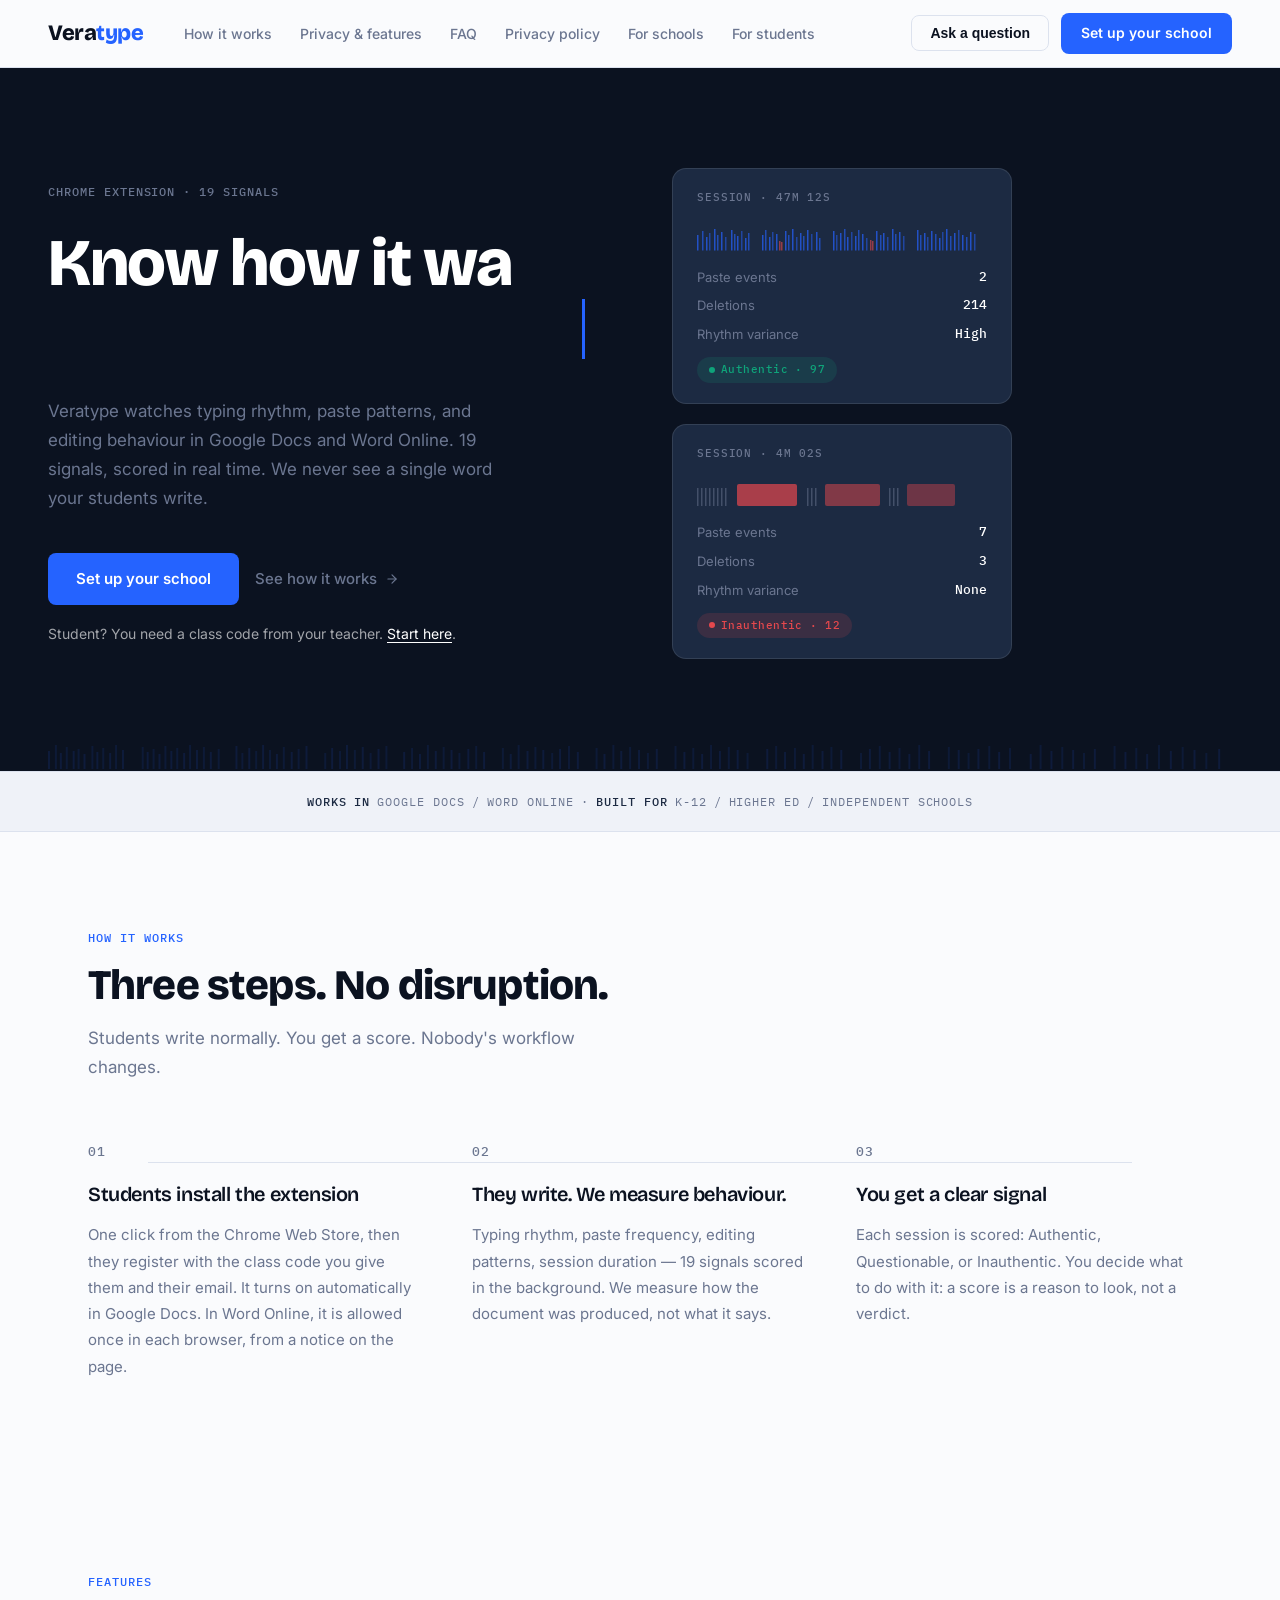
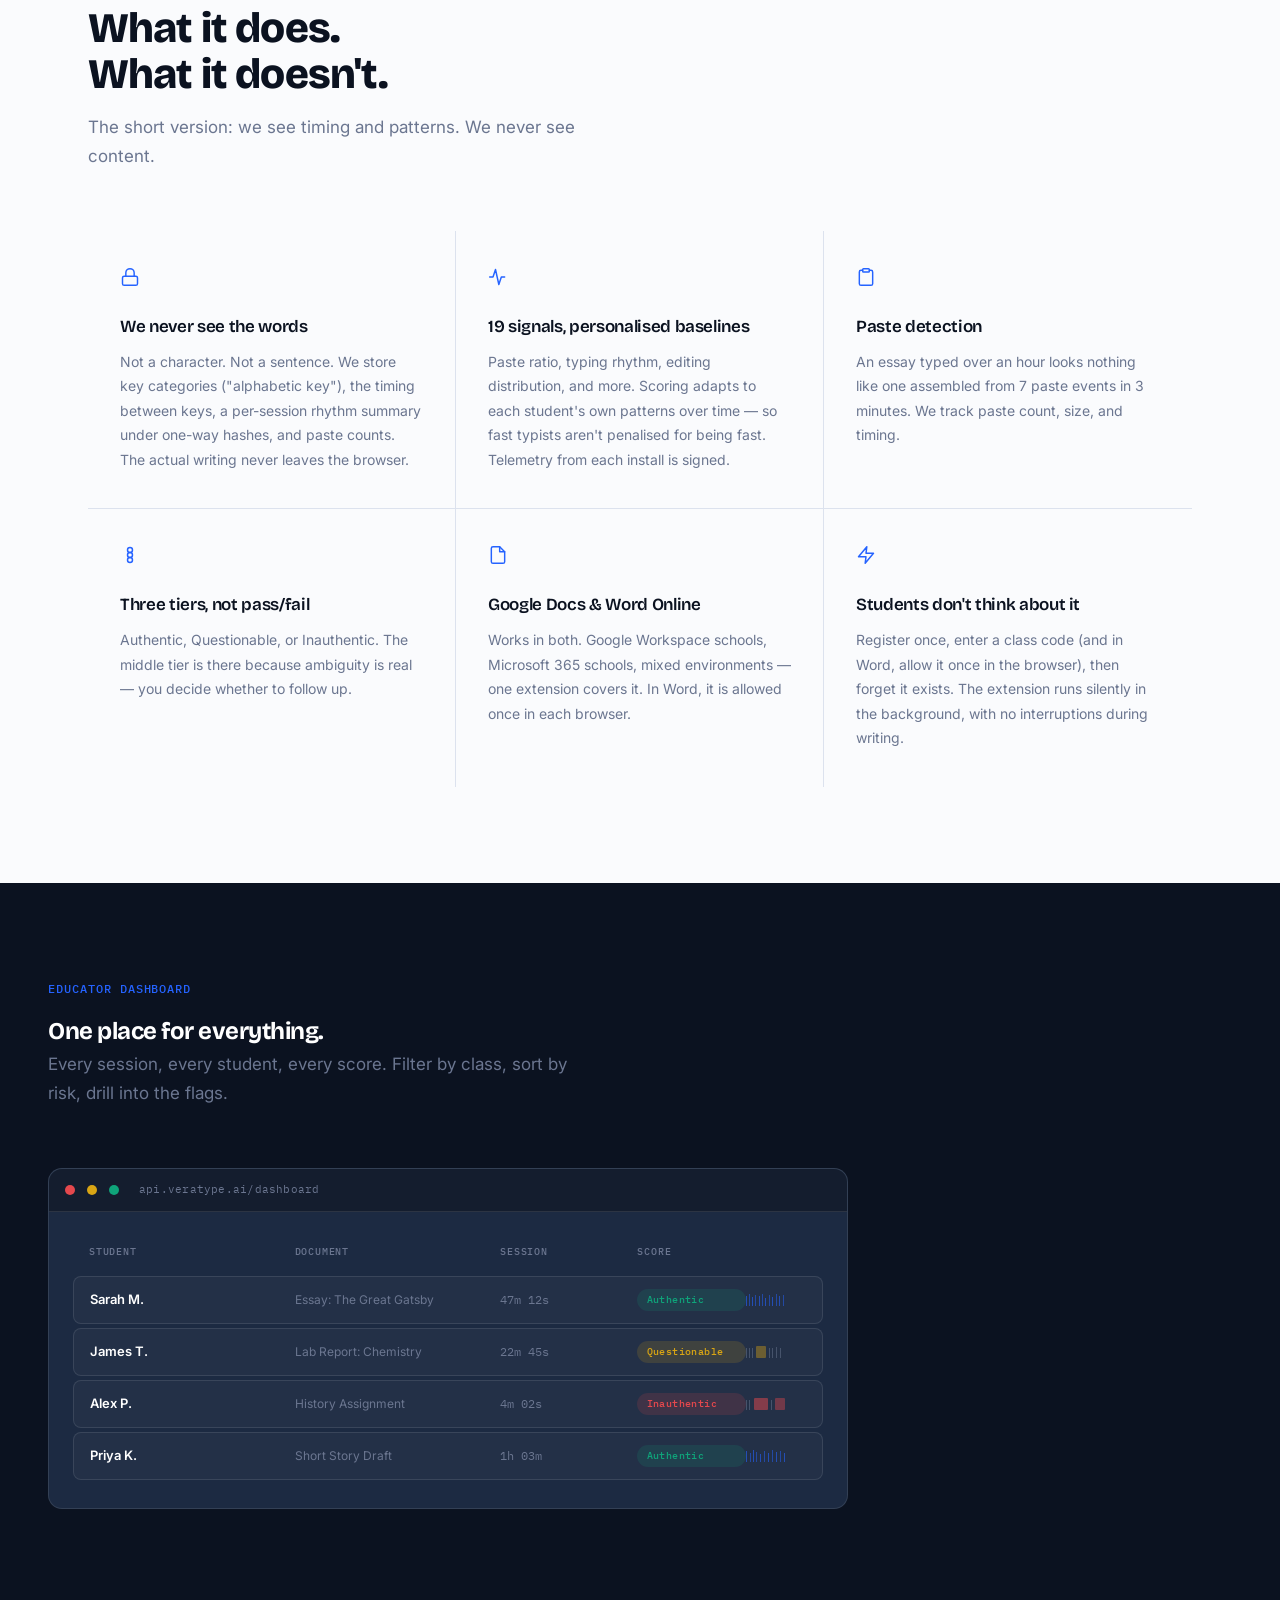
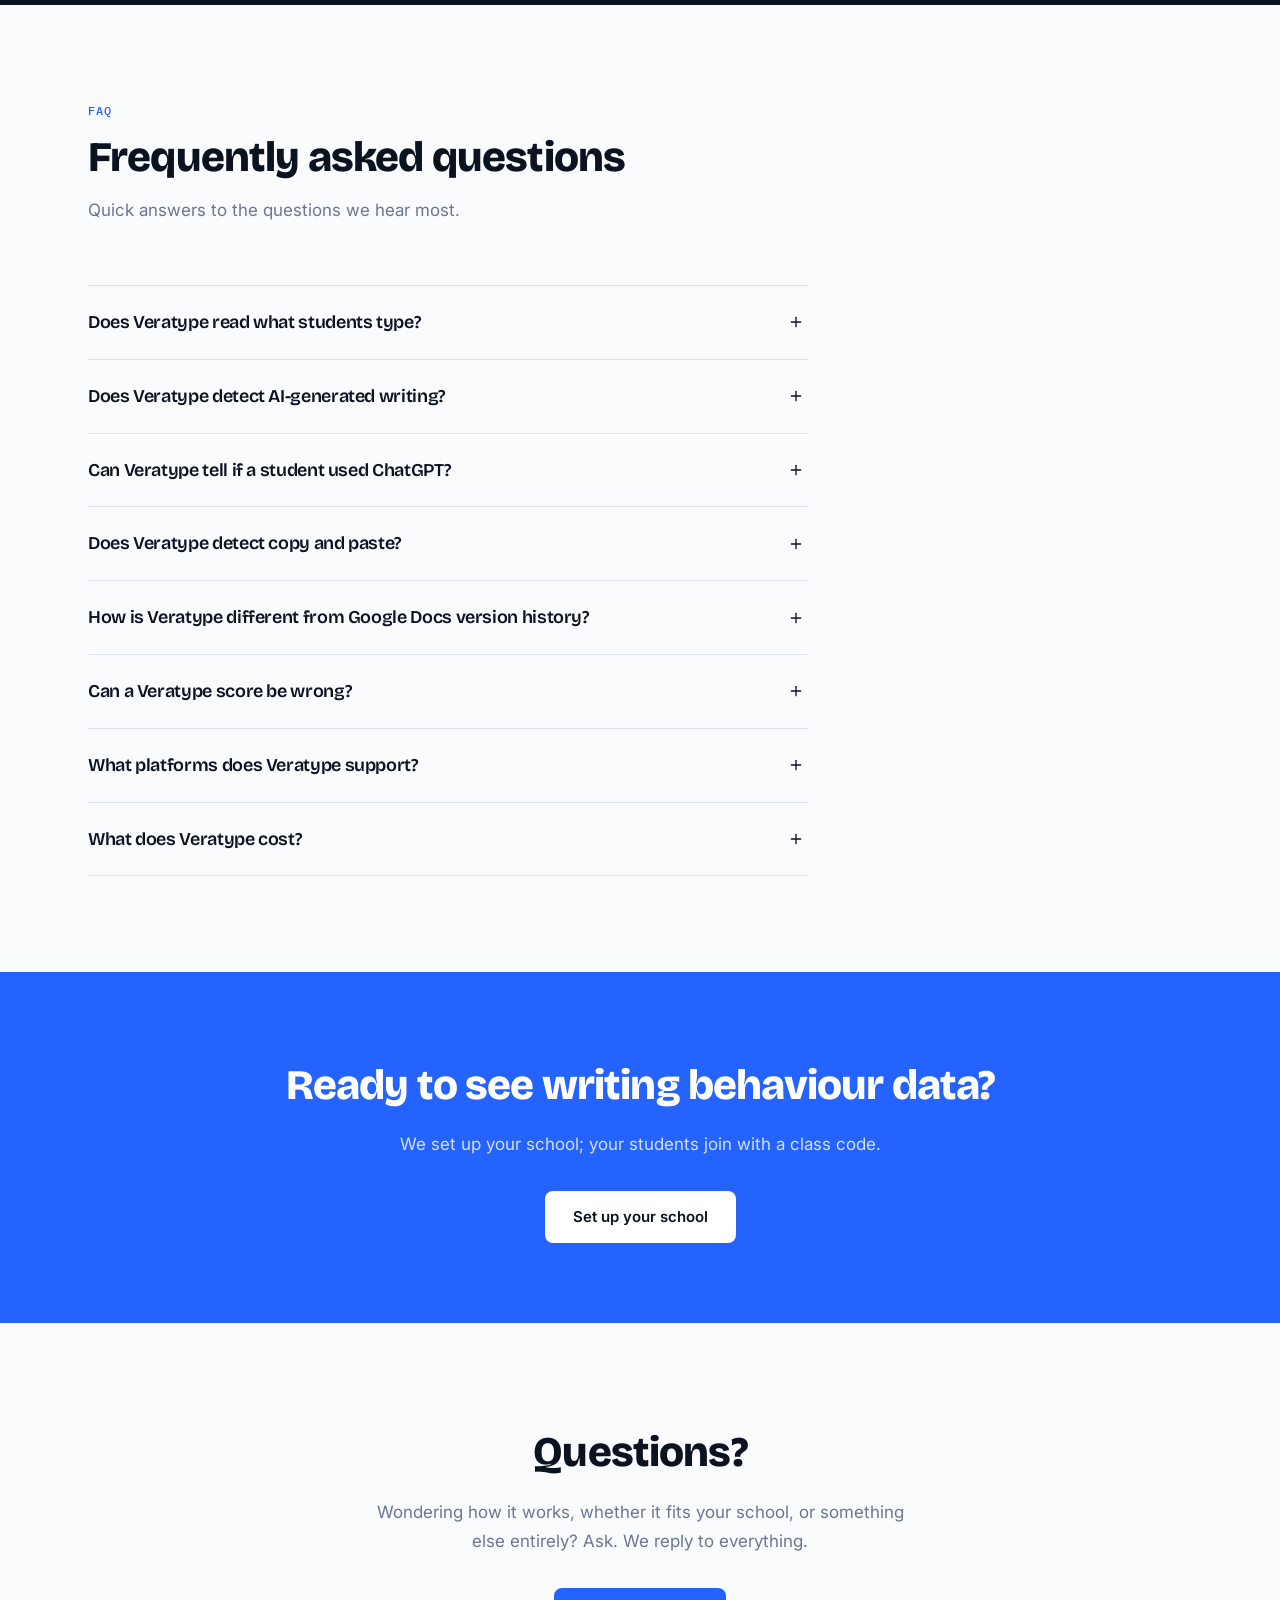
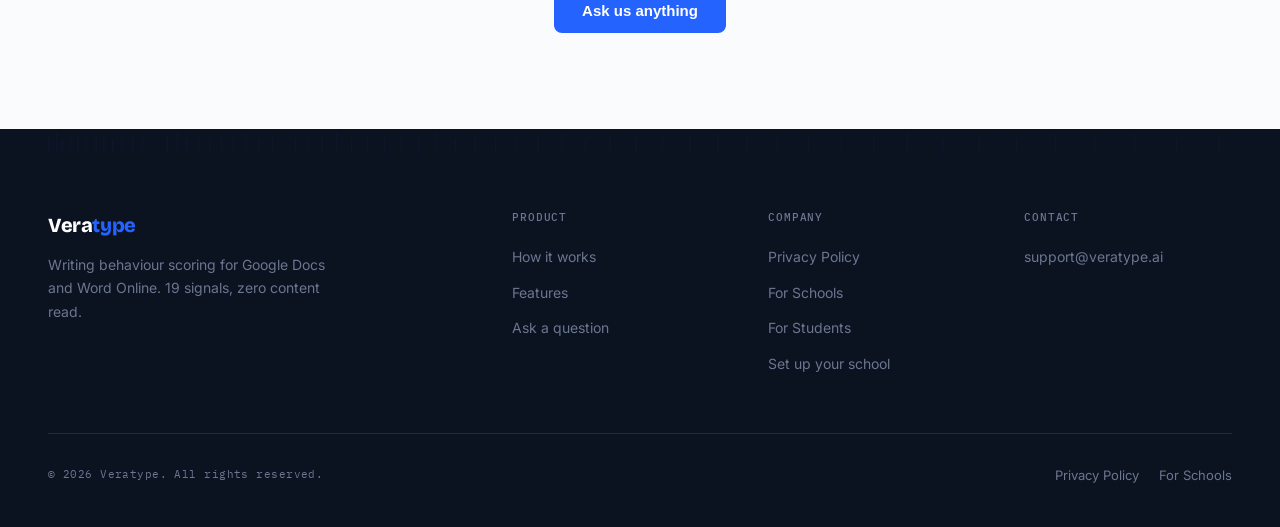
<file: index.html>
<!DOCTYPE html>
<html lang="en">
<head>
  <meta charset="UTF-8" />
  <meta name="viewport" content="width=device-width, initial-scale=1.0" />
  <title>Veratype — Writing Behaviour Scoring for Google Docs & Word Online</title>
  <meta name="description" content="Veratype scores writing behaviour — typing rhythm, paste patterns, editing flow — across 19 signals in Google Docs and Word Online. Chrome extension. Never reads student work." />
  <link rel="canonical" href="https://veratype.ai/" />
  <!-- Proves to Google Search Console that we own this site. Keep it: removing it un-verifies the property. -->
  <meta name="google-site-verification" content="XEW4a0Z9uH8AMu2yNda2cRHc8w7mqOz5U4ZIixmSzFA" />
  <meta property="og:title" content="Veratype — Writing Behaviour Scoring for Google Docs & Word Online" />
  <meta property="og:description" content="Scores writing behaviour across 19 signals in Google Docs and Word Online. Chrome extension for educators. Never reads student work." />
  <meta property="og:type" content="website" />
  <meta property="og:url" content="https://veratype.ai/" />
  <meta property="og:image" content="https://veratype.ai/og-image.png" />
  <meta property="og:image:width" content="1200" />
  <meta property="og:image:height" content="630" />
  <meta property="og:image:alt" content="Veratype — Writing Behaviour Scoring for Google Docs and Word Online" />
  <meta property="og:site_name" content="Veratype" />
  <meta name="twitter:card" content="summary_large_image" />
  <meta name="twitter:title" content="Veratype — Writing Behaviour Scoring for Google Docs & Word Online" />
  <meta name="twitter:description" content="Scores writing behaviour across 19 signals in Google Docs and Word Online. Chrome extension. Never reads student work." />
  <meta name="twitter:image" content="https://veratype.ai/og-image.png" />
  <meta name="twitter:image:alt" content="Veratype — Writing Behaviour Scoring for Google Docs and Word Online" />
  <meta name="theme-color" content="#0B1220" />
  <link rel="icon" type="image/png" sizes="32x32" href="favicon-32.png">
  <link rel="icon" type="image/png" sizes="16x16" href="favicon-16.png">
  <link rel="preconnect" href="https://fonts.googleapis.com" />
  <link rel="preconnect" href="https://fonts.gstatic.com" crossorigin />
  <script type="application/ld+json">
  [
    {
      "@context": "https://schema.org",
      "@type": "SoftwareApplication",
      "name": "Veratype",
      "url": "https://veratype.ai",
      "applicationCategory": "EducationalApplication",
      "applicationSubCategory": "Academic Integrity",
      "operatingSystem": "Chrome",
      "browserRequirements": "Requires Google Chrome",
      "description": "Veratype scores writing behaviour — typing rhythm, paste patterns, editing flow — across 19 signals in Google Docs and Word Online. Chrome extension. Never reads student work.",
      "featureList": [
        "Writing process verification",
        "Paste pattern analysis",
        "19 behavioural signal scoring",
        "Google Docs support",
        "Student privacy protection",
        "Educator dashboard"
      ],
      "installUrl": "https://chromewebstore.google.com/detail/dfjbbmkhmiplmnpcpoeijcimiajknmea"
    },
    {
      "@context": "https://schema.org",
      "@type": "WebSite",
      "name": "Veratype",
      "alternateName": ["Veratype.ai", "VeraType"],
      "url": "https://veratype.ai/"
    },
    {
      "@context": "https://schema.org",
      "@type": "Organization",
      "name": "Veratype",
      "url": "https://veratype.ai",
      "logo": "https://veratype.ai/favicon.svg",
      "contactPoint": {
        "@type": "ContactPoint",
        "email": "support@veratype.ai",
        "contactType": "customer support"
      },
      "sameAs": [
        "https://chromewebstore.google.com/detail/dfjbbmkhmiplmnpcpoeijcimiajknmea",
        "https://www.linkedin.com/company/veratype/"
      ]
    },
    {
      "@context": "https://schema.org",
      "@type": "FAQPage",
      "mainEntity": [
        {
          "@type": "Question",
          "name": "Does Veratype read what students type?",
          "acceptedAnswer": {
            "@type": "Answer",
            "text": "No. Veratype never stores or reads student writing. It analyzes behavioural patterns — keystroke timing, paste events, editing flow. Typing rhythm for common key pairs is kept only as a per-session summary under one-way hashes — how often and how fast, in no order. The actual words never leave the browser."
          }
        },
        {
          "@type": "Question",
          "name": "Does Veratype detect AI-generated writing?",
          "acceptedAnswer": {
            "@type": "Answer",
            "text": "No, and it does not try to. Veratype shows how a document was produced: it scores 19 behavioural signals such as paste ratio, typing rhythm, editing distribution and session duration. A score is a reason to have a conversation, not proof of anything. Telemetry from each install is signed, so it cannot be altered on the way or submitted by someone else."
          }
        },
        {
          "@type": "Question",
          "name": "Can Veratype tell if a student used ChatGPT?",
          "acceptedAnswer": {
            "@type": "Answer",
            "text": "Not directly, and it does not claim to. Veratype is not an AI detector: it cannot see which tools a student has open, and it never reads what the text says. What it shows is how the text arrived in the document. Writing that is typed and revised over several sittings looks different from text that arrives in a few large pastes, or faster than a person can type. That difference is where a conversation with the student can start."
          }
        },
        {
          "@type": "Question",
          "name": "Does Veratype detect copy and paste?",
          "acceptedAnswer": {
            "@type": "Answer",
            "text": "Yes. It counts each paste and how many characters it brought in, and it tells apart text moved around inside the document from text brought in from somewhere else. It never sees what was pasted."
          }
        },
        {
          "@type": "Question",
          "name": "How is Veratype different from Google Docs version history?",
          "acceptedAnswer": {
            "@type": "Answer",
            "text": "Version history shows what a document said at each point, one document at a time, and someone has to read through it. Veratype gives each document a score and a short list of reasons, for a whole class at once, without anyone reading the text. The score can tell you which version histories are worth opening."
          }
        },
        {
          "@type": "Question",
          "name": "Can a Veratype score be wrong?",
          "acceptedAnswer": {
            "@type": "Answer",
            "text": "Yes. A score is an indicator, not evidence. A student who pastes in their own notes, or types up a handwritten draft, can produce a session that looks unusual. That is why Veratype shows the reasons behind every score, and why any academic decision has to be made by a person. Educators can also record an assistive-input accommodation for a student, so that signals which assume typed keys are left out."
          }
        },
        {
          "@type": "Question",
          "name": "What platforms does Veratype support?",
          "acceptedAnswer": {
            "@type": "Answer",
            "text": "Veratype works in Google Docs and Word Online (including word.office.com, word.cloud.microsoft, SharePoint, and OneDrive) via a Chrome extension. It starts on its own in Google Docs. In Word, it is allowed once in each browser: a notice on the Word page tells the student how, and nothing is recorded there until they do."
          }
        },
        {
          "@type": "Question",
          "name": "What does Veratype cost?",
          "acceptedAnswer": {
            "@type": "Answer",
            "text": "Veratype is sold by the year to instructors, departments and whole colleges. Students never pay. Plans and prices are on the Set up your school page."
          }
        }
      ]
    }
  ]
  </script>
  <link rel="preload" href="https://fonts.googleapis.com/css2?family=Bricolage+Grotesque:wght@600;800&display=swap" as="style" />
  <link href="https://fonts.googleapis.com/css2?family=Bricolage+Grotesque:wght@600;800&family=Inter:wght@400;500;600&family=IBM+Plex+Mono:wght@400;500&display=swap" rel="stylesheet" />
  <link rel="stylesheet" href="site.css" />
  <style>

    :root {
      --ink:        #0B1220;
      --ink-soft:   #1C2A42;
      --paper:      #FAFBFD;
      --paper-dim:  #EFF2F8;
      --pulse:      #2563FF;
      --pulse-deep: #1D4FD8;
      --authentic:  #0FA47A;
      --flagged:    #E5484D;
      --caution:    #D9A514;
      --line:       #DCE2EE;
      --line-dark:  rgba(255,255,255,0.10);
      --mono-dim:   #6B7690;
    }

    body {
      font-family: 'Inter', -apple-system, BlinkMacSystemFont, sans-serif;
      background: var(--paper);
      color: var(--ink);
      line-height: 1.6;
      font-size: 16px;
      overflow-x: hidden;
    }

    /* ─── TYPOGRAPHY ─────────────────────────────────── */
    h1, h2, .section h2 {
      font-family: 'Bricolage Grotesque', sans-serif;
      letter-spacing: -0.02em;
    }

    /* ─── ACCESSIBILITY ──────────────────────────────── */

    .sr-only {
      position: absolute;
      width: 1px;
      height: 1px;
      padding: 0;
      margin: -1px;
      overflow: hidden;
      clip: rect(0,0,0,0);
      white-space: nowrap;
      border: 0;
    }

/* ─── NAV ─────────────────────────────────────────── */
    nav {
      position: sticky;
      top: 0;
      z-index: 100;
      background: rgba(250,251,253,0.85);
      border-bottom: 1px solid var(--line);
      display: flex;
      align-items: center;
      justify-content: space-between;
      padding: 0 48px;
      height: 68px;
      transition: background 0.2s, backdrop-filter 0.2s;
    }

    nav.scrolled {
      backdrop-filter: blur(8px);
      -webkit-backdrop-filter: blur(8px);
    }

    .nav-links a {
      color: var(--mono-dim);
      text-decoration: none;
      font-size: 14px;
      font-weight: 500;
      position: relative;
      transition: color 0.15s ease-out;
    }

    .nav-right {
      display: flex;
      align-items: center;
      gap: 12px;
    }

    .btn-ghost {
      padding: 9px 18px;
      border: 1.5px solid var(--line);
      border-radius: 8px;
      color: var(--ink);
      font-size: 14px;
      font-weight: 600;
      text-decoration: none;
      background: none;
      cursor: pointer;
      transition: border-color 0.15s ease-out, color 0.15s ease-out;
    }
    .btn-ghost:hover { border-color: var(--pulse); color: var(--pulse); }

    .btn-primary {
      padding: 9px 20px;
      background: var(--pulse);
      border-radius: 8px;
      color: #fff;
      font-size: 14px;
      font-weight: 600;
      text-decoration: none;
      border: none;
      cursor: pointer;
      transition: background 0.15s ease-out, transform 0.15s ease-out;
    }
    .btn-primary:hover { background: var(--pulse-deep); transform: translateY(-1px); }

    /* ─── HERO ────────────────────────────────────────── */
    .hero {
      background: var(--ink);
      padding: 100px 48px 0;
      overflow: hidden;
      position: relative;
    }

    .hero-inner {
      max-width: 1200px;
      margin: 0 auto;
      display: grid;
      grid-template-columns: 1fr 1fr;
      gap: 64px;
      align-items: center;
    }

    .hero-content {
      position: relative;
    }

    .hero-eyebrow {
      font-family: 'IBM Plex Mono', monospace;
      font-size: 12px;
      font-weight: 500;
      letter-spacing: 0.08em;
      text-transform: uppercase;
      color: var(--mono-dim);
      margin-bottom: 28px;
    }

    .hero h1 {
      font-size: clamp(40px, 5.2vw, 68px);
      font-weight: 800;
      color: #fff;
      line-height: 1.05;
      margin-bottom: 24px;
    }

    .hero-headline-wrap {
      position: relative;
    }

    .hero-sub {
      font-size: 17px;
      color: var(--mono-dim);
      line-height: 1.7;
      margin-bottom: 40px;
      max-width: 480px;
    }

    .hero-actions {
      display: flex;
      align-items: center;
      gap: 16px;
      flex-wrap: wrap;
    }

    .btn-hero-primary {
      display: inline-flex;
      align-items: center;
      gap: 8px;
      padding: 14px 28px;
      background: var(--pulse);
      border-radius: 8px;
      color: #fff;
      font-size: 15px;
      font-weight: 600;
      text-decoration: none;
      border: none;
      cursor: pointer;
      transition: background 0.15s ease-out, transform 0.15s ease-out;
    }
    .btn-hero-primary:hover { background: var(--pulse-deep); transform: translateY(-1px); }

    .btn-hero-secondary {
      display: inline-flex;
      align-items: center;
      gap: 8px;
      color: var(--mono-dim);
      font-size: 15px;
      font-weight: 500;
      text-decoration: none;
      transition: color 0.15s ease-out;
    }
    .btn-hero-secondary:hover { color: #fff; }

    .hero-student { margin-top: 18px; font-size: 14px; color: rgba(255,255,255,0.62); }
    .hero-student a { color: #fff; text-decoration: underline; text-underline-offset: 3px; }

    /* Hero demo cards */
    .hero-visual {
      display: flex;
      flex-direction: column;
      gap: 20px;
    }

    .demo-card {
      background: var(--ink-soft);
      border: 1px solid var(--line-dark);
      border-radius: 14px;
      padding: 20px 24px;
      width: 100%;
      max-width: 340px;
    }

    .demo-card-header {
      font-family: 'IBM Plex Mono', monospace;
      font-size: 11px;
      font-weight: 500;
      letter-spacing: 0.08em;
      text-transform: uppercase;
      color: var(--mono-dim);
      margin-bottom: 16px;
    }

    .demo-card .rhythm-strip {
      margin-bottom: 16px;
      height: 28px;
      overflow: hidden;
    }

    .demo-card-stats {
      display: flex;
      flex-direction: column;
      gap: 8px;
    }

    .demo-stat-row {
      display: flex;
      justify-content: space-between;
      align-items: center;
    }

    .demo-stat-row .lbl {
      font-size: 13px;
      color: var(--mono-dim);
    }

    .demo-stat-row .val {
      font-family: 'IBM Plex Mono', monospace;
      font-size: 13px;
      font-weight: 500;
      color: #fff;
    }

    .demo-badge {
      display: inline-flex;
      align-items: center;
      gap: 6px;
      padding: 4px 12px;
      border-radius: 999px;
      font-family: 'IBM Plex Mono', monospace;
      font-size: 11px;
      font-weight: 500;
      letter-spacing: 0.04em;
      margin-top: 12px;
    }

    .demo-badge.authentic {
      background: rgba(15,164,122,0.15);
      color: var(--authentic);
    }

    .demo-badge.inauthentic {
      background: rgba(229,72,77,0.15);
      color: var(--flagged);
    }

    .demo-badge-dot {
      width: 6px;
      height: 6px;
      border-radius: 50%;
      background: currentColor;
    }

    /* ─── RHYTHM STRIP SVGs ──────────────────────────── */
    .rhythm-strip-divider {
      display: block;
      width: 100%;
      height: 32px;
      opacity: 0.35;
    }

    .rhythm-strip-footer {
      display: block;
      width: 100%;
      height: 24px;
      opacity: 0.25;
    }

    /* ─── PLATFORMS BAND ──────────────────────────────── */
    .platforms-band {
      background: var(--paper-dim);
      border-top: 1px solid var(--line);
      border-bottom: 1px solid var(--line);
      padding: 20px 48px;
      text-align: center;
    }

    .platforms-text {
      font-family: 'IBM Plex Mono', monospace;
      font-size: 12px;
      font-weight: 400;
      letter-spacing: 0.08em;
      text-transform: uppercase;
      color: var(--mono-dim);
    }

    .platforms-text strong {
      font-weight: 500;
      color: var(--ink-soft);
    }

    /* ─── SECTION COMMON ──────────────────────────────── */
    .section {
      padding: 96px 48px;
      max-width: 1200px;
      margin: 0 auto;
    }

    .section-eyebrow {
      font-family: 'IBM Plex Mono', monospace;
      font-size: 12px;
      font-weight: 500;
      letter-spacing: 0.08em;
      text-transform: uppercase;
      color: var(--pulse);
      margin-bottom: 14px;
    }

    .section h2 {
      font-size: clamp(28px, 3.4vw, 42px);
      font-weight: 800;
      color: var(--ink);
      line-height: 1.1;
      margin-bottom: 16px;
    }

    .section-sub {
      font-size: 17px;
      color: var(--mono-dim);
      max-width: 540px;
      line-height: 1.7;
      margin-bottom: 60px;
    }

    /* ─── HOW IT WORKS ────────────────────────────────── */
    .steps {
      display: grid;
      grid-template-columns: repeat(3, 1fr);
      gap: 48px;
      position: relative;
    }

    .steps-rule {
      position: absolute;
      top: 20px;
      left: 60px;
      right: 60px;
      height: 1px;
      background: var(--line);
      transform-origin: left;
      transform: scaleX(0);
      transition: none;
    }

    .steps-rule.drawn {
      transform: scaleX(1);
    }

    @media (prefers-reduced-motion: no-preference) {
      .steps-rule.drawn {
        transition: transform 0.4s ease-out;
      }
    }

    .step-item {
      position: relative;
    }

    .step-num {
      font-family: 'IBM Plex Mono', monospace;
      font-size: 13px;
      font-weight: 500;
      letter-spacing: 0.08em;
      color: var(--mono-dim);
      margin-bottom: 16px;
    }

    .step-item h3 {
      font-family: 'Bricolage Grotesque', sans-serif;
      font-size: 20px;
      font-weight: 600;
      color: var(--ink);
      letter-spacing: -0.02em;
      margin-bottom: 12px;
    }

    .step-item p {
      font-size: 15px;
      color: var(--mono-dim);
      line-height: 1.75;
    }

    /* ─── FEATURES ────────────────────────────────────── */
    .features-grid {
      display: grid;
      grid-template-columns: repeat(3, 1fr);
      gap: 0;
    }

    .feature-card {
      padding: 36px 32px;
      border-bottom: 1px solid var(--line);
      border-right: 1px solid var(--line);
    }

    .feature-card:nth-child(3n) {
      border-right: none;
    }

    .feature-card:nth-child(n+4) {
      border-bottom: none;
    }

    .feature-icon {
      margin-bottom: 18px;
      color: var(--pulse);
    }

    .feature-card h3 {
      font-family: 'Bricolage Grotesque', sans-serif;
      font-size: 17px;
      font-weight: 600;
      color: var(--ink);
      letter-spacing: -0.02em;
      margin-bottom: 10px;
      transition: color 0.15s ease-out;
    }

    .feature-card:hover h3 {
      color: var(--pulse);
    }

    .feature-card p {
      font-size: 14px;
      color: var(--mono-dim);
      line-height: 1.75;
    }

    /* ─── DASHBOARD SECTION ───────────────────────────── */
    .dashboard-section {
      background: var(--ink);
      padding: 96px 48px;
    }

    .dashboard-section .section-eyebrow {
      color: var(--pulse);
    }

    .dashboard-section h2 {
      color: #fff;
    }

    .dashboard-section .section-sub {
      color: var(--mono-dim);
    }

    .dashboard-inner {
      max-width: 1200px;
      margin: 0 auto;
    }

    .dashboard-mock {
      background: var(--ink-soft);
      border: 1px solid var(--line-dark);
      border-radius: 14px;
      overflow: hidden;
      max-width: 800px;
    }

    .dm-chrome {
      display: flex;
      align-items: center;
      gap: 8px;
      padding: 12px 16px;
      background: rgba(0,0,0,0.3);
      border-bottom: 1px solid var(--line-dark);
    }

    .dm-dot { width: 10px; height: 10px; border-radius: 50%; }

    .dm-url {
      font-family: 'IBM Plex Mono', monospace;
      font-size: 11px;
      color: var(--mono-dim);
      margin-left: 12px;
      letter-spacing: 0.02em;
    }

    .dm-body {
      padding: 24px;
    }

    .dm-table-header {
      display: grid;
      grid-template-columns: 1.5fr 1.5fr 1fr 0.8fr 60px;
      padding: 8px 16px;
      margin-bottom: 8px;
    }

    .dm-table-header span {
      font-family: 'IBM Plex Mono', monospace;
      font-size: 10px;
      font-weight: 500;
      letter-spacing: 0.08em;
      text-transform: uppercase;
      color: var(--mono-dim);
    }

    .dm-row {
      display: grid;
      grid-template-columns: 1.5fr 1.5fr 1fr 0.8fr 60px;
      align-items: center;
      padding: 12px 16px;
      border-radius: 8px;
      margin-bottom: 4px;
      background: rgba(255,255,255,0.03);
      border: 1px solid var(--line-dark);
    }

    .dm-row .name {
      font-size: 13px;
      font-weight: 600;
      color: #fff;
    }

    .dm-row .doc {
      font-size: 12px;
      color: var(--mono-dim);
    }

    .dm-row .session {
      font-family: 'IBM Plex Mono', monospace;
      font-size: 12px;
      color: var(--mono-dim);
    }

    .dm-pill {
      font-family: 'IBM Plex Mono', monospace;
      font-size: 10px;
      font-weight: 500;
      padding: 3px 10px;
      border-radius: 999px;
      letter-spacing: 0.04em;
    }
    .dm-pill.green  { background: rgba(15,164,122,0.15); color: var(--authentic); }
    .dm-pill.yellow { background: rgba(217,165,20,0.15); color: var(--caution); }
    .dm-pill.red    { background: rgba(229,72,77,0.15); color: var(--flagged); }

    .dm-row .mini-strip {
      width: 40px;
      height: 16px;
    }

    /* ─── FAQ ─────────────────────────────────────────── */
    .faq-list {
      display: flex;
      flex-direction: column;
      max-width: 720px;
    }

    .faq-list details {
      border-bottom: 1px solid var(--line);
    }

    .faq-list details:first-child {
      border-top: 1px solid var(--line);
    }

    .faq-list summary {
      padding: 22px 0;
      font-family: 'Bricolage Grotesque', sans-serif;
      font-size: 18px;
      font-weight: 600;
      color: var(--ink);
      cursor: pointer;
      list-style: none;
      display: flex;
      align-items: center;
      justify-content: space-between;
      letter-spacing: -0.02em;
    }

    .faq-list summary::-webkit-details-marker { display: none; }

    .faq-indicator {
      width: 24px;
      height: 24px;
      display: flex;
      align-items: center;
      justify-content: center;
      flex-shrink: 0;
      margin-left: 16px;
      transition: transform 0.15s ease-out;
    }

    details[open] .faq-indicator {
      transform: rotate(45deg);
    }

    .faq-list details div {
      padding: 0 0 22px;
      font-size: 15px;
      color: var(--mono-dim);
      line-height: 1.7;
    }

    /* ─── CTA BAND ────────────────────────────────────── */
    .cta-band {
      background: var(--pulse);
      padding: 80px 48px;
      text-align: center;
    }

    .cta-band h2 {
      font-family: 'Bricolage Grotesque', sans-serif;
      font-size: clamp(28px, 3.4vw, 42px);
      font-weight: 800;
      color: #fff;
      letter-spacing: -0.02em;
      margin-bottom: 12px;
    }

    .cta-band p {
      font-size: 17px;
      color: rgba(255,255,255,0.8);
      margin-bottom: 32px;
    }

    .btn-cta-white {
      display: inline-flex;
      align-items: center;
      gap: 8px;
      padding: 14px 28px;
      background: #fff;
      border-radius: 8px;
      color: var(--ink);
      font-size: 15px;
      font-weight: 600;
      text-decoration: none;
      border: none;
      cursor: pointer;
      transition: transform 0.15s ease-out;
    }
    .btn-cta-white:hover { transform: translateY(-1px); }

    /* ─── CONTACT CTA SECTION ─────────────────────────── */
    .contact-cta {
      padding: 96px 48px;
      text-align: center;
      background: var(--paper);
    }

    .contact-cta h2 {
      font-family: 'Bricolage Grotesque', sans-serif;
      font-size: clamp(28px, 3.4vw, 42px);
      font-weight: 800;
      color: var(--ink);
      letter-spacing: -0.02em;
      margin-bottom: 12px;
    }

    .contact-cta p {
      font-size: 17px;
      color: var(--mono-dim);
      max-width: 540px;
      margin: 0 auto 32px;
      line-height: 1.7;
    }

    /* ─── FOOTER ──────────────────────────────────────── */
    footer {
      background: var(--ink);
      padding: 0 48px 40px;
    }

    .footer-strip-border {
      height: 24px;
      width: 100%;
      margin-bottom: 56px;
    }

    .footer-col a {
      color: var(--mono-dim);
      text-decoration: none;
      font-size: 14px;
      transition: color 0.15s ease-out;
    }

    .footer-bottom-links a {
      color: var(--mono-dim);
      text-decoration: none;
      font-size: 13px;
      transition: color 0.15s ease-out;
    }

    /* ─── CONTACT MODAL ───────────────────────────────── */
    .modal-overlay {
      position: fixed;
      inset: 0;
      background: rgba(11, 18, 32, 0.6);
      display: flex;
      align-items: center;
      justify-content: center;
      padding: 24px;
      z-index: 1000;
      backdrop-filter: blur(4px);
      -webkit-backdrop-filter: blur(4px);
    }
    .modal-overlay[hidden] { display: none; }

    .modal-card {
      background: var(--paper);
      border-radius: 16px;
      padding: 40px;
      max-width: 480px;
      width: 100%;
      position: relative;
      box-shadow: 0 24px 64px rgba(0,0,0,0.25);
    }

    .modal-close {
      position: absolute;
      top: 14px;
      right: 18px;
      background: none;
      border: none;
      font-size: 26px;
      line-height: 1;
      cursor: pointer;
      color: var(--mono-dim);
      padding: 4px 8px;
    }
    .modal-close:hover { color: var(--ink); }

    .modal-card h2 {
      font-family: 'Bricolage Grotesque', sans-serif;
      font-size: 22px;
      font-weight: 800;
      color: var(--ink);
      letter-spacing: -0.02em;
      margin-bottom: 8px;
    }
    .modal-card > p {
      font-size: 14px;
      color: var(--mono-dim);
      margin-bottom: 24px;
    }

    .modal-field { margin-bottom: 16px; }
    .modal-field label {
      display: block;
      font-size: 13px;
      font-weight: 600;
      color: var(--ink);
      margin-bottom: 6px;
    }
    .modal-field input,
    .modal-field textarea {
      width: 100%;
      padding: 12px 16px;
      border: 1.5px solid var(--line);
      border-radius: 8px;
      font-size: 15px;
      font-family: inherit;
      color: var(--ink);
      background: #fff;
      outline: none;
      transition: border-color 0.15s;
      box-sizing: border-box;
    }
    .modal-field input:focus,
    .modal-field textarea:focus { border-color: var(--pulse); }
    .modal-field textarea { resize: vertical; min-height: 110px; }

    .modal-submit {
      width: 100%;
      padding: 14px;
      margin-top: 8px;
      background: var(--pulse);
      border: none;
      border-radius: 8px;
      color: #fff;
      font-size: 15px;
      font-weight: 600;
      font-family: inherit;
      cursor: pointer;
      transition: background 0.15s ease-out;
    }
    .modal-submit:hover { background: var(--pulse-deep); }
    .modal-submit:disabled { opacity: 0.4; cursor: not-allowed; }
    .modal-status {
      font-size: 13px;
      color: var(--flagged);
      text-align: center;
      margin-top: 10px;
      min-height: 18px;
    }

    /* ─── RESPONSIVE ──────────────────────────────────── */
    .nav-toggle {
      display: none;
      background: none;
      border: none;
      cursor: pointer;
      padding: 8px;
      color: var(--ink);
    }

    /* The full bar needs about 1,200px (six links and two buttons). Below
       that the links move into the menu, instead of every label wrapping onto
       two lines as they did. */
    .nav-links a, .nav-right a, .nav-right button { white-space: nowrap; }
    @media (max-width: 1200px) {
      .nav-links { display: none; }
      .nav-toggle { display: block; }
      .nav-right .btn-ghost { display: none; }
    }

    @media (max-width: 960px) {
      nav { padding: 0 24px; }
      .nav-links { display: none; }
      .nav-toggle { display: block; }
      .nav-right .btn-ghost { display: none; }
      .hero { padding: 72px 24px 0; }
      .hero-inner { grid-template-columns: 1fr; gap: 48px; }
      .hero-visual { justify-items: center; }
      .demo-card { max-width: 100%; }
      .steps { grid-template-columns: 1fr; gap: 32px; }
      .steps-rule { display: none; }
      .features-grid { grid-template-columns: 1fr; }
      .feature-card { border-right: none !important; border-bottom: 1px solid var(--line) !important; }
      .feature-card:last-child { border-bottom: none !important; }
      .dm-table-header, .dm-row { grid-template-columns: 1.5fr 1fr 0.8fr; }
      .dm-table-header span:nth-child(2), .dm-row .doc,
      .dm-table-header span:nth-child(5), .dm-row .mini-strip { display: none; }
      .footer-top { grid-template-columns: 1fr 1fr; }
      .section { padding: 64px 24px; }
      .platforms-band { padding: 16px 24px; }
      .dashboard-section { padding: 64px 24px; }
      .cta-band { padding: 64px 24px; }
      .contact-cta { padding: 64px 24px; }
      footer { padding: 0 24px 32px; }
    }

    /* Fixed, like the sticky bar it hangs from. It was `absolute` with no
       positioned ancestor, so it sat 68px from the top of the DOCUMENT: once
       the page had scrolled, the menu opened out of sight. */
    .mobile-menu {
      display: none;
      position: fixed;
      top: 68px;
      left: 0;
      right: 0;
      background: var(--paper);
      border-bottom: 1px solid var(--line);
      padding: 16px 24px;
      box-shadow: 0 8px 24px rgba(0,0,0,0.08);
      z-index: 99;
    }
    .mobile-menu.open { display: flex; flex-direction: column; gap: 12px; }
    .mobile-menu a {
      color: var(--mono-dim);
      text-decoration: none;
      font-size: 15px;
      font-weight: 500;
      padding: 8px 0;
    }
    .mobile-menu a:hover { color: var(--ink); }

    @media (max-width: 600px) {
      .features-grid { grid-template-columns: 1fr; }
      .footer-top { grid-template-columns: 1fr; }
      .footer-bottom { flex-direction: column; align-items: flex-start; }
      .platforms-text { font-size: 11px; }
    }

    /* ─── REDUCED MOTION ──────────────────────────────── */
    @media (prefers-reduced-motion: reduce) {
      html { scroll-behavior: auto; }
      *, *::before, *::after {
        transition-duration: 0s !important;
        animation-duration: 0s !important;
      }
    }

    /* ─── TYPE-ON ANIMATION ───────────────────────────── */
    @media (prefers-reduced-motion: no-preference) {
      .hero-headline-animated .char {
        visibility: hidden;
      }
      .hero-headline-animated .char.visible {
        visibility: visible;
      }
      .hero-caret {
        display: inline-block;
        width: 3px;
        height: 0.9em;
        background: var(--pulse);
        margin-left: 2px;
        vertical-align: baseline;
        animation: blink 0.6s step-end infinite;
      }
      .hero-caret.fade {
        animation: caretFade 1s ease-out forwards;
      }
      @keyframes blink {
        50% { opacity: 0; }
      }
      @keyframes caretFade {
        to { opacity: 0; }
      }
    }
    @media (prefers-reduced-motion: reduce) {
      .hero-caret { display: none; }
    }

    /* ─── STRIP REVEAL ANIMATION ─────────────────────── */
    @media (prefers-reduced-motion: no-preference) {
      .strip-reveal {
        clip-path: inset(0 100% 0 0);
        animation: stripReveal 6s ease-out forwards;
      }
      @keyframes stripReveal {
        to { clip-path: inset(0 0 0 0); }
      }
    }
    @media (prefers-reduced-motion: reduce) {
      .strip-reveal {
        clip-path: none;
      }
    }

    /* Machine strip paste pulse */
    @media (prefers-reduced-motion: no-preference) {
      .paste-pulse {
        animation: pastePulse 2s ease-out 1s 1;
      }
      @keyframes pastePulse {
        0%, 100% { opacity: 0.7; }
        50% { opacity: 1; }
      }
    }
  </style>
</head>
<body>

  <a href="#main" class="skip-link">Skip to content</a>

  <!-- NAV -->
  <nav>
    <div class="nav-left">
      <a href="/" class="nav-logo">Vera<span>type</span></a>
      <ul class="nav-links">
        <li><a href="#how-it-works">How it works</a></li>
        <li><a href="#features">Privacy & features</a></li>
        <li><a href="#faq">FAQ</a></li>
        <li><a href="/privacy">Privacy policy</a></li>
        <li><a href="/trust">For schools</a></li>
        <li><a href="/students">For students</a></li>
      </ul>
    </div>
    <div class="nav-right">
      <button type="button" class="btn-ghost" id="open-modal-nav">Ask a question</button>
      <a href="/get-started" class="btn-primary">Set up your school</a>
      <button type="button" class="nav-toggle" id="nav-toggle" aria-label="Toggle menu" aria-expanded="false">
        <svg width="24" height="24" viewBox="0 0 24 24" fill="none" stroke="currentColor" stroke-width="2" stroke-linecap="round"><line x1="3" y1="6" x2="21" y2="6"/><line x1="3" y1="12" x2="21" y2="12"/><line x1="3" y1="18" x2="21" y2="18"/></svg>
      </button>
    </div>
  </nav>
  <div class="mobile-menu" id="mobile-menu">
    <a href="#how-it-works">How it works</a>
    <a href="#features">Privacy & features</a>
    <a href="#faq">FAQ</a>
    <a href="/privacy">Privacy policy</a>
    <a href="/trust">For schools</a>
    <a href="/students">For students</a>
    <a href="/get-started">Set up your school</a>
    <a href="#" id="open-modal-mobile">Ask a question</a>
  </div>

  <!-- HERO -->
  <main id="main">
  <div class="hero">
    <div class="hero-inner">
      <div class="hero-content">
        <div class="hero-eyebrow">CHROME EXTENSION &middot; 19 SIGNALS</div>
        <div class="hero-headline-wrap" aria-hidden="true">
          <h1 class="hero-headline-animated" id="hero-headline">Know how it was written. Not what.</h1>
        </div>
        <p class="sr-only">Know how it was written. Not what.</p>
        <p class="hero-sub">
          Veratype watches typing rhythm, paste patterns, and editing behaviour in Google Docs and Word Online. 19 signals, scored in real time. We never see a single word your students write.
        </p>
        <div class="hero-actions">
          <a href="/get-started" class="btn-hero-primary">
            Set up your school
          </a>
          <a href="#how-it-works" class="btn-hero-secondary">
            See how it works
            <svg width="14" height="14" viewBox="0 0 24 24" fill="none" stroke="currentColor" stroke-width="2" stroke-linecap="round" stroke-linejoin="round"><line x1="5" y1="12" x2="19" y2="12"/><polyline points="12 5 19 12 12 19"/></svg>
          </a>
        </div>
        <p class="hero-student">Student? You need a class code from your teacher. <a href="/students">Start here</a>.</p>
      </div>
      <div class="hero-visual">
        <!-- Card A: Authentic -->
        <div class="demo-card">
          <div class="demo-card-header">SESSION &middot; 47m 12s</div>
          <div class="rhythm-strip strip-reveal">
            <svg width="280" height="28" viewBox="0 0 280 28" fill="none" xmlns="http://www.w3.org/2000/svg" aria-hidden="true">
              <rect x="0" y="12" width="1.5" height="16" fill="#2563FF" opacity="0.7"/>
              <rect x="5" y="8" width="1.5" height="20" fill="#2563FF" opacity="0.6"/>
              <rect x="9" y="14" width="1.5" height="14" fill="#2563FF" opacity="0.7"/>
              <rect x="12" y="10" width="1.5" height="18" fill="#2563FF" opacity="0.5"/>
              <rect x="17" y="6" width="1.5" height="22" fill="#2563FF" opacity="0.7"/>
              <rect x="20" y="12" width="1.5" height="16" fill="#2563FF" opacity="0.6"/>
              <rect x="24" y="9" width="1.5" height="19" fill="#2563FF" opacity="0.7"/>
              <rect x="28" y="14" width="1.5" height="14" fill="#2563FF" opacity="0.5"/>
              <rect x="34" y="7" width="1.5" height="21" fill="#2563FF" opacity="0.7"/>
              <rect x="37" y="11" width="1.5" height="17" fill="#2563FF" opacity="0.6"/>
              <rect x="40" y="13" width="1.5" height="15" fill="#2563FF" opacity="0.7"/>
              <rect x="44" y="8" width="1.5" height="20" fill="#2563FF" opacity="0.5"/>
              <rect x="48" y="15" width="1.5" height="13" fill="#2563FF" opacity="0.7"/>
              <rect x="51" y="10" width="1.5" height="18" fill="#2563FF" opacity="0.6"/>
              <!-- thinking pause -->
              <rect x="65" y="12" width="1.5" height="16" fill="#2563FF" opacity="0.7"/>
              <rect x="68" y="7" width="1.5" height="21" fill="#2563FF" opacity="0.6"/>
              <rect x="72" y="14" width="1.5" height="14" fill="#2563FF" opacity="0.7"/>
              <rect x="75" y="9" width="1.5" height="19" fill="#2563FF" opacity="0.5"/>
              <rect x="79" y="11" width="1.5" height="17" fill="#2563FF" opacity="0.7"/>
              <!-- backspace pair -->
              <rect x="82" y="18" width="1.5" height="10" fill="#E5484D" opacity="0.6"/>
              <rect x="84" y="19" width="1.5" height="9" fill="#E5484D" opacity="0.6"/>
              <rect x="88" y="8" width="1.5" height="20" fill="#2563FF" opacity="0.7"/>
              <rect x="91" y="12" width="1.5" height="16" fill="#2563FF" opacity="0.6"/>
              <rect x="95" y="6" width="1.5" height="22" fill="#2563FF" opacity="0.7"/>
              <rect x="99" y="14" width="1.5" height="14" fill="#2563FF" opacity="0.5"/>
              <rect x="103" y="10" width="1.5" height="18" fill="#2563FF" opacity="0.7"/>
              <rect x="106" y="13" width="1.5" height="15" fill="#2563FF" opacity="0.6"/>
              <rect x="110" y="7" width="1.5" height="21" fill="#2563FF" opacity="0.7"/>
              <rect x="114" y="11" width="1.5" height="17" fill="#2563FF" opacity="0.5"/>
              <rect x="119" y="9" width="1.5" height="19" fill="#2563FF" opacity="0.7"/>
              <rect x="122" y="15" width="1.5" height="13" fill="#2563FF" opacity="0.6"/>
              <!-- another pause -->
              <rect x="136" y="8" width="1.5" height="20" fill="#2563FF" opacity="0.7"/>
              <rect x="139" y="12" width="1.5" height="16" fill="#2563FF" opacity="0.5"/>
              <rect x="143" y="10" width="1.5" height="18" fill="#2563FF" opacity="0.7"/>
              <rect x="147" y="6" width="1.5" height="22" fill="#2563FF" opacity="0.6"/>
              <rect x="150" y="14" width="1.5" height="14" fill="#2563FF" opacity="0.7"/>
              <rect x="154" y="9" width="1.5" height="19" fill="#2563FF" opacity="0.5"/>
              <rect x="158" y="13" width="1.5" height="15" fill="#2563FF" opacity="0.7"/>
              <rect x="161" y="7" width="1.5" height="21" fill="#2563FF" opacity="0.6"/>
              <rect x="165" y="11" width="1.5" height="17" fill="#2563FF" opacity="0.7"/>
              <rect x="169" y="15" width="1.5" height="13" fill="#2563FF" opacity="0.5"/>
              <!-- backspace pair -->
              <rect x="173" y="17" width="1.5" height="11" fill="#E5484D" opacity="0.6"/>
              <rect x="175" y="18" width="1.5" height="10" fill="#E5484D" opacity="0.6"/>
              <rect x="179" y="8" width="1.5" height="20" fill="#2563FF" opacity="0.7"/>
              <rect x="183" y="12" width="1.5" height="16" fill="#2563FF" opacity="0.6"/>
              <rect x="186" y="10" width="1.5" height="18" fill="#2563FF" opacity="0.7"/>
              <rect x="190" y="14" width="1.5" height="14" fill="#2563FF" opacity="0.5"/>
              <rect x="195" y="6" width="1.5" height="22" fill="#2563FF" opacity="0.7"/>
              <rect x="198" y="11" width="1.5" height="17" fill="#2563FF" opacity="0.6"/>
              <rect x="202" y="9" width="1.5" height="19" fill="#2563FF" opacity="0.7"/>
              <rect x="206" y="13" width="1.5" height="15" fill="#2563FF" opacity="0.5"/>
              <!-- pause -->
              <rect x="220" y="7" width="1.5" height="21" fill="#2563FF" opacity="0.7"/>
              <rect x="223" y="12" width="1.5" height="16" fill="#2563FF" opacity="0.6"/>
              <rect x="227" y="10" width="1.5" height="18" fill="#2563FF" opacity="0.7"/>
              <rect x="230" y="14" width="1.5" height="14" fill="#2563FF" opacity="0.5"/>
              <rect x="234" y="8" width="1.5" height="20" fill="#2563FF" opacity="0.7"/>
              <rect x="238" y="11" width="1.5" height="17" fill="#2563FF" opacity="0.6"/>
              <rect x="242" y="15" width="1.5" height="13" fill="#2563FF" opacity="0.7"/>
              <rect x="245" y="9" width="1.5" height="19" fill="#2563FF" opacity="0.5"/>
              <rect x="249" y="6" width="1.5" height="22" fill="#2563FF" opacity="0.7"/>
              <rect x="253" y="13" width="1.5" height="15" fill="#2563FF" opacity="0.6"/>
              <rect x="257" y="10" width="1.5" height="18" fill="#2563FF" opacity="0.7"/>
              <rect x="261" y="7" width="1.5" height="21" fill="#2563FF" opacity="0.5"/>
              <rect x="265" y="12" width="1.5" height="16" fill="#2563FF" opacity="0.7"/>
              <rect x="269" y="14" width="1.5" height="14" fill="#2563FF" opacity="0.6"/>
              <rect x="273" y="9" width="1.5" height="19" fill="#2563FF" opacity="0.7"/>
              <rect x="277" y="11" width="1.5" height="17" fill="#2563FF" opacity="0.5"/>
            </svg>
          </div>
          <div class="demo-card-stats">
            <div class="demo-stat-row"><span class="lbl">Paste events</span><span class="val">2</span></div>
            <div class="demo-stat-row"><span class="lbl">Deletions</span><span class="val">214</span></div>
            <div class="demo-stat-row"><span class="lbl">Rhythm variance</span><span class="val">High</span></div>
          </div>
          <div class="demo-badge authentic"><span class="demo-badge-dot"></span> Authentic &middot; 97</div>
        </div>
        <!-- Card B: Inauthentic -->
        <div class="demo-card">
          <div class="demo-card-header">SESSION &middot; 4m 02s</div>
          <div class="rhythm-strip strip-reveal" style="animation-delay: 0.5s;">
            <svg width="280" height="28" viewBox="0 0 280 28" fill="none" xmlns="http://www.w3.org/2000/svg" aria-hidden="true">
              <rect x="0" y="10" width="1.5" height="18" fill="#6B7690" opacity="0.5"/>
              <rect x="4" y="10" width="1.5" height="18" fill="#6B7690" opacity="0.5"/>
              <rect x="8" y="10" width="1.5" height="18" fill="#6B7690" opacity="0.5"/>
              <rect x="12" y="10" width="1.5" height="18" fill="#6B7690" opacity="0.5"/>
              <rect x="16" y="10" width="1.5" height="18" fill="#6B7690" opacity="0.5"/>
              <rect x="20" y="10" width="1.5" height="18" fill="#6B7690" opacity="0.5"/>
              <rect x="24" y="10" width="1.5" height="18" fill="#6B7690" opacity="0.5"/>
              <rect x="28" y="10" width="1.5" height="18" fill="#6B7690" opacity="0.5"/>
              <!-- paste block -->
              <rect x="40" y="6" width="60" height="22" rx="2" fill="#E5484D" opacity="0.7" class="paste-pulse"/>
              <!-- uniform after -->
              <rect x="110" y="10" width="1.5" height="18" fill="#6B7690" opacity="0.5"/>
              <rect x="114" y="10" width="1.5" height="18" fill="#6B7690" opacity="0.5"/>
              <rect x="118" y="10" width="1.5" height="18" fill="#6B7690" opacity="0.5"/>
              <!-- paste block 2 -->
              <rect x="128" y="6" width="55" height="22" rx="2" fill="#E5484D" opacity="0.5"/>
              <!-- more uniform -->
              <rect x="192" y="10" width="1.5" height="18" fill="#6B7690" opacity="0.5"/>
              <rect x="196" y="10" width="1.5" height="18" fill="#6B7690" opacity="0.5"/>
              <rect x="200" y="10" width="1.5" height="18" fill="#6B7690" opacity="0.5"/>
              <!-- paste block 3 -->
              <rect x="210" y="6" width="48" height="22" rx="2" fill="#E5484D" opacity="0.4"/>
            </svg>
          </div>
          <div class="demo-card-stats">
            <div class="demo-stat-row"><span class="lbl">Paste events</span><span class="val">7</span></div>
            <div class="demo-stat-row"><span class="lbl">Deletions</span><span class="val">3</span></div>
            <div class="demo-stat-row"><span class="lbl">Rhythm variance</span><span class="val">None</span></div>
          </div>
          <div class="demo-badge inauthentic"><span class="demo-badge-dot"></span> Inauthentic &middot; 12</div>
        </div>
      </div>
    </div>
    <!-- Hero-to-platforms divider strip -->
    <div style="padding-top: 80px;">
      <svg class="rhythm-strip-divider" viewBox="0 0 1200 32" fill="none" xmlns="http://www.w3.org/2000/svg" preserveAspectRatio="none" aria-hidden="true">
        <rect x="0" y="12" width="2" height="18" fill="#2563FF" opacity="0.35"/>
        <rect x="7" y="6" width="2" height="24" fill="#2563FF" opacity="0.3"/>
        <rect x="12" y="14" width="2" height="16" fill="#2563FF" opacity="0.35"/>
        <rect x="18" y="8" width="2" height="22" fill="#2563FF" opacity="0.3"/>
        <rect x="25" y="12" width="2" height="18" fill="#2563FF" opacity="0.35"/>
        <rect x="30" y="10" width="2" height="20" fill="#2563FF" opacity="0.3"/>
        <rect x="36" y="15" width="2" height="15" fill="#2563FF" opacity="0.35"/>
        <rect x="44" y="7" width="2" height="23" fill="#2563FF" opacity="0.3"/>
        <rect x="49" y="13" width="2" height="17" fill="#2563FF" opacity="0.35"/>
        <rect x="55" y="9" width="2" height="21" fill="#2563FF" opacity="0.3"/>
        <rect x="62" y="14" width="2" height="16" fill="#2563FF" opacity="0.35"/>
        <rect x="68" y="6" width="2" height="24" fill="#2563FF" opacity="0.3"/>
        <rect x="75" y="11" width="2" height="19" fill="#2563FF" opacity="0.35"/>
        <rect x="95" y="8" width="2" height="22" fill="#2563FF" opacity="0.3"/>
        <rect x="100" y="13" width="2" height="17" fill="#2563FF" opacity="0.35"/>
        <rect x="106" y="10" width="2" height="20" fill="#2563FF" opacity="0.3"/>
        <rect x="112" y="15" width="2" height="15" fill="#2563FF" opacity="0.35"/>
        <rect x="118" y="7" width="2" height="23" fill="#2563FF" opacity="0.3"/>
        <rect x="124" y="12" width="2" height="18" fill="#2563FF" opacity="0.35"/>
        <rect x="130" y="9" width="2" height="21" fill="#2563FF" opacity="0.3"/>
        <rect x="137" y="14" width="2" height="16" fill="#2563FF" opacity="0.35"/>
        <rect x="143" y="6" width="2" height="24" fill="#2563FF" opacity="0.3"/>
        <rect x="150" y="11" width="2" height="19" fill="#2563FF" opacity="0.35"/>
        <rect x="157" y="8" width="2" height="22" fill="#2563FF" opacity="0.3"/>
        <rect x="164" y="13" width="2" height="17" fill="#2563FF" opacity="0.35"/>
        <rect x="172" y="10" width="2" height="20" fill="#2563FF" opacity="0.3"/>
        <rect x="190" y="7" width="2" height="23" fill="#2563FF" opacity="0.35"/>
        <rect x="196" y="14" width="2" height="16" fill="#2563FF" opacity="0.3"/>
        <rect x="203" y="9" width="2" height="21" fill="#2563FF" opacity="0.35"/>
        <rect x="210" y="12" width="2" height="18" fill="#2563FF" opacity="0.3"/>
        <rect x="217" y="6" width="2" height="24" fill="#2563FF" opacity="0.35"/>
        <rect x="224" y="11" width="2" height="19" fill="#2563FF" opacity="0.3"/>
        <rect x="231" y="15" width="2" height="15" fill="#2563FF" opacity="0.35"/>
        <rect x="238" y="8" width="2" height="22" fill="#2563FF" opacity="0.3"/>
        <rect x="246" y="13" width="2" height="17" fill="#2563FF" opacity="0.35"/>
        <rect x="253" y="10" width="2" height="20" fill="#2563FF" opacity="0.3"/>
        <rect x="261" y="7" width="2" height="23" fill="#2563FF" opacity="0.35"/>
        <rect x="280" y="14" width="2" height="16" fill="#2563FF" opacity="0.3"/>
        <rect x="287" y="9" width="2" height="21" fill="#2563FF" opacity="0.35"/>
        <rect x="295" y="12" width="2" height="18" fill="#2563FF" opacity="0.3"/>
        <rect x="302" y="6" width="2" height="24" fill="#2563FF" opacity="0.35"/>
        <rect x="310" y="11" width="2" height="19" fill="#2563FF" opacity="0.3"/>
        <rect x="318" y="8" width="2" height="22" fill="#2563FF" opacity="0.35"/>
        <rect x="326" y="14" width="2" height="16" fill="#2563FF" opacity="0.3"/>
        <rect x="334" y="10" width="2" height="20" fill="#2563FF" opacity="0.35"/>
        <rect x="342" y="7" width="2" height="23" fill="#2563FF" opacity="0.3"/>
        <rect x="360" y="13" width="2" height="17" fill="#2563FF" opacity="0.35"/>
        <rect x="368" y="9" width="2" height="21" fill="#2563FF" opacity="0.3"/>
        <rect x="376" y="15" width="2" height="15" fill="#2563FF" opacity="0.35"/>
        <rect x="384" y="6" width="2" height="24" fill="#2563FF" opacity="0.3"/>
        <rect x="392" y="12" width="2" height="18" fill="#2563FF" opacity="0.35"/>
        <rect x="400" y="8" width="2" height="22" fill="#2563FF" opacity="0.3"/>
        <rect x="408" y="11" width="2" height="19" fill="#2563FF" opacity="0.35"/>
        <rect x="416" y="14" width="2" height="16" fill="#2563FF" opacity="0.3"/>
        <rect x="425" y="10" width="2" height="20" fill="#2563FF" opacity="0.35"/>
        <rect x="433" y="7" width="2" height="23" fill="#2563FF" opacity="0.3"/>
        <rect x="441" y="13" width="2" height="17" fill="#2563FF" opacity="0.35"/>
        <rect x="460" y="9" width="2" height="21" fill="#2563FF" opacity="0.3"/>
        <rect x="468" y="15" width="2" height="15" fill="#2563FF" opacity="0.35"/>
        <rect x="476" y="6" width="2" height="24" fill="#2563FF" opacity="0.3"/>
        <rect x="485" y="12" width="2" height="18" fill="#2563FF" opacity="0.35"/>
        <rect x="493" y="8" width="2" height="22" fill="#2563FF" opacity="0.3"/>
        <rect x="501" y="11" width="2" height="19" fill="#2563FF" opacity="0.35"/>
        <rect x="510" y="14" width="2" height="16" fill="#2563FF" opacity="0.3"/>
        <rect x="518" y="10" width="2" height="20" fill="#2563FF" opacity="0.35"/>
        <rect x="527" y="7" width="2" height="23" fill="#2563FF" opacity="0.3"/>
        <rect x="536" y="13" width="2" height="17" fill="#2563FF" opacity="0.35"/>
        <rect x="555" y="9" width="2" height="21" fill="#2563FF" opacity="0.3"/>
        <rect x="563" y="15" width="2" height="15" fill="#2563FF" opacity="0.35"/>
        <rect x="572" y="6" width="2" height="24" fill="#2563FF" opacity="0.3"/>
        <rect x="580" y="12" width="2" height="18" fill="#2563FF" opacity="0.35"/>
        <rect x="589" y="8" width="2" height="22" fill="#2563FF" opacity="0.3"/>
        <rect x="598" y="11" width="2" height="19" fill="#2563FF" opacity="0.35"/>
        <rect x="607" y="14" width="2" height="16" fill="#2563FF" opacity="0.3"/>
        <rect x="616" y="10" width="2" height="20" fill="#2563FF" opacity="0.35"/>
        <rect x="635" y="7" width="2" height="23" fill="#2563FF" opacity="0.3"/>
        <rect x="644" y="13" width="2" height="17" fill="#2563FF" opacity="0.35"/>
        <rect x="653" y="9" width="2" height="21" fill="#2563FF" opacity="0.3"/>
        <rect x="662" y="15" width="2" height="15" fill="#2563FF" opacity="0.35"/>
        <rect x="671" y="6" width="2" height="24" fill="#2563FF" opacity="0.3"/>
        <rect x="680" y="12" width="2" height="18" fill="#2563FF" opacity="0.35"/>
        <rect x="689" y="8" width="2" height="22" fill="#2563FF" opacity="0.3"/>
        <rect x="698" y="11" width="2" height="19" fill="#2563FF" opacity="0.35"/>
        <rect x="708" y="14" width="2" height="16" fill="#2563FF" opacity="0.3"/>
        <rect x="728" y="10" width="2" height="20" fill="#2563FF" opacity="0.35"/>
        <rect x="737" y="7" width="2" height="23" fill="#2563FF" opacity="0.3"/>
        <rect x="746" y="13" width="2" height="17" fill="#2563FF" opacity="0.35"/>
        <rect x="756" y="9" width="2" height="21" fill="#2563FF" opacity="0.3"/>
        <rect x="765" y="15" width="2" height="15" fill="#2563FF" opacity="0.35"/>
        <rect x="774" y="6" width="2" height="24" fill="#2563FF" opacity="0.3"/>
        <rect x="784" y="12" width="2" height="18" fill="#2563FF" opacity="0.35"/>
        <rect x="793" y="8" width="2" height="22" fill="#2563FF" opacity="0.3"/>
        <rect x="803" y="11" width="2" height="19" fill="#2563FF" opacity="0.35"/>
        <rect x="823" y="14" width="2" height="16" fill="#2563FF" opacity="0.3"/>
        <rect x="832" y="10" width="2" height="20" fill="#2563FF" opacity="0.35"/>
        <rect x="842" y="7" width="2" height="23" fill="#2563FF" opacity="0.3"/>
        <rect x="852" y="13" width="2" height="17" fill="#2563FF" opacity="0.35"/>
        <rect x="862" y="9" width="2" height="21" fill="#2563FF" opacity="0.3"/>
        <rect x="872" y="15" width="2" height="15" fill="#2563FF" opacity="0.35"/>
        <rect x="882" y="6" width="2" height="24" fill="#2563FF" opacity="0.3"/>
        <rect x="892" y="12" width="2" height="18" fill="#2563FF" opacity="0.35"/>
        <rect x="912" y="8" width="2" height="22" fill="#2563FF" opacity="0.3"/>
        <rect x="922" y="11" width="2" height="19" fill="#2563FF" opacity="0.35"/>
        <rect x="932" y="14" width="2" height="16" fill="#2563FF" opacity="0.3"/>
        <rect x="942" y="10" width="2" height="20" fill="#2563FF" opacity="0.35"/>
        <rect x="953" y="7" width="2" height="23" fill="#2563FF" opacity="0.3"/>
        <rect x="963" y="13" width="2" height="17" fill="#2563FF" opacity="0.35"/>
        <rect x="974" y="9" width="2" height="21" fill="#2563FF" opacity="0.3"/>
        <rect x="995" y="15" width="2" height="15" fill="#2563FF" opacity="0.35"/>
        <rect x="1005" y="6" width="2" height="24" fill="#2563FF" opacity="0.3"/>
        <rect x="1016" y="12" width="2" height="18" fill="#2563FF" opacity="0.35"/>
        <rect x="1027" y="8" width="2" height="22" fill="#2563FF" opacity="0.3"/>
        <rect x="1038" y="11" width="2" height="19" fill="#2563FF" opacity="0.35"/>
        <rect x="1049" y="14" width="2" height="16" fill="#2563FF" opacity="0.3"/>
        <rect x="1060" y="10" width="2" height="20" fill="#2563FF" opacity="0.35"/>
        <rect x="1080" y="7" width="2" height="23" fill="#2563FF" opacity="0.3"/>
        <rect x="1091" y="13" width="2" height="17" fill="#2563FF" opacity="0.35"/>
        <rect x="1102" y="9" width="2" height="21" fill="#2563FF" opacity="0.3"/>
        <rect x="1113" y="15" width="2" height="15" fill="#2563FF" opacity="0.35"/>
        <rect x="1125" y="6" width="2" height="24" fill="#2563FF" opacity="0.3"/>
        <rect x="1137" y="12" width="2" height="18" fill="#2563FF" opacity="0.35"/>
        <rect x="1149" y="8" width="2" height="22" fill="#2563FF" opacity="0.3"/>
        <rect x="1161" y="11" width="2" height="19" fill="#2563FF" opacity="0.35"/>
        <rect x="1173" y="14" width="2" height="16" fill="#2563FF" opacity="0.3"/>
        <rect x="1186" y="10" width="2" height="20" fill="#2563FF" opacity="0.35"/>
      </svg>
    </div>
  </div>

  <!-- PLATFORMS BAND -->
  <div class="platforms-band">
    <p class="platforms-text"><strong>WORKS IN</strong>&ensp;Google Docs&ensp;/&ensp;Word Online&ensp;&middot;&ensp;<strong>BUILT FOR</strong>&ensp;K-12&ensp;/&ensp;Higher Ed&ensp;/&ensp;Independent Schools</p>
  </div>

  <!-- HOW IT WORKS -->
  <div id="how-it-works">
    <div class="section">
      <div class="section-eyebrow">HOW IT WORKS</div>
      <h2>Three steps. No disruption.</h2>
      <p class="section-sub">Students write normally. You get a score. Nobody's workflow changes.</p>
      <div class="steps" id="steps-container">
        <div class="steps-rule" id="steps-rule"></div>
        <div class="step-item">
          <div class="step-num">01</div>
          <h3>Students install the extension</h3>
          <p>One click from the Chrome Web Store, then they register with the class code you give them and their email. It turns on automatically in Google Docs. In Word Online, it is allowed once in each browser, from a notice on the page.</p>
        </div>
        <div class="step-item">
          <div class="step-num">02</div>
          <h3>They write. We measure behaviour.</h3>
          <p>Typing rhythm, paste frequency, editing patterns, session duration — 19 signals scored in the background. We measure how the document was produced, not what it says.</p>
        </div>
        <div class="step-item">
          <div class="step-num">03</div>
          <h3>You get a clear signal</h3>
          <p>Each session is scored: Authentic, Questionable, or Inauthentic. You decide what to do with it: a score is a reason to look, not a verdict.</p>
        </div>
      </div>
    </div>
  </div>

  <!-- FEATURES -->
  <div id="features">
    <div class="section">
      <div class="section-eyebrow">FEATURES</div>
      <h2>What it does.<br />What it doesn't.</h2>
      <p class="section-sub">The short version: we see timing and patterns. We never see content.</p>
      <div class="features-grid">
        <div class="feature-card">
          <div class="feature-icon">
            <svg width="20" height="20" viewBox="0 0 24 24" fill="none" stroke="currentColor" stroke-width="1.75" stroke-linecap="round" stroke-linejoin="round"><rect x="3" y="11" width="18" height="11" rx="2" ry="2"/><path d="M7 11V7a5 5 0 0 1 10 0v4"/></svg>
          </div>
          <h3>We never see the words</h3>
          <p>Not a character. Not a sentence. We store key categories ("alphabetic key"), the timing between keys, a per-session rhythm summary under one-way hashes, and paste counts. The actual writing never leaves the browser.</p>
        </div>
        <div class="feature-card">
          <div class="feature-icon">
            <svg width="20" height="20" viewBox="0 0 24 24" fill="none" stroke="currentColor" stroke-width="1.75" stroke-linecap="round" stroke-linejoin="round"><path d="M2 12h4l3-9 4 18 3-9h4"/></svg>
          </div>
          <h3>19 signals, personalised baselines</h3>
          <p>Paste ratio, typing rhythm, editing distribution, and more. Scoring adapts to each student's own patterns over time — so fast typists aren't penalised for being fast. Telemetry from each install is signed.</p>
        </div>
        <div class="feature-card">
          <div class="feature-icon">
            <svg width="20" height="20" viewBox="0 0 24 24" fill="none" stroke="currentColor" stroke-width="1.75" stroke-linecap="round" stroke-linejoin="round"><rect x="8" y="2" width="8" height="4" rx="1" ry="1"/><path d="M16 4h2a2 2 0 0 1 2 2v14a2 2 0 0 1-2 2H6a2 2 0 0 1-2-2V6a2 2 0 0 1 2-2h2"/></svg>
          </div>
          <h3>Paste detection</h3>
          <p>An essay typed over an hour looks nothing like one assembled from 7 paste events in 3 minutes. We track paste count, size, and timing.</p>
        </div>
        <div class="feature-card">
          <div class="feature-icon">
            <svg width="20" height="20" viewBox="0 0 24 24" fill="none" stroke="currentColor" stroke-width="1.75" stroke-linecap="round" stroke-linejoin="round"><circle cx="12" cy="6" r="3"/><circle cx="12" cy="12" r="3"/><circle cx="12" cy="18" r="3"/></svg>
          </div>
          <h3>Three tiers, not pass/fail</h3>
          <p>Authentic, Questionable, or Inauthentic. The middle tier is there because ambiguity is real — you decide whether to follow up.</p>
        </div>
        <div class="feature-card">
          <div class="feature-icon">
            <svg width="20" height="20" viewBox="0 0 24 24" fill="none" stroke="currentColor" stroke-width="1.75" stroke-linecap="round" stroke-linejoin="round"><path d="M14 2H6a2 2 0 0 0-2 2v16a2 2 0 0 0 2 2h12a2 2 0 0 0 2-2V8z"/><polyline points="14 2 14 8 20 8"/></svg>
          </div>
          <h3>Google Docs & Word Online</h3>
          <p>Works in both. Google Workspace schools, Microsoft 365 schools, mixed environments — one extension covers it. In Word, it is allowed once in each browser.</p>
        </div>
        <div class="feature-card">
          <div class="feature-icon">
            <svg width="20" height="20" viewBox="0 0 24 24" fill="none" stroke="currentColor" stroke-width="1.75" stroke-linecap="round" stroke-linejoin="round"><polygon points="13 2 3 14 12 14 11 22 21 10 12 10 13 2"/></svg>
          </div>
          <h3>Students don't think about it</h3>
          <p>Register once, enter a class code (and in Word, allow it once in the browser), then forget it exists. The extension runs silently in the background, with no interruptions during writing.</p>
        </div>
      </div>
    </div>
  </div>

  <!-- DASHBOARD -->
  <div class="dashboard-section">
    <div class="dashboard-inner">
      <div class="section-eyebrow">EDUCATOR DASHBOARD</div>
      <h2>One place for everything.</h2>
      <p class="section-sub">Every session, every student, every score. Filter by class, sort by risk, drill into the flags.</p>
      <div class="dashboard-mock">
        <div class="dm-chrome">
          <div class="dm-dot" style="background:#E5484D;"></div>
          <div class="dm-dot" style="background:#D9A514; margin-left:4px;"></div>
          <div class="dm-dot" style="background:#0FA47A; margin-left:4px;"></div>
          <span class="dm-url">api.veratype.ai/dashboard</span>
        </div>
        <div class="dm-body">
          <div class="dm-table-header">
            <span>STUDENT</span>
            <span>DOCUMENT</span>
            <span>SESSION</span>
            <span>SCORE</span>
            <span></span>
          </div>
          <div class="dm-row">
            <span class="name">Sarah M.</span>
            <span class="doc">Essay: The Great Gatsby</span>
            <span class="session">47m 12s</span>
            <span class="dm-pill green">Authentic</span>
            <svg class="mini-strip" width="40" height="16" viewBox="0 0 40 16" fill="none" aria-hidden="true"><rect x="0" y="4" width="1" height="10" fill="#2563FF" opacity="0.6"/><rect x="3" y="2" width="1" height="12" fill="#2563FF" opacity="0.5"/><rect x="6" y="5" width="1" height="9" fill="#2563FF" opacity="0.6"/><rect x="9" y="3" width="1" height="11" fill="#2563FF" opacity="0.5"/><rect x="13" y="4" width="1" height="10" fill="#2563FF" opacity="0.6"/><rect x="16" y="2" width="1" height="12" fill="#2563FF" opacity="0.5"/><rect x="19" y="6" width="1" height="8" fill="#2563FF" opacity="0.6"/><rect x="23" y="3" width="1" height="11" fill="#2563FF" opacity="0.5"/><rect x="26" y="5" width="1" height="9" fill="#2563FF" opacity="0.6"/><rect x="30" y="2" width="1" height="12" fill="#2563FF" opacity="0.5"/><rect x="33" y="4" width="1" height="10" fill="#2563FF" opacity="0.6"/><rect x="37" y="3" width="1" height="11" fill="#2563FF" opacity="0.5"/></svg>
          </div>
          <div class="dm-row">
            <span class="name">James T.</span>
            <span class="doc">Lab Report: Chemistry</span>
            <span class="session">22m 45s</span>
            <span class="dm-pill yellow">Questionable</span>
            <svg class="mini-strip" width="40" height="16" viewBox="0 0 40 16" fill="none" aria-hidden="true"><rect x="0" y="4" width="1" height="10" fill="#6B7690" opacity="0.5"/><rect x="3" y="4" width="1" height="10" fill="#6B7690" opacity="0.5"/><rect x="6" y="4" width="1" height="10" fill="#6B7690" opacity="0.5"/><rect x="10" y="2" width="10" height="12" rx="1" fill="#D9A514" opacity="0.4"/><rect x="23" y="4" width="1" height="10" fill="#6B7690" opacity="0.5"/><rect x="26" y="4" width="1" height="10" fill="#6B7690" opacity="0.5"/><rect x="30" y="3" width="1" height="11" fill="#6B7690" opacity="0.5"/><rect x="34" y="4" width="1" height="10" fill="#6B7690" opacity="0.5"/></svg>
          </div>
          <div class="dm-row">
            <span class="name">Alex P.</span>
            <span class="doc">History Assignment</span>
            <span class="session">4m 02s</span>
            <span class="dm-pill red">Inauthentic</span>
            <svg class="mini-strip" width="40" height="16" viewBox="0 0 40 16" fill="none" aria-hidden="true"><rect x="0" y="4" width="1" height="10" fill="#6B7690" opacity="0.5"/><rect x="3" y="4" width="1" height="10" fill="#6B7690" opacity="0.5"/><rect x="8" y="2" width="14" height="12" rx="1" fill="#E5484D" opacity="0.5"/><rect x="25" y="4" width="1" height="10" fill="#6B7690" opacity="0.5"/><rect x="29" y="2" width="10" height="12" rx="1" fill="#E5484D" opacity="0.4"/></svg>
          </div>
          <div class="dm-row">
            <span class="name">Priya K.</span>
            <span class="doc">Short Story Draft</span>
            <span class="session">1h 03m</span>
            <span class="dm-pill green">Authentic</span>
            <svg class="mini-strip" width="40" height="16" viewBox="0 0 40 16" fill="none" aria-hidden="true"><rect x="0" y="3" width="1" height="11" fill="#2563FF" opacity="0.6"/><rect x="4" y="5" width="1" height="9" fill="#2563FF" opacity="0.5"/><rect x="7" y="2" width="1" height="12" fill="#2563FF" opacity="0.6"/><rect x="10" y="4" width="1" height="10" fill="#2563FF" opacity="0.5"/><rect x="14" y="6" width="1" height="8" fill="#2563FF" opacity="0.6"/><rect x="18" y="3" width="1" height="11" fill="#2563FF" opacity="0.5"/><rect x="22" y="5" width="1" height="9" fill="#2563FF" opacity="0.6"/><rect x="26" y="2" width="1" height="12" fill="#2563FF" opacity="0.5"/><rect x="30" y="4" width="1" height="10" fill="#2563FF" opacity="0.6"/><rect x="34" y="3" width="1" height="11" fill="#2563FF" opacity="0.5"/><rect x="38" y="5" width="1" height="9" fill="#2563FF" opacity="0.6"/></svg>
          </div>
        </div>
      </div>
    </div>
  </div>

  <!-- FAQ -->
  <div id="faq">
    <div class="section">
      <div class="section-eyebrow">FAQ</div>
      <h2>Frequently asked questions</h2>
      <p class="section-sub">Quick answers to the questions we hear most.</p>
      <div class="faq-list">
        <details>
          <summary>Does Veratype read what students type?<span class="faq-indicator"><svg width="16" height="16" viewBox="0 0 24 24" fill="none" stroke="currentColor" stroke-width="2" stroke-linecap="round"><line x1="12" y1="5" x2="12" y2="19"/><line x1="5" y1="12" x2="19" y2="12"/></svg></span></summary>
          <div>No. Veratype never stores or reads student writing. It analyzes behavioural patterns — keystroke timing, paste events, editing flow. Typing rhythm for common key pairs is kept only as a per-session summary under one-way hashes — how often and how fast, in no order. The actual words never leave the browser.</div>
        </details>
        <details>
          <summary>Does Veratype detect AI-generated writing?<span class="faq-indicator"><svg width="16" height="16" viewBox="0 0 24 24" fill="none" stroke="currentColor" stroke-width="2" stroke-linecap="round"><line x1="12" y1="5" x2="12" y2="19"/><line x1="5" y1="12" x2="19" y2="12"/></svg></span></summary>
          <div>No, and it does not try to. Veratype shows how a document was produced: it scores 19 behavioural signals such as paste ratio, typing rhythm, editing distribution and session duration. A score is a reason to have a conversation, not proof of anything. Telemetry from each install is signed, so it cannot be altered on the way or submitted by someone else.</div>
        </details>
        <details>
          <summary>Can Veratype tell if a student used ChatGPT?<span class="faq-indicator"><svg width="16" height="16" viewBox="0 0 24 24" fill="none" stroke="currentColor" stroke-width="2" stroke-linecap="round"><line x1="12" y1="5" x2="12" y2="19"/><line x1="5" y1="12" x2="19" y2="12"/></svg></span></summary>
          <div>Not directly, and it does not claim to. Veratype is not an AI detector: it cannot see which tools a student has open, and it never reads what the text says. What it shows is how the text arrived in the document. Writing that is typed and revised over several sittings looks different from text that arrives in a few large pastes, or faster than a person can type. That difference is where a conversation with the student can start.</div>
        </details>
        <details>
          <summary>Does Veratype detect copy and paste?<span class="faq-indicator"><svg width="16" height="16" viewBox="0 0 24 24" fill="none" stroke="currentColor" stroke-width="2" stroke-linecap="round"><line x1="12" y1="5" x2="12" y2="19"/><line x1="5" y1="12" x2="19" y2="12"/></svg></span></summary>
          <div>Yes. It counts each paste and how many characters it brought in, and it tells apart text moved around inside the document from text brought in from somewhere else. It never sees what was pasted.</div>
        </details>
        <details>
          <summary>How is Veratype different from Google Docs version history?<span class="faq-indicator"><svg width="16" height="16" viewBox="0 0 24 24" fill="none" stroke="currentColor" stroke-width="2" stroke-linecap="round"><line x1="12" y1="5" x2="12" y2="19"/><line x1="5" y1="12" x2="19" y2="12"/></svg></span></summary>
          <div>Version history shows what a document said at each point, one document at a time, and someone has to read through it. Veratype gives each document a score and a short list of reasons, for a whole class at once, without anyone reading the text. The score can tell you which version histories are worth opening.</div>
        </details>
        <details>
          <summary>Can a Veratype score be wrong?<span class="faq-indicator"><svg width="16" height="16" viewBox="0 0 24 24" fill="none" stroke="currentColor" stroke-width="2" stroke-linecap="round"><line x1="12" y1="5" x2="12" y2="19"/><line x1="5" y1="12" x2="19" y2="12"/></svg></span></summary>
          <div>Yes. A score is an indicator, not evidence. A student who pastes in their own notes, or types up a handwritten draft, can produce a session that looks unusual. That is why Veratype shows the reasons behind every score, and why any academic decision has to be made by a person. Educators can also record an assistive-input accommodation for a student, so that signals which assume typed keys are left out.</div>
        </details>
        <details>
          <summary>What platforms does Veratype support?<span class="faq-indicator"><svg width="16" height="16" viewBox="0 0 24 24" fill="none" stroke="currentColor" stroke-width="2" stroke-linecap="round"><line x1="12" y1="5" x2="12" y2="19"/><line x1="5" y1="12" x2="19" y2="12"/></svg></span></summary>
          <div>Veratype works in Google Docs and Word Online (including word.office.com, word.cloud.microsoft, SharePoint, and OneDrive) via a Chrome extension. It starts on its own in Google Docs. In Word, it is allowed once in each browser: a notice on the Word page tells the student how, and nothing is recorded there until they do.</div>
        </details>
        <details>
          <summary>What does Veratype cost?<span class="faq-indicator"><svg width="16" height="16" viewBox="0 0 24 24" fill="none" stroke="currentColor" stroke-width="2" stroke-linecap="round"><line x1="12" y1="5" x2="12" y2="19"/><line x1="5" y1="12" x2="19" y2="12"/></svg></span></summary>
          <div>Veratype is sold by the year to instructors, departments and whole colleges. Students never pay. Plans and prices are on the <a href="/get-started#what-it-costs">Set up your school</a> page.</div>
        </details>
      </div>
    </div>
  </div>

  <!-- CTA BAND -->
  <div class="cta-band">
    <h2>Ready to see writing behaviour data?</h2>
    <p>We set up your school; your students join with a class code.</p>
    <a href="/get-started" class="btn-cta-white">
      Set up your school
    </a>
  </div>

  <!-- CONTACT CTA -->
  <div id="notify" class="contact-cta">
    <h2>Questions?</h2>
    <p>Wondering how it works, whether it fits your school, or something else entirely? Ask. We reply to everything.</p>
    <button type="button" class="btn-hero-primary" id="open-modal-cta" style="margin: 0 auto; display: inline-flex;">
      Ask us anything
    </button>
  </div>

  </main>

  <!-- CONTACT MODAL -->
  <div id="contact-modal" class="modal-overlay" hidden aria-modal="true" role="dialog" aria-labelledby="modal-title">
    <div class="modal-card">
      <button class="modal-close" id="modal-close" aria-label="Close">&times;</button>
      <h2 id="modal-title">Ask us anything</h2>
      <p>We&rsquo;ll reply to the email you provide below.</p>
      <form id="contact-form" method="post" novalidate>
        <div class="modal-field">
          <label for="contact-email">Your email</label>
          <input type="email" id="contact-email" name="email" placeholder="you@example.com" autocomplete="email" maxlength="254" />
        </div>
        <div class="modal-field">
          <label for="contact-question">Your question</label>
          <textarea id="contact-question" name="question" placeholder="What would you like to know?" rows="4" maxlength="2000"></textarea>
        </div>
        <button type="submit" id="contact-submit" class="modal-submit" disabled>Send question</button>
        <p class="modal-status" id="modal-status"></p>
      </form>
    </div>
  </div>

  <!-- FOOTER -->
  <footer>
    <!-- Micro rhythm strip as top border -->
    <svg class="footer-strip-border rhythm-strip-footer" viewBox="0 0 1200 24" fill="none" xmlns="http://www.w3.org/2000/svg" preserveAspectRatio="none" aria-hidden="true">
      <rect x="0" y="8" width="1.5" height="14" fill="#2563FF" opacity="0.25"/>
      <rect x="8" y="4" width="1.5" height="18" fill="#2563FF" opacity="0.2"/>
      <rect x="14" y="10" width="1.5" height="12" fill="#2563FF" opacity="0.25"/>
      <rect x="22" y="6" width="1.5" height="16" fill="#2563FF" opacity="0.2"/>
      <rect x="30" y="9" width="1.5" height="13" fill="#2563FF" opacity="0.25"/>
      <rect x="38" y="5" width="1.5" height="17" fill="#2563FF" opacity="0.2"/>
      <rect x="48" y="8" width="1.5" height="14" fill="#2563FF" opacity="0.25"/>
      <rect x="56" y="4" width="1.5" height="18" fill="#2563FF" opacity="0.2"/>
      <rect x="65" y="10" width="1.5" height="12" fill="#2563FF" opacity="0.25"/>
      <rect x="74" y="6" width="1.5" height="16" fill="#2563FF" opacity="0.2"/>
      <rect x="85" y="9" width="1.5" height="13" fill="#2563FF" opacity="0.25"/>
      <rect x="95" y="5" width="1.5" height="17" fill="#2563FF" opacity="0.2"/>
      <rect x="120" y="8" width="1.5" height="14" fill="#2563FF" opacity="0.25"/>
      <rect x="130" y="4" width="1.5" height="18" fill="#2563FF" opacity="0.2"/>
      <rect x="140" y="10" width="1.5" height="12" fill="#2563FF" opacity="0.25"/>
      <rect x="152" y="6" width="1.5" height="16" fill="#2563FF" opacity="0.2"/>
      <rect x="163" y="9" width="1.5" height="13" fill="#2563FF" opacity="0.25"/>
      <rect x="175" y="5" width="1.5" height="17" fill="#2563FF" opacity="0.2"/>
      <rect x="187" y="8" width="1.5" height="14" fill="#2563FF" opacity="0.25"/>
      <rect x="200" y="4" width="1.5" height="18" fill="#2563FF" opacity="0.2"/>
      <rect x="213" y="10" width="1.5" height="12" fill="#2563FF" opacity="0.25"/>
      <rect x="227" y="6" width="1.5" height="16" fill="#2563FF" opacity="0.2"/>
      <rect x="250" y="9" width="1.5" height="13" fill="#2563FF" opacity="0.25"/>
      <rect x="263" y="5" width="1.5" height="17" fill="#2563FF" opacity="0.2"/>
      <rect x="277" y="8" width="1.5" height="14" fill="#2563FF" opacity="0.25"/>
      <rect x="292" y="4" width="1.5" height="18" fill="#2563FF" opacity="0.2"/>
      <rect x="307" y="10" width="1.5" height="12" fill="#2563FF" opacity="0.25"/>
      <rect x="323" y="6" width="1.5" height="16" fill="#2563FF" opacity="0.2"/>
      <rect x="340" y="9" width="1.5" height="13" fill="#2563FF" opacity="0.25"/>
      <rect x="357" y="5" width="1.5" height="17" fill="#2563FF" opacity="0.2"/>
      <rect x="375" y="8" width="1.5" height="14" fill="#2563FF" opacity="0.25"/>
      <rect x="393" y="4" width="1.5" height="18" fill="#2563FF" opacity="0.2"/>
      <rect x="412" y="10" width="1.5" height="12" fill="#2563FF" opacity="0.25"/>
      <rect x="432" y="6" width="1.5" height="16" fill="#2563FF" opacity="0.2"/>
      <rect x="453" y="9" width="1.5" height="13" fill="#2563FF" opacity="0.25"/>
      <rect x="474" y="5" width="1.5" height="17" fill="#2563FF" opacity="0.2"/>
      <rect x="496" y="8" width="1.5" height="14" fill="#2563FF" opacity="0.25"/>
      <rect x="520" y="4" width="1.5" height="18" fill="#2563FF" opacity="0.2"/>
      <rect x="544" y="10" width="1.5" height="12" fill="#2563FF" opacity="0.25"/>
      <rect x="569" y="6" width="1.5" height="16" fill="#2563FF" opacity="0.2"/>
      <rect x="595" y="9" width="1.5" height="13" fill="#2563FF" opacity="0.25"/>
      <rect x="622" y="5" width="1.5" height="17" fill="#2563FF" opacity="0.2"/>
      <rect x="650" y="8" width="1.5" height="14" fill="#2563FF" opacity="0.25"/>
      <rect x="678" y="4" width="1.5" height="18" fill="#2563FF" opacity="0.2"/>
      <rect x="708" y="10" width="1.5" height="12" fill="#2563FF" opacity="0.25"/>
      <rect x="738" y="6" width="1.5" height="16" fill="#2563FF" opacity="0.2"/>
      <rect x="770" y="9" width="1.5" height="13" fill="#2563FF" opacity="0.25"/>
      <rect x="802" y="5" width="1.5" height="17" fill="#2563FF" opacity="0.2"/>
      <rect x="836" y="8" width="1.5" height="14" fill="#2563FF" opacity="0.25"/>
      <rect x="870" y="4" width="1.5" height="18" fill="#2563FF" opacity="0.2"/>
      <rect x="906" y="10" width="1.5" height="12" fill="#2563FF" opacity="0.25"/>
      <rect x="943" y="6" width="1.5" height="16" fill="#2563FF" opacity="0.2"/>
      <rect x="981" y="9" width="1.5" height="13" fill="#2563FF" opacity="0.25"/>
      <rect x="1020" y="5" width="1.5" height="17" fill="#2563FF" opacity="0.2"/>
      <rect x="1060" y="8" width="1.5" height="14" fill="#2563FF" opacity="0.25"/>
      <rect x="1101" y="4" width="1.5" height="18" fill="#2563FF" opacity="0.2"/>
      <rect x="1143" y="10" width="1.5" height="12" fill="#2563FF" opacity="0.25"/>
      <rect x="1186" y="6" width="1.5" height="16" fill="#2563FF" opacity="0.2"/>
    </svg>
    <div class="footer-top">
      <div class="footer-brand">
        <h3>Vera<span>type</span></h3>
        <p>Writing behaviour scoring for Google Docs and Word Online. 19 signals, zero content read.</p>
      </div>
      <div class="footer-col">
        <h4>Product</h4>
        <ul>
          <li><a href="#how-it-works">How it works</a></li>
          <li><a href="#features">Features</a></li>
          <li><a href="#" id="open-modal-footer">Ask a question</a></li>
        </ul>
      </div>
      <div class="footer-col">
        <h4>Company</h4>
        <ul>
          <li><a href="/privacy">Privacy Policy</a></li>
          <li><a href="/trust">For Schools</a></li>
          <li><a href="/students">For Students</a></li>
          <li><a href="/get-started">Set up your school</a></li>
        </ul>
      </div>
      <div class="footer-col">
        <h4>Contact</h4>
        <ul>
          <li><a href="mailto:support@veratype.ai">support@veratype.ai</a></li>
        </ul>
      </div>
    </div>
    <div class="footer-bottom">
      <p>&copy; 2026 Veratype. All rights reserved.</p>
      <ul class="footer-bottom-links">
        <li><a href="/privacy">Privacy Policy</a></li>
        <li><a href="/trust">For Schools</a></li>
      </ul>
    </div>
  </footer>

  <script src="site.js"></script>


</body>
</html>
</file>
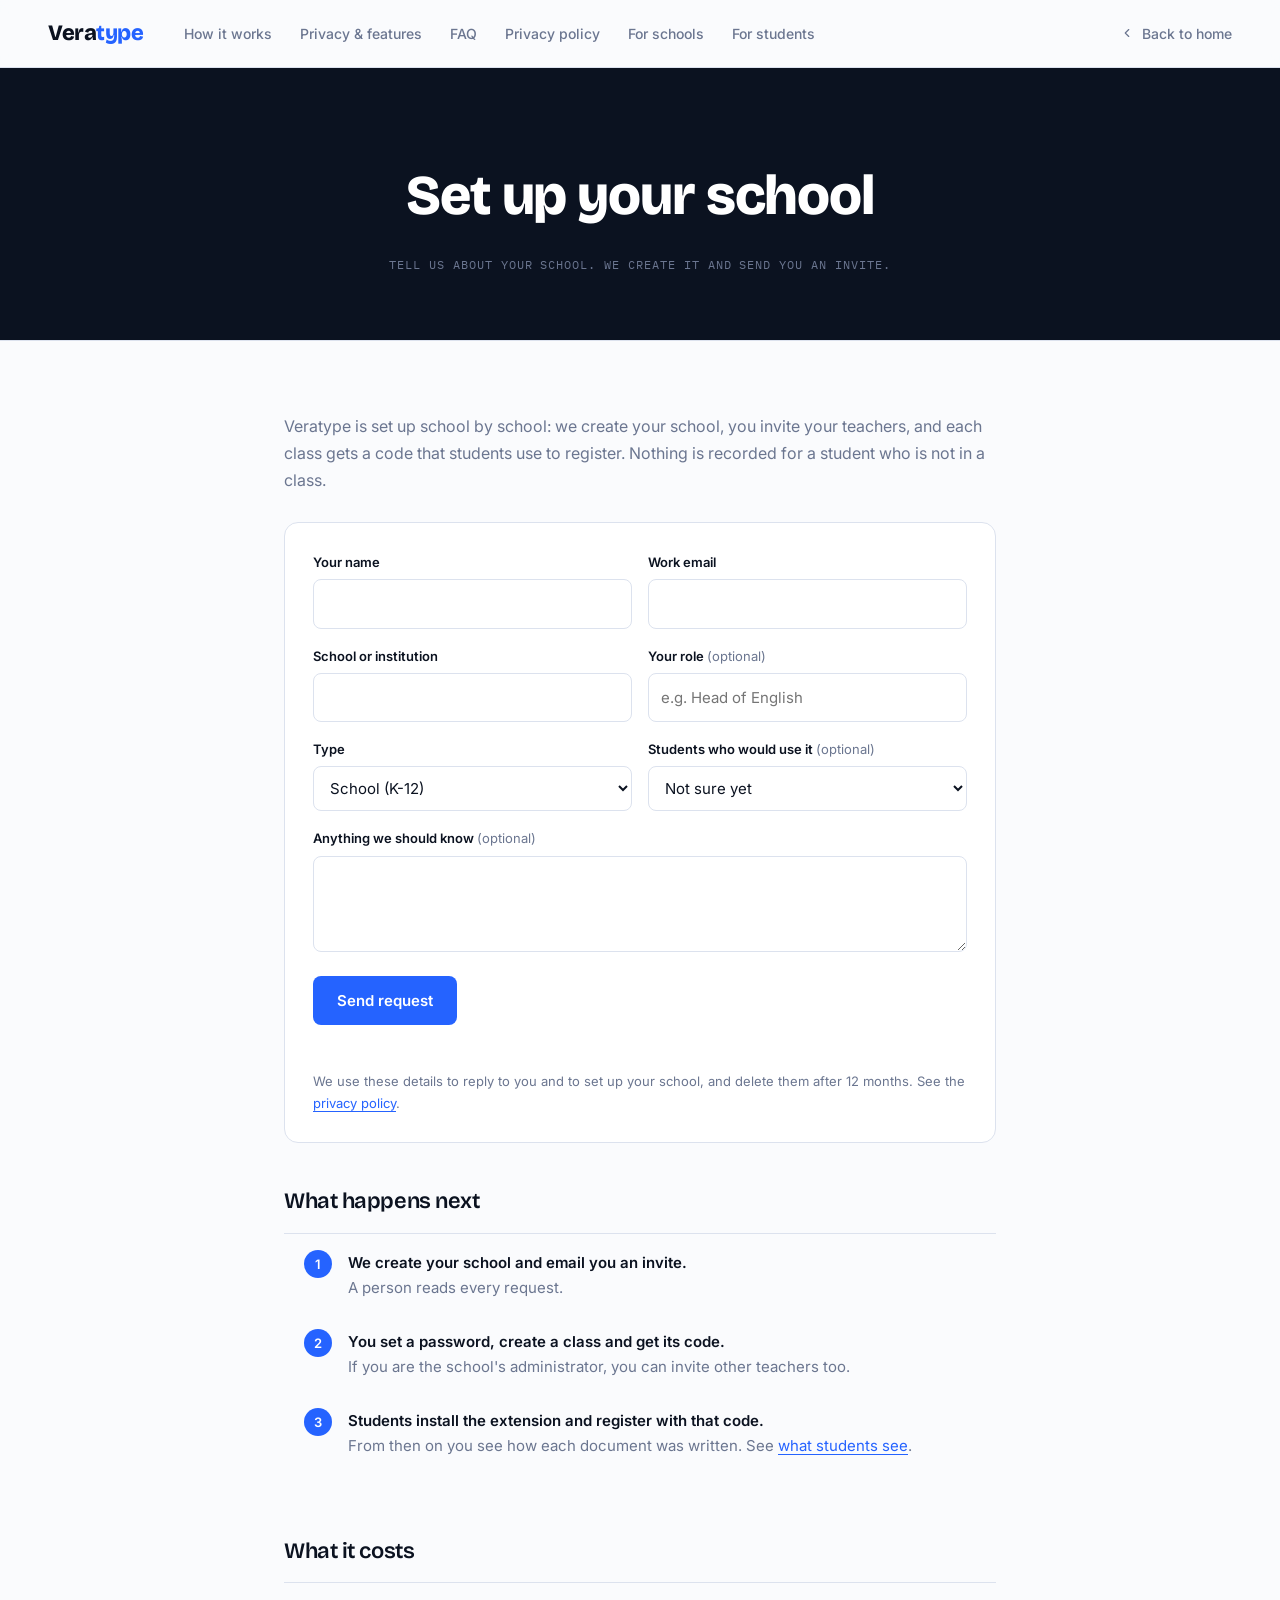
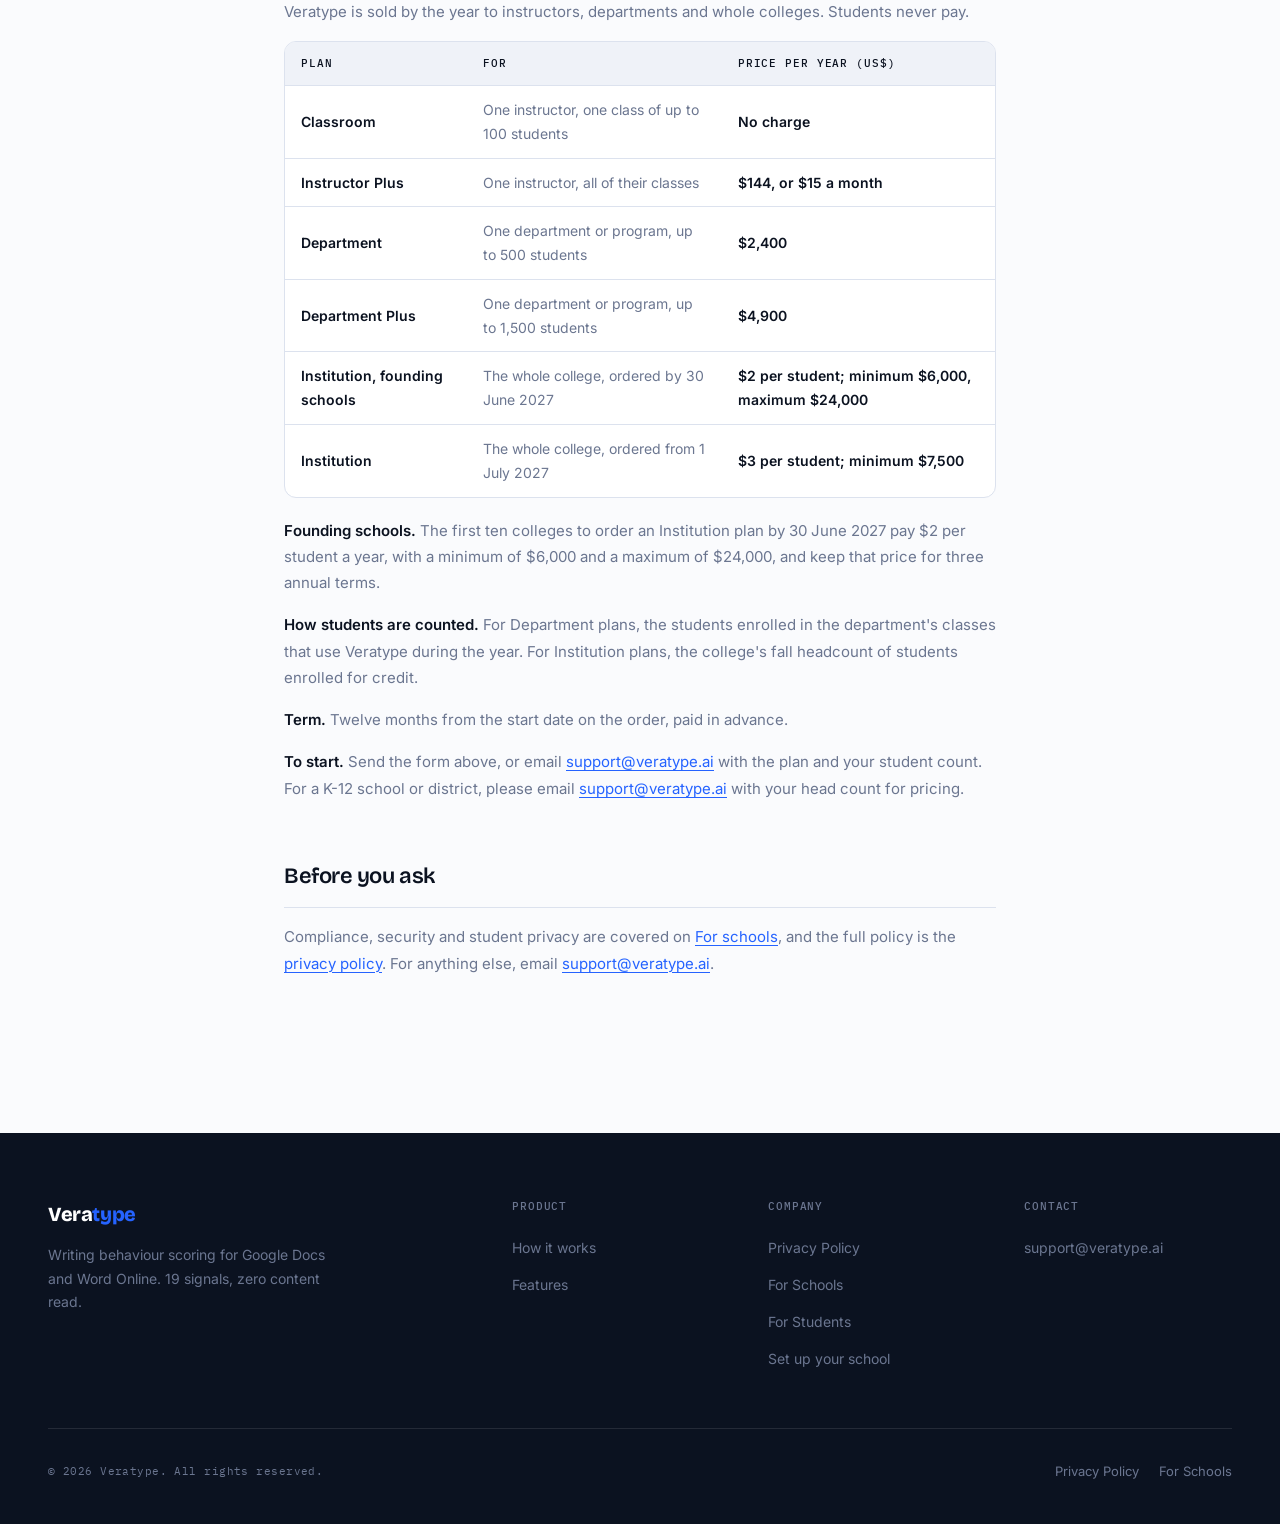
<file: get-started.html>
<!DOCTYPE html>
<html lang="en">
<head>
  <meta charset="UTF-8" />
  <meta name="viewport" content="width=device-width, initial-scale=1.0" />
  <title>Set up your school | Veratype</title>
  <meta name="description" content="Ask for Veratype for your school or your classes. We create your school and send you an invite." />
  <link rel="canonical" href="https://veratype.ai/get-started" />
  <meta property="og:title" content="Set up your school | Veratype" />
  <meta property="og:description" content="Ask for Veratype for your school or your classes. We create your school and send you an invite." />
  <meta property="og:type" content="website" />
  <meta property="og:url" content="https://veratype.ai/get-started" />
  <meta name="twitter:card" content="summary" />
  <meta name="twitter:title" content="Set up your school | Veratype" />
  <meta name="twitter:description" content="Ask for Veratype for your school or your classes. We create your school and send you an invite." />
  <meta name="theme-color" content="#0a1628" />
  <link rel="icon" type="image/png" sizes="32x32" href="favicon-32.png">
  <link rel="icon" type="image/png" sizes="16x16" href="favicon-16.png">
  <link rel="preconnect" href="https://fonts.googleapis.com" />
  <link rel="preconnect" href="https://fonts.gstatic.com" crossorigin />
  <link href="https://fonts.googleapis.com/css2?family=Bricolage+Grotesque:wght@600;800&family=Inter:wght@400;500;600&family=IBM+Plex+Mono:wght@400;500&display=swap" rel="stylesheet" />
  <link rel="stylesheet" href="site.css" />
  <style>

    :root {
      --ink:        #0B1220;
      --ink-soft:   #1C2A42;
      --paper:      #FAFBFD;
      --paper-dim:  #EFF2F8;
      --pulse:      #2563FF;
      --pulse-deep: #1D4FD8;
      --line:       #DCE2EE;
      --line-dark:  rgba(255,255,255,0.10);
      --mono-dim:   #6B7690;
    }

    body {
      font-family: 'Inter', -apple-system, BlinkMacSystemFont, sans-serif;
      background: var(--paper);
      color: var(--ink);
      line-height: 1.7;
    }

    /* NAV */
    nav {
      position: sticky;
      top: 0;
      z-index: 100;
      display: flex;
      align-items: center;
      justify-content: space-between;
      padding: 0 48px;
      height: 68px;
      background: rgba(250,251,253,0.85);
      backdrop-filter: blur(8px);
      -webkit-backdrop-filter: blur(8px);
      border-bottom: 1px solid var(--line);
    }

    .nav-links a {
      color: var(--mono-dim);
      text-decoration: none;
      font-size: 14px;
      font-weight: 500;
      transition: color 0.15s;
    }

/* CONTENT */

    .policy-section h3 {
      font-size: 17px;
      font-weight: 600;
      color: var(--ink);
      margin: 28px 0 12px;
    }

    .policy-section table {
      width: 100%;
      border-collapse: collapse;
      margin-bottom: 16px;
      font-size: 14px;
    }

    .policy-section th, .policy-section td {
      text-align: left;
      padding: 12px 16px;
      border-bottom: 1px solid var(--line);
      color: var(--mono-dim);
    }

    .policy-section th {
      font-family: 'IBM Plex Mono', monospace;
      font-size: 11px;
      font-weight: 500;
      letter-spacing: 0.08em;
      text-transform: uppercase;
      color: var(--ink);
      background: var(--paper-dim);
    }

    .cta-box {
      background: var(--paper-dim);
      border: 1px solid var(--line);
      border-radius: 12px;
      padding: 32px;
      text-align: center;
    }

    .cta-box p {
      color: var(--mono-dim);
      margin-bottom: 16px;
    }

    .cta-box a {
      display: inline-block;
      padding: 12px 24px;
      background: var(--pulse);
      border-radius: 8px;
      color: #fff;
      font-size: 15px;
      font-weight: 600;
      text-decoration: none;
      transition: background 0.15s;
    }
    .cta-box a:hover { background: var(--pulse-deep); }

    .content p a, .content li a { color: var(--pulse); text-underline-offset: 3px; }

    /* FOOTER */
    footer {
      background: var(--ink);
      padding: 64px 48px 40px;
    }

    .footer-col a {
      color: var(--mono-dim);
      text-decoration: none;
      font-size: 14px;
      transition: color 0.15s;
    }

    .footer-bottom-links a {
      color: var(--mono-dim);
      text-decoration: none;
      font-size: 13px;
      transition: color 0.15s;
    }

    /* Six links and "Back to home" need about 1,040px. */
    @media (max-width: 1040px) { .nav-links { display: none; } }

    @media (max-width: 960px) {
      nav { padding: 0 24px; }
      .nav-links { display: none; }
      .footer-top { grid-template-columns: 1fr 1fr; }
      footer { padding: 48px 24px 32px; }
    }

    @media (max-width: 600px) {
      nav { padding: 0 20px; }
      footer { padding: 32px 20px; }
      .footer-top { grid-template-columns: 1fr; }
      .footer-bottom { flex-direction: column; align-items: flex-start; }
    }

    /* THE FORM */
    .lede { color: var(--mono-dim); font-size: 16px; margin-bottom: 28px; }
    .signup { background: #fff; border: 1px solid var(--line); border-radius: 14px; padding: 28px; margin-bottom: 40px; }
    .signup .row { display: grid; grid-template-columns: 1fr 1fr; gap: 16px; }
    .signup .field { margin-bottom: 16px; }
    .signup label { display: block; font-size: 13px; font-weight: 600; color: var(--ink); margin-bottom: 6px; }
    .signup label .opt { font-weight: 400; color: var(--mono-dim); }
    .signup input, .signup select, .signup textarea {
      width: 100%; padding: 11px 12px; border: 1px solid var(--line); border-radius: 8px;
      font: inherit; font-size: 15px; color: var(--ink); background: #fff;
    }
    .signup textarea { min-height: 96px; resize: vertical; }
    .signup input:focus, .signup select:focus, .signup textarea:focus {
      outline: none; border-color: var(--pulse); box-shadow: 0 0 0 3px rgba(37, 99, 255, 0.15);
    }
    .signup button {
      padding: 12px 24px; border: 0; border-radius: 8px; background: var(--pulse); color: #fff;
      font: inherit; font-size: 15px; font-weight: 600; cursor: pointer; transition: background 0.15s;
    }
    .signup button:hover { background: var(--pulse-deep); }
    .signup button:disabled { opacity: 0.55; cursor: default; }
    .signup .small { font-size: 13px; color: var(--mono-dim); margin: 14px 0 0; }
    .signup .status { font-size: 14px; margin: 14px 0 0; color: #b42318; min-height: 1.2em; }
    .signup .thanks { font-size: 16px; color: var(--ink); margin: 0; }
    .signup .thanks strong { display: block; font-size: 19px; margin-bottom: 6px; }
    /* A field no person sees or reaches: anything in it means a script filled the form. */
    .signup .leave-empty { position: absolute; left: -9999px; width: 1px; height: 1px; overflow: hidden; }
    .steps-list { counter-reset: step; list-style: none; padding: 0; margin: 0 0 8px; }
    .steps-list li { counter-increment: step; position: relative; padding: 0 0 18px 44px; color: var(--mono-dim); }
    .steps-list li::before {
      content: counter(step); position: absolute; left: 0; top: 0; width: 28px; height: 28px; border-radius: 50%;
      background: var(--pulse); color: #fff; font-size: 13px; font-weight: 600; display: flex; align-items: center; justify-content: center;
    }
    .steps-list li strong { color: var(--ink); display: block; }
    @media (max-width: 600px) { .signup { padding: 20px; } .signup .row { grid-template-columns: 1fr; gap: 0; } }

    /* THE PRICE TABLE */
    .prices-wrap { border: 1px solid var(--line); border-radius: 12px; overflow: hidden; margin-bottom: 20px; background: #fff; }
    .policy-section .prices { margin-bottom: 0; }
    .policy-section .prices tbody tr:last-child th, .policy-section .prices tbody tr:last-child td { border-bottom: 0; }
    /* The plan name is a row heading: it reads as body text, not as the column-heading style above. */
    .policy-section .prices tbody th {
      font-family: inherit; font-size: 14px; font-weight: 600; letter-spacing: 0; text-transform: none;
      color: var(--ink); background: none;
    }
    .policy-section .prices .price { color: var(--ink); font-weight: 600; }
    /* On a phone each plan becomes a short block: name, who it is for, price. */
    @media (max-width: 600px) {
      .prices thead { position: absolute; left: -9999px; }
      .prices, .prices tbody, .prices tr, .prices th, .prices td { display: block; width: 100%; }
      .policy-section .prices tr { padding: 14px 16px; border-bottom: 1px solid var(--line); }
      .policy-section .prices tbody tr:last-child { border-bottom: 0; }
      .policy-section .prices tbody th, .policy-section .prices td { padding: 0; border-bottom: 0; }
      .policy-section .prices tbody th { font-size: 15px; }
      .policy-section .prices .price { margin-top: 4px; }
    }
  </style>
</head>
<body>

  <a href="#content" class="skip-link">Skip to content</a>

  <nav>
    <div class="nav-left">
      <a href="/" class="nav-logo">Vera<span>type</span></a>
      <ul class="nav-links">
        <li><a href="/#how-it-works">How it works</a></li>
        <li><a href="/#features">Privacy & features</a></li>
        <li><a href="/#faq">FAQ</a></li>
        <li><a href="/privacy">Privacy policy</a></li>
        <li><a href="/trust">For schools</a></li>
        <li><a href="/students">For students</a></li>
      </ul>
    </div>
    <a href="/" class="nav-back">
      <svg width="14" height="14" viewBox="0 0 24 24" fill="none" stroke="currentColor" stroke-width="2" stroke-linecap="round" stroke-linejoin="round"><polyline points="15 18 9 12 15 6"/></svg>
      Back to home
    </a>
  </nav>

  <div class="page-hero">
    <h1>Set up your school</h1>
    <p>Tell us about your school. We create it and send you an invite.</p>
  </div>

  <div class="content" id="content" role="main">

    <p class="lede">Veratype is set up school by school: we create your school, you invite your teachers, and each class gets a code that students use to register. Nothing is recorded for a student who is not in a class.</p>

    <div class="signup">
      <form id="school-form" method="post" novalidate>
        <div class="row">
          <div class="field">
            <label for="sr-name">Your name</label>
            <input type="text" id="sr-name" name="name" autocomplete="name" maxlength="120" required>
          </div>
          <div class="field">
            <label for="sr-email">Work email</label>
            <input type="email" id="sr-email" name="email" autocomplete="email" maxlength="254" required>
          </div>
        </div>
        <div class="row">
          <div class="field">
            <label for="sr-school">School or institution</label>
            <input type="text" id="sr-school" name="school" autocomplete="organization" maxlength="200" required>
          </div>
          <div class="field">
            <label for="sr-role">Your role <span class="opt">(optional)</span></label>
            <input type="text" id="sr-role" name="role" autocomplete="organization-title" maxlength="120" placeholder="e.g. Head of English">
          </div>
        </div>
        <div class="row">
          <div class="field">
            <label for="sr-type">Type</label>
            <select id="sr-type" name="institution_type">
              <option value="k12">School (K-12)</option>
              <option value="higher_ed">College or university</option>
              <option value="other">Something else</option>
            </select>
          </div>
          <div class="field">
            <label for="sr-students">Students who would use it <span class="opt">(optional)</span></label>
            <select id="sr-students" name="students">
              <option value="">Not sure yet</option>
              <option value="under_100">Under 100</option>
              <option value="100_500">100 to 500</option>
              <option value="500_2000">500 to 2,000</option>
              <option value="over_2000">Over 2,000</option>
            </select>
          </div>
        </div>
        <div class="field">
          <label for="sr-message">Anything we should know <span class="opt">(optional)</span></label>
          <textarea id="sr-message" name="message" maxlength="2000"></textarea>
        </div>
        <div class="leave-empty" aria-hidden="true">
          <label for="sr-website">Leave this empty</label>
          <input type="text" id="sr-website" name="website" tabindex="-1" autocomplete="off">
        </div>
        <button type="submit" id="sr-submit">Send request</button>
        <p class="status" id="sr-status" role="alert"></p>
        <p class="small">We use these details to reply to you and to set up your school, and delete them after 12 months. See the <a href="/privacy">privacy policy</a>.</p>
        <noscript><p class="small">This form needs JavaScript. You can also email <a href="mailto:support@veratype.ai">support@veratype.ai</a> with the same details.</p></noscript>
      </form>
    </div>

    <div class="policy-section" id="what-happens-next">
      <h2>What happens next</h2>
      <ol class="steps-list">
        <li><strong>We create your school and email you an invite.</strong> A person reads every request.</li>
        <li><strong>You set a password, create a class and get its code.</strong> If you are the school's administrator, you can invite other teachers too.</li>
        <li><strong>Students install the extension and register with that code.</strong> From then on you see how each document was written. See <a href="/students">what students see</a>.</li>
      </ol>
    </div>

    <div class="policy-section" id="what-it-costs">
      <h2>What it costs</h2>
      <p>Veratype is sold by the year to instructors, departments and whole colleges. Students never pay.</p>
      <div class="prices-wrap">
        <table class="prices">
          <thead>
            <tr><th scope="col">Plan</th><th scope="col">For</th><th scope="col">Price per year (US$)</th></tr>
          </thead>
          <tbody>
            <tr><th scope="row">Classroom</th><td>One instructor, one class of up to 100 students</td><td class="price">No charge</td></tr>
            <tr><th scope="row">Instructor Plus</th><td>One instructor, all of their classes</td><td class="price">$144, or $15 a month</td></tr>
            <tr><th scope="row">Department</th><td>One department or program, up to 500 students</td><td class="price">$2,400</td></tr>
            <tr><th scope="row">Department Plus</th><td>One department or program, up to 1,500 students</td><td class="price">$4,900</td></tr>
            <tr><th scope="row">Institution, founding schools</th><td>The whole college, ordered by 30 June 2027</td><td class="price">$2 per student; minimum $6,000, maximum $24,000</td></tr>
            <tr><th scope="row">Institution</th><td>The whole college, ordered from 1 July 2027</td><td class="price">$3 per student; minimum $7,500</td></tr>
          </tbody>
        </table>
      </div>
      <p><strong>Founding schools.</strong> The first ten colleges to order an Institution plan by 30 June 2027 pay $2 per student a year, with a minimum of $6,000 and a maximum of $24,000, and keep that price for three annual terms.</p>
      <p><strong>How students are counted.</strong> For Department plans, the students enrolled in the department's classes that use Veratype during the year. For Institution plans, the college's fall headcount of students enrolled for credit.</p>
      <p><strong>Term.</strong> Twelve months from the start date on the order, paid in advance.</p>
      <p><strong>To start.</strong> Send the form above, or email <a href="mailto:support@veratype.ai">support@veratype.ai</a> with the plan and your student count. For a K-12 school or district, please email <a href="mailto:support@veratype.ai">support@veratype.ai</a> with your head count for pricing.</p>
    </div>

    <div class="policy-section" id="before-you-ask">
      <h2>Before you ask</h2>
      <p>Compliance, security and student privacy are covered on <a href="/trust">For schools</a>, and the full policy is the <a href="/privacy">privacy policy</a>. For anything else, email <a href="mailto:support@veratype.ai">support@veratype.ai</a>.</p>
    </div>

  </div>

  <footer>
    <div class="footer-top">
      <div class="footer-brand">
        <h3>Vera<span>type</span></h3>
        <p>Writing behaviour scoring for Google Docs and Word Online. 19 signals, zero content read.</p>
      </div>
      <div class="footer-col">
        <h4>Product</h4>
        <ul>
          <li><a href="/#how-it-works">How it works</a></li>
          <li><a href="/#features">Features</a></li>
        </ul>
      </div>
      <div class="footer-col">
        <h4>Company</h4>
        <ul>
          <li><a href="/privacy">Privacy Policy</a></li>
          <li><a href="/trust">For Schools</a></li>
          <li><a href="/students">For Students</a></li>
          <li><a href="/get-started">Set up your school</a></li>
        </ul>
      </div>
      <div class="footer-col">
        <h4>Contact</h4>
        <ul>
          <li><a href="mailto:support@veratype.ai">support@veratype.ai</a></li>
        </ul>
      </div>
    </div>
    <div class="footer-bottom">
      <p>&copy; 2026 Veratype. All rights reserved.</p>
      <ul class="footer-bottom-links">
        <li><a href="/privacy">Privacy Policy</a></li>
        <li><a href="/trust">For Schools</a></li>
      </ul>
    </div>
  </footer>

  <script src="signup.js"></script>
</body>
</html>
</file>
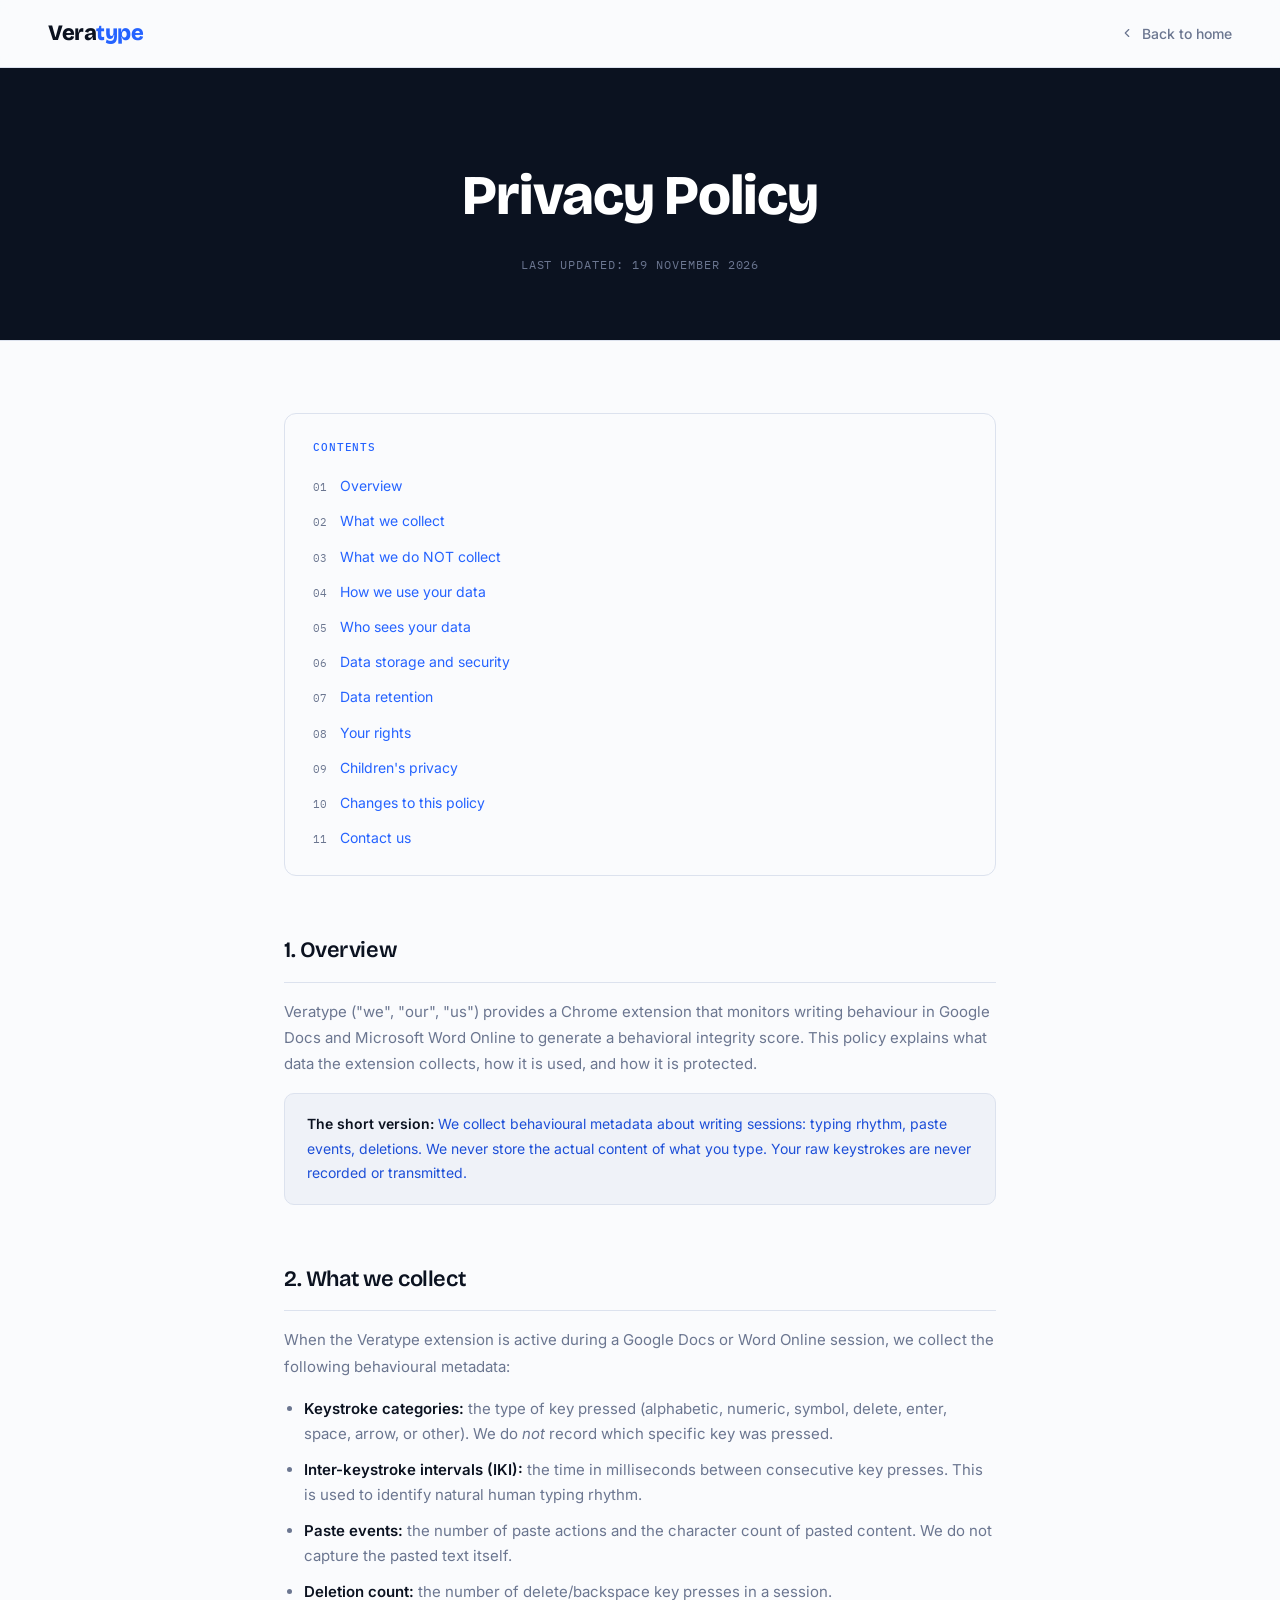
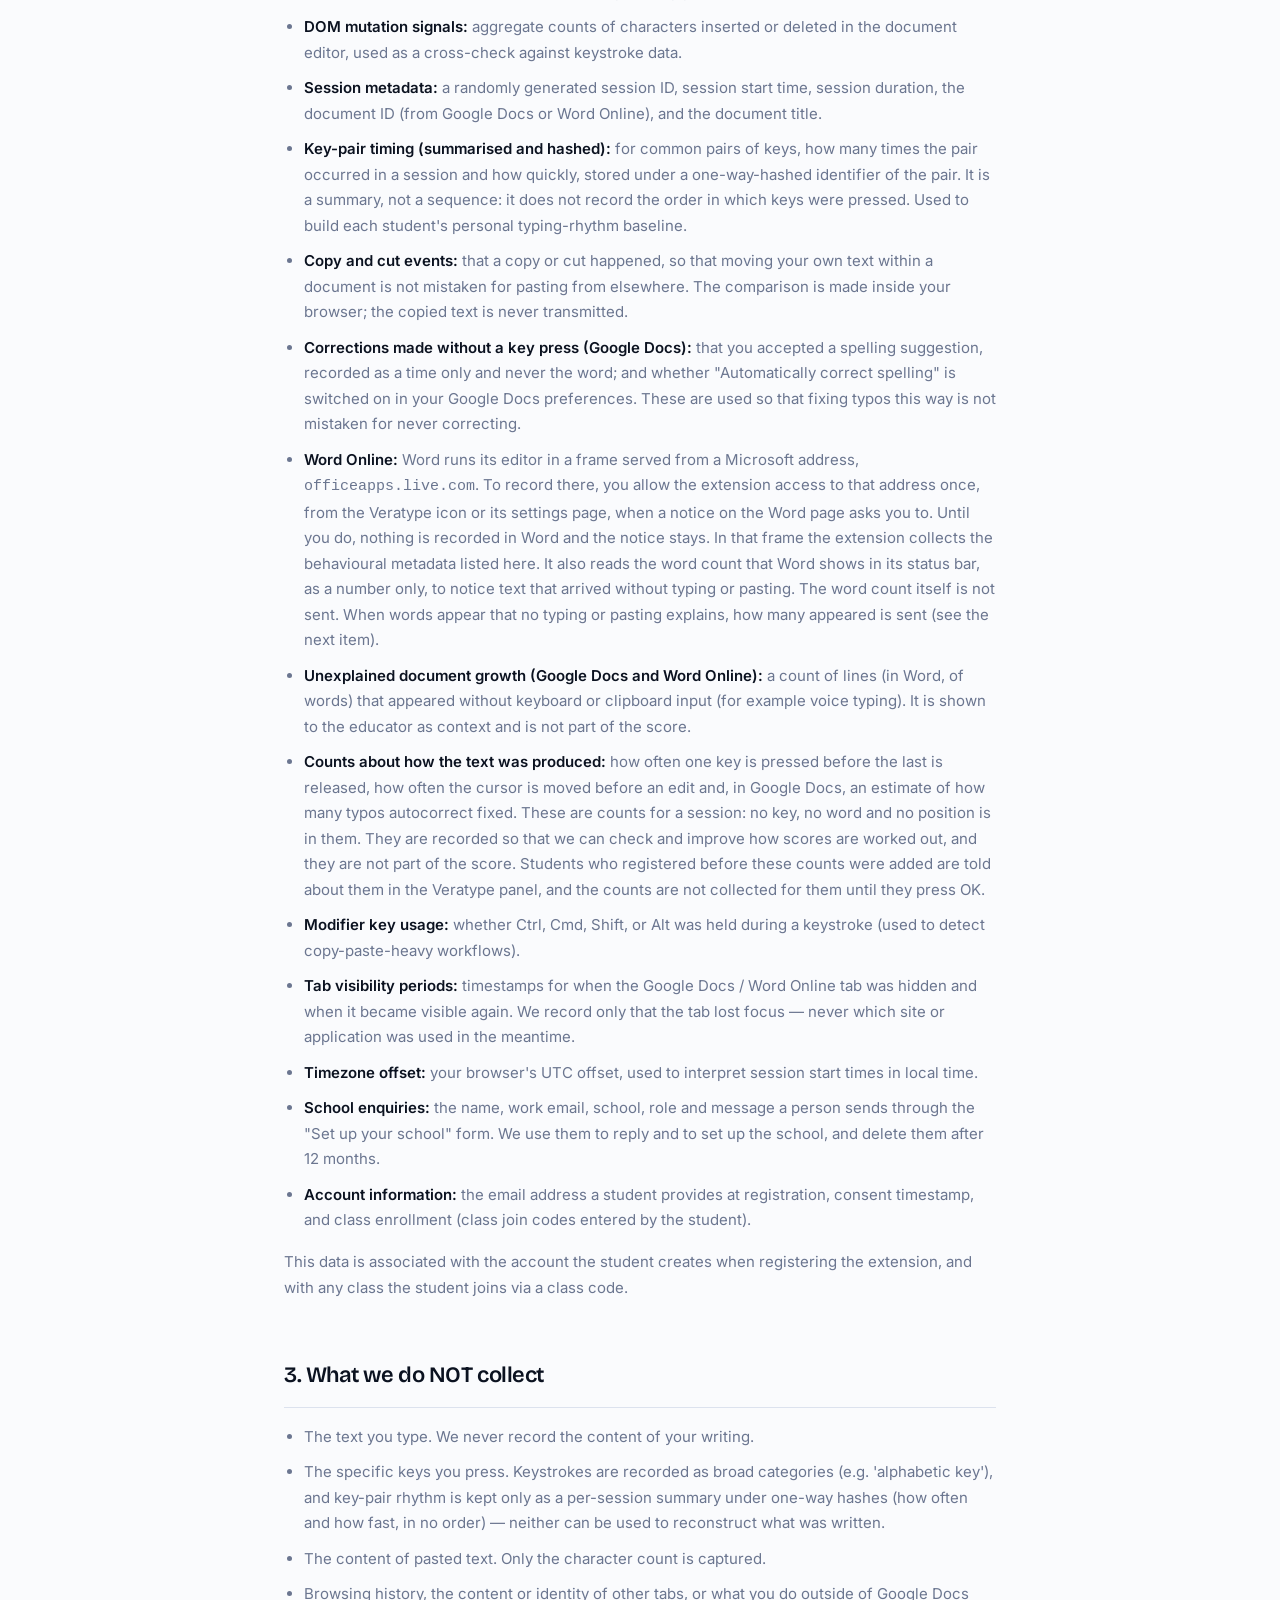
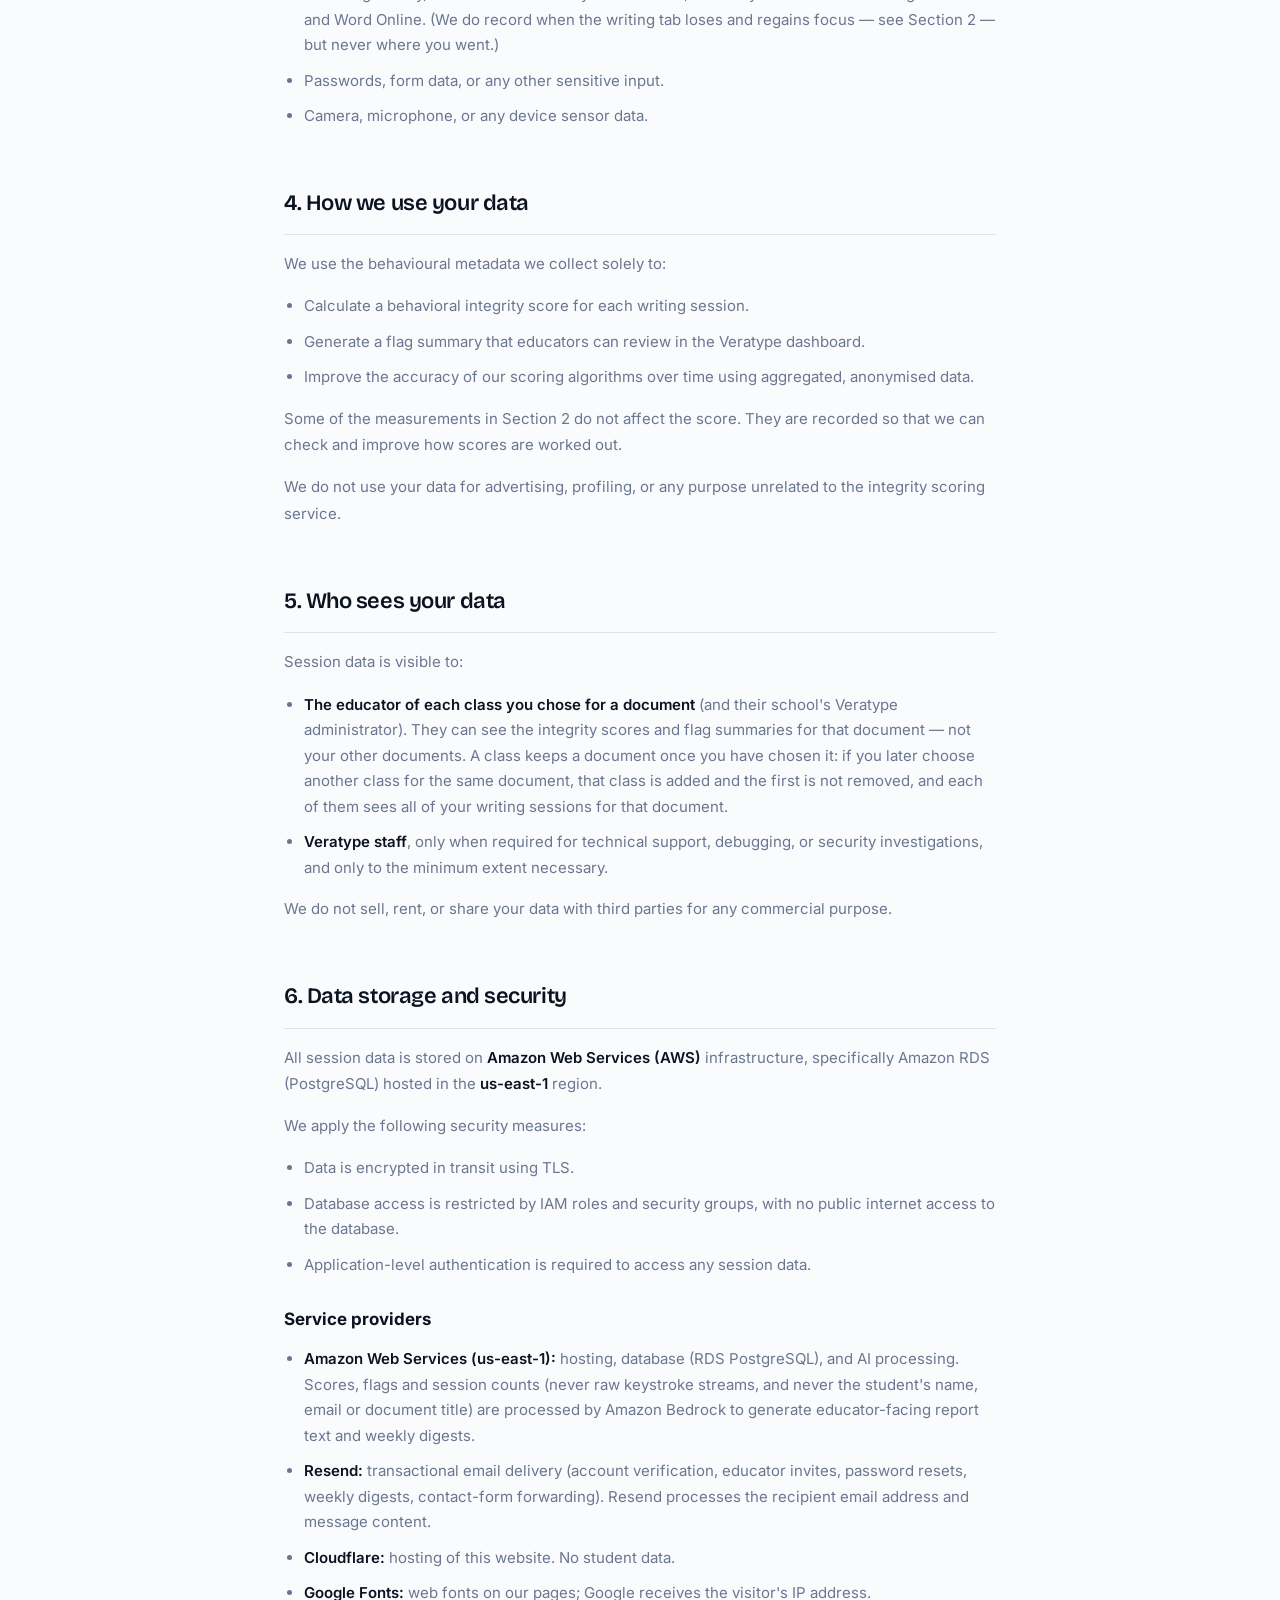
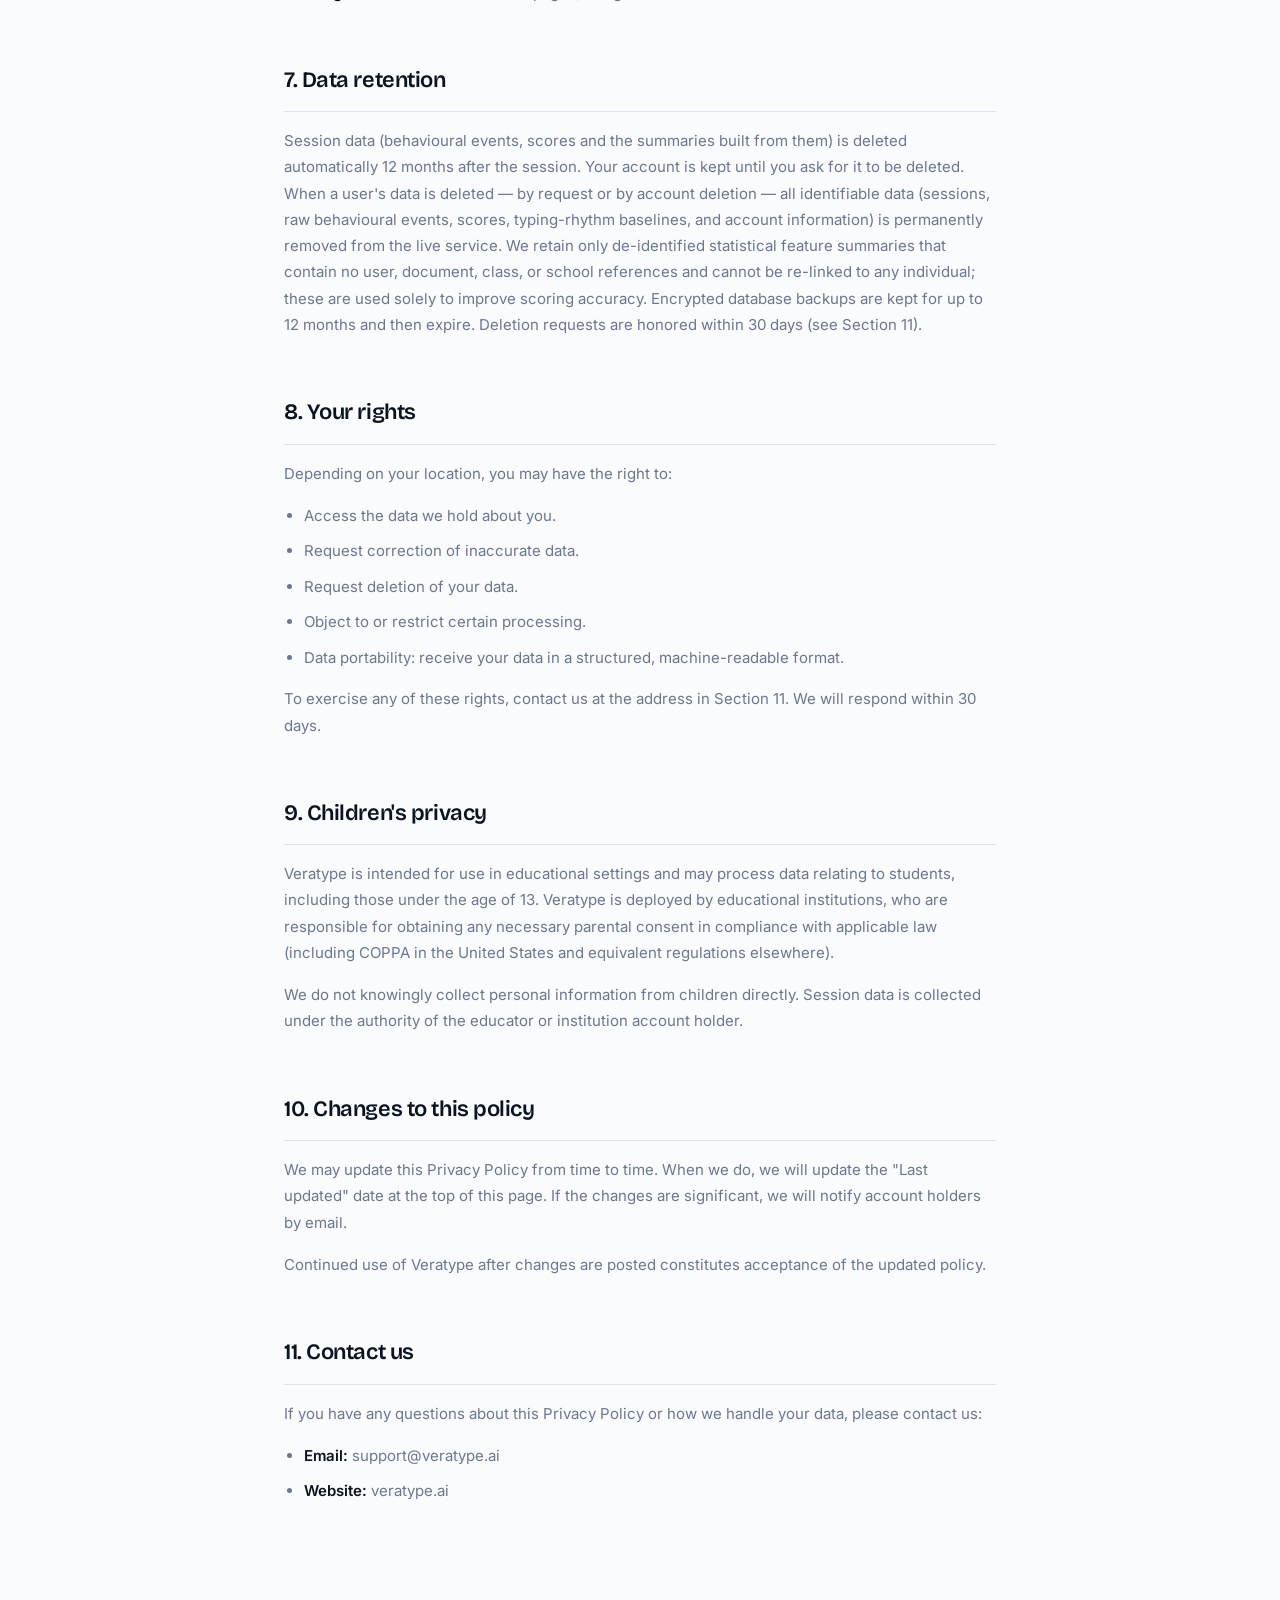
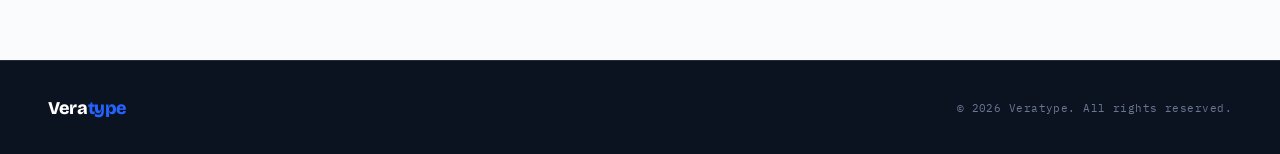
<file: privacy.html>
<!DOCTYPE html>
<html lang="en">
<head>
  <meta charset="UTF-8" />
  <meta name="viewport" content="width=device-width, initial-scale=1.0" />
  <title>Privacy Policy | Veratype</title>
  <meta name="description" content="Veratype Privacy Policy: how we collect, use, and protect your data." />
  <link rel="canonical" href="https://veratype.ai/privacy" />
  <meta property="og:title" content="Privacy Policy | Veratype" />
  <meta property="og:description" content="Veratype Privacy Policy: how we collect, use, and protect your data." />
  <meta property="og:type" content="website" />
  <meta property="og:url" content="https://veratype.ai/privacy" />
  <meta name="twitter:card" content="summary" />
  <meta name="twitter:title" content="Privacy Policy | Veratype" />
  <meta name="twitter:description" content="Veratype Privacy Policy: how we collect, use, and protect your data." />
  <meta name="theme-color" content="#0a1628" />
  <link rel="icon" type="image/png" sizes="32x32" href="favicon-32.png">
  <link rel="icon" type="image/png" sizes="16x16" href="favicon-16.png">
  <link rel="preconnect" href="https://fonts.googleapis.com" />
  <link rel="preconnect" href="https://fonts.gstatic.com" crossorigin />
  <link href="https://fonts.googleapis.com/css2?family=Bricolage+Grotesque:wght@600;800&family=Inter:wght@400;500;600&family=IBM+Plex+Mono:wght@400;500&display=swap" rel="stylesheet" />
  <link rel="stylesheet" href="site.css" />
  <style>

    :root {
      --ink:        #0B1220;
      --ink-soft:   #1C2A42;
      --paper:      #FAFBFD;
      --paper-dim:  #EFF2F8;
      --pulse:      #2563FF;
      --pulse-deep: #1D4FD8;
      --line:       #DCE2EE;
      --line-dark:  rgba(255,255,255,0.10);
      --mono-dim:   #6B7690;
    }

    body {
      font-family: 'Inter', -apple-system, BlinkMacSystemFont, sans-serif;
      background: var(--paper);
      color: var(--ink);
      line-height: 1.7;
    }

    /* NAV */
    nav {
      position: sticky;
      top: 0;
      z-index: 100;
      display: flex;
      align-items: center;
      justify-content: space-between;
      padding: 0 48px;
      height: 68px;
      background: rgba(250,251,253,0.85);
      backdrop-filter: blur(8px);
      -webkit-backdrop-filter: blur(8px);
      border-bottom: 1px solid var(--line);
    }

/* CONTENT */

    .toc {
      background: var(--paper);
      border: 1px solid var(--line);
      border-radius: 12px;
      padding: 24px 28px;
      margin-bottom: 56px;
    }

    .toc h3 {
      font-family: 'IBM Plex Mono', monospace;
      font-size: 11px;
      font-weight: 500;
      letter-spacing: 0.08em;
      text-transform: uppercase;
      color: var(--pulse);
      margin-bottom: 16px;
    }

    .toc ol {
      padding-left: 0;
      list-style: none;
      counter-reset: toc-counter;
      display: flex;
      flex-direction: column;
      gap: 8px;
    }

    .toc ol li {
      counter-increment: toc-counter;
    }

    .toc ol li::before {
      content: counter(toc-counter, decimal-leading-zero);
      font-family: 'IBM Plex Mono', monospace;
      font-size: 11px;
      color: var(--mono-dim);
      margin-right: 12px;
      letter-spacing: 0.04em;
    }

    .toc a {
      color: var(--pulse);
      text-decoration: none;
      font-size: 14px;
      transition: color 0.15s;
    }
    .toc a:hover { color: var(--ink); }

    /* FOOTER */
    footer {
      background: var(--ink);
      border-top: 1px solid var(--line-dark);
      padding: 32px 48px;
      display: flex;
      align-items: center;
      justify-content: space-between;
      flex-wrap: wrap;
      gap: 12px;
    }

    .footer-logo {
      font-family: 'Bricolage Grotesque', sans-serif;
      font-size: 18px;
      font-weight: 800;
      color: #fff;
      letter-spacing: -0.02em;
    }
    .footer-logo span { color: var(--pulse); }

    .footer-copy {
      font-family: 'IBM Plex Mono', monospace;
      font-size: 11px;
      letter-spacing: 0.04em;
      color: var(--mono-dim);
    }

    @media (max-width: 600px) {
      nav { padding: 0 20px; }
      footer { flex-direction: column; padding: 24px 20px; }
    }
  </style>
</head>
<body>

  <a href="#content" class="skip-link">Skip to content</a>

  <nav>
    <a href="/" class="nav-logo">Vera<span>type</span></a>
    <a href="/" class="nav-back">
      <svg width="14" height="14" viewBox="0 0 24 24" fill="none" stroke="currentColor" stroke-width="2" stroke-linecap="round" stroke-linejoin="round"><polyline points="15 18 9 12 15 6"/></svg>
      Back to home
    </a>
  </nav>

  <div class="page-hero">
    <h1>Privacy Policy</h1>
    <p>Last updated: 19 November 2026</p>
  </div>

  <div class="content" id="content" role="main">

    <div class="toc">
      <h3>Contents</h3>
      <ol>
        <li><a href="#overview">Overview</a></li>
        <li><a href="#what-we-collect">What we collect</a></li>
        <li><a href="#what-we-dont-collect">What we do NOT collect</a></li>
        <li><a href="#how-we-use-data">How we use your data</a></li>
        <li><a href="#who-sees-data">Who sees your data</a></li>
        <li><a href="#data-storage">Data storage and security</a></li>
        <li><a href="#retention">Data retention</a></li>
        <li><a href="#your-rights">Your rights</a></li>
        <li><a href="#children">Children's privacy</a></li>
        <li><a href="#changes">Changes to this policy</a></li>
        <li><a href="#contact">Contact us</a></li>
      </ol>
    </div>

    <div class="policy-section" id="overview">
      <h2>1. Overview</h2>
      <p>Veratype ("we", "our", "us") provides a Chrome extension that monitors writing behaviour in Google Docs and Microsoft Word Online to generate a behavioral integrity score. This policy explains what data the extension collects, how it is used, and how it is protected.</p>
      <div class="highlight-box">
        <p><strong>The short version:</strong> We collect behavioural metadata about writing sessions: typing rhythm, paste events, deletions. We never store the actual content of what you type. Your raw keystrokes are never recorded or transmitted.</p>
      </div>
    </div>

    <div class="policy-section" id="what-we-collect">
      <h2>2. What we collect</h2>
      <p>When the Veratype extension is active during a Google Docs or Word Online session, we collect the following behavioural metadata:</p>
      <ul>
        <li><strong>Keystroke categories:</strong> the type of key pressed (alphabetic, numeric, symbol, delete, enter, space, arrow, or other). We do <em>not</em> record which specific key was pressed.</li>
        <li><strong>Inter-keystroke intervals (IKI):</strong> the time in milliseconds between consecutive key presses. This is used to identify natural human typing rhythm.</li>
        <li><strong>Paste events:</strong> the number of paste actions and the character count of pasted content. We do not capture the pasted text itself.</li>
        <li><strong>Deletion count:</strong> the number of delete/backspace key presses in a session.</li>
        <li><strong>DOM mutation signals:</strong> aggregate counts of characters inserted or deleted in the document editor, used as a cross-check against keystroke data.</li>
        <li><strong>Session metadata:</strong> a randomly generated session ID, session start time, session duration, the document ID (from Google Docs or Word Online), and the document title.</li>
        <li><strong>Key-pair timing (summarised and hashed):</strong> for common pairs of keys, how many times the pair occurred in a session and how quickly, stored under a one-way-hashed identifier of the pair. It is a summary, not a sequence: it does not record the order in which keys were pressed. Used to build each student's personal typing-rhythm baseline.</li>
          <li><strong>Copy and cut events:</strong> that a copy or cut happened, so that moving your own text within a document is not mistaken for pasting from elsewhere. The comparison is made inside your browser; the copied text is never transmitted.</li>
          <li><strong>Corrections made without a key press (Google Docs):</strong> that you accepted a spelling suggestion, recorded as a time only and never the word; and whether "Automatically correct spelling" is switched on in your Google Docs preferences. These are used so that fixing typos this way is not mistaken for never correcting.</li>
          <li><strong>Word Online:</strong> Word runs its editor in a frame served from a Microsoft address, <code>officeapps.live.com</code>. To record there, you allow the extension access to that address once, from the Veratype icon or its settings page, when a notice on the Word page asks you to. Until you do, nothing is recorded in Word and the notice stays. In that frame the extension collects the behavioural metadata listed here. It also reads the word count that Word shows in its status bar, as a number only, to notice text that arrived without typing or pasting. The word count itself is not sent. When words appear that no typing or pasting explains, how many appeared is sent (see the next item).</li>
          <li><strong>Unexplained document growth (Google Docs and Word Online):</strong> a count of lines (in Word, of words) that appeared without keyboard or clipboard input (for example voice typing). It is shown to the educator as context and is not part of the score.</li>
          <li><strong>Counts about how the text was produced:</strong> how often one key is pressed before the last is released, how often the cursor is moved before an edit and, in Google Docs, an estimate of how many typos autocorrect fixed. These are counts for a session: no key, no word and no position is in them. They are recorded so that we can check and improve how scores are worked out, and they are not part of the score. Students who registered before these counts were added are told about them in the Veratype panel, and the counts are not collected for them until they press OK.</li>
        <li><strong>Modifier key usage:</strong> whether Ctrl, Cmd, Shift, or Alt was held during a keystroke (used to detect copy-paste-heavy workflows).</li>
        <li><strong>Tab visibility periods:</strong> timestamps for when the Google Docs / Word Online tab was hidden and when it became visible again. We record only that the tab lost focus — never which site or application was used in the meantime.</li>
        <li><strong>Timezone offset:</strong> your browser's UTC offset, used to interpret session start times in local time.</li>
        <li><strong>School enquiries:</strong> the name, work email, school, role and message a person sends through the "Set up your school" form. We use them to reply and to set up the school, and delete them after 12 months.</li>
        <li><strong>Account information:</strong> the email address a student provides at registration, consent timestamp, and class enrollment (class join codes entered by the student).</li>
      </ul>
      <p>This data is associated with the account the student creates when registering the extension, and with any class the student joins via a class code.</p>
    </div>

    <div class="policy-section" id="what-we-dont-collect">
      <h2>3. What we do NOT collect</h2>
      <ul>
        <li>The text you type. We never record the content of your writing.</li>
        <li>The specific keys you press. Keystrokes are recorded as broad categories (e.g. 'alphabetic key'), and key-pair rhythm is kept only as a per-session summary under one-way hashes (how often and how fast, in no order) — neither can be used to reconstruct what was written.</li>
        <li>The content of pasted text. Only the character count is captured.</li>
        <li>Browsing history, the content or identity of other tabs, or what you do outside of Google Docs and Word Online. (We do record when the writing tab loses and regains focus — see Section 2 — but never where you went.)</li>
        <li>Passwords, form data, or any other sensitive input.</li>
        <li>Camera, microphone, or any device sensor data.</li>
      </ul>
    </div>

    <div class="policy-section" id="how-we-use-data">
      <h2>4. How we use your data</h2>
      <p>We use the behavioural metadata we collect solely to:</p>
      <ul>
        <li>Calculate a behavioral integrity score for each writing session.</li>
        <li>Generate a flag summary that educators can review in the Veratype dashboard.</li>
        <li>Improve the accuracy of our scoring algorithms over time using aggregated, anonymised data.</li>
      </ul>
      <p>Some of the measurements in Section 2 do not affect the score. They are recorded so that we can check and improve how scores are worked out.</p>
      <p>We do not use your data for advertising, profiling, or any purpose unrelated to the integrity scoring service.</p>
    </div>

    <div class="policy-section" id="who-sees-data">
      <h2>5. Who sees your data</h2>
      <p>Session data is visible to:</p>
      <ul>
        <li><strong>The educator of each class you chose for a document</strong> (and their school's Veratype administrator). They can see the integrity scores and flag summaries for that document — not your other documents. A class keeps a document once you have chosen it: if you later choose another class for the same document, that class is added and the first is not removed, and each of them sees all of your writing sessions for that document.</li>
        <li><strong>Veratype staff</strong>, only when required for technical support, debugging, or security investigations, and only to the minimum extent necessary.</li>
      </ul>
      <p>We do not sell, rent, or share your data with third parties for any commercial purpose.</p>
    </div>

    <div class="policy-section" id="data-storage">
      <h2>6. Data storage and security</h2>
      <p>All session data is stored on <strong>Amazon Web Services (AWS)</strong> infrastructure, specifically Amazon RDS (PostgreSQL) hosted in the <strong>us-east-1</strong> region.</p>
      <p>We apply the following security measures:</p>
      <ul>
        <li>Data is encrypted in transit using TLS.</li>
        <li>Database access is restricted by IAM roles and security groups, with no public internet access to the database.</li>
        <li>Application-level authentication is required to access any session data.</li>
      </ul>
      <h3 style="font-size:17px;font-weight:700;color:var(--ink);margin:28px 0 12px;">Service providers</h3>
      <ul>
        <li><strong>Amazon Web Services (us-east-1):</strong> hosting, database (RDS PostgreSQL), and AI processing. Scores, flags and session counts (never raw keystroke streams, and never the student's name, email or document title) are processed by Amazon Bedrock to generate educator-facing report text and weekly digests.</li>
        <li><strong>Resend:</strong> transactional email delivery (account verification, educator invites, password resets, weekly digests, contact-form forwarding). Resend processes the recipient email address and message content.</li>
          <li><strong>Cloudflare:</strong> hosting of this website. No student data.</li>
          <li><strong>Google Fonts:</strong> web fonts on our pages; Google receives the visitor's IP address.</li>
      </ul>
    </div>

    <div class="policy-section" id="retention">
      <h2>7. Data retention</h2>
      <p>Session data (behavioural events, scores and the summaries built from them) is deleted automatically 12 months after the session. Your account is kept until you ask for it to be deleted. When a user's data is deleted — by request or by account deletion — all identifiable data (sessions, raw behavioural events, scores, typing-rhythm baselines, and account information) is permanently removed from the live service. We retain only de-identified statistical feature summaries that contain no user, document, class, or school references and cannot be re-linked to any individual; these are used solely to improve scoring accuracy. Encrypted database backups are kept for up to 12 months and then expire. Deletion requests are honored within 30 days (see Section 11).</p>
    </div>

    <div class="policy-section" id="your-rights">
      <h2>8. Your rights</h2>
      <p>Depending on your location, you may have the right to:</p>
      <ul>
        <li>Access the data we hold about you.</li>
        <li>Request correction of inaccurate data.</li>
        <li>Request deletion of your data.</li>
        <li>Object to or restrict certain processing.</li>
        <li>Data portability: receive your data in a structured, machine-readable format.</li>
      </ul>
      <p>To exercise any of these rights, contact us at the address in Section 11. We will respond within 30 days.</p>
    </div>

    <div class="policy-section" id="children">
      <h2>9. Children's privacy</h2>
      <p>Veratype is intended for use in educational settings and may process data relating to students, including those under the age of 13. Veratype is deployed by educational institutions, who are responsible for obtaining any necessary parental consent in compliance with applicable law (including COPPA in the United States and equivalent regulations elsewhere).</p>
      <p>We do not knowingly collect personal information from children directly. Session data is collected under the authority of the educator or institution account holder.</p>
    </div>

    <div class="policy-section" id="changes">
      <h2>10. Changes to this policy</h2>
      <p>We may update this Privacy Policy from time to time. When we do, we will update the "Last updated" date at the top of this page. If the changes are significant, we will notify account holders by email.</p>
      <p>Continued use of Veratype after changes are posted constitutes acceptance of the updated policy.</p>
    </div>

    <div class="policy-section" id="contact">
      <h2>11. Contact us</h2>
      <p>If you have any questions about this Privacy Policy or how we handle your data, please contact us:</p>
      <ul>
        <li><strong>Email:</strong> support@veratype.ai</li>
        <li><strong>Website:</strong> veratype.ai</li>
      </ul>
    </div>

  </div>

  <footer>
    <span class="footer-logo">Vera<span>type</span></span>
    <span class="footer-copy">© 2026 Veratype. All rights reserved.</span>
  </footer>


</body>
</html>
</file>
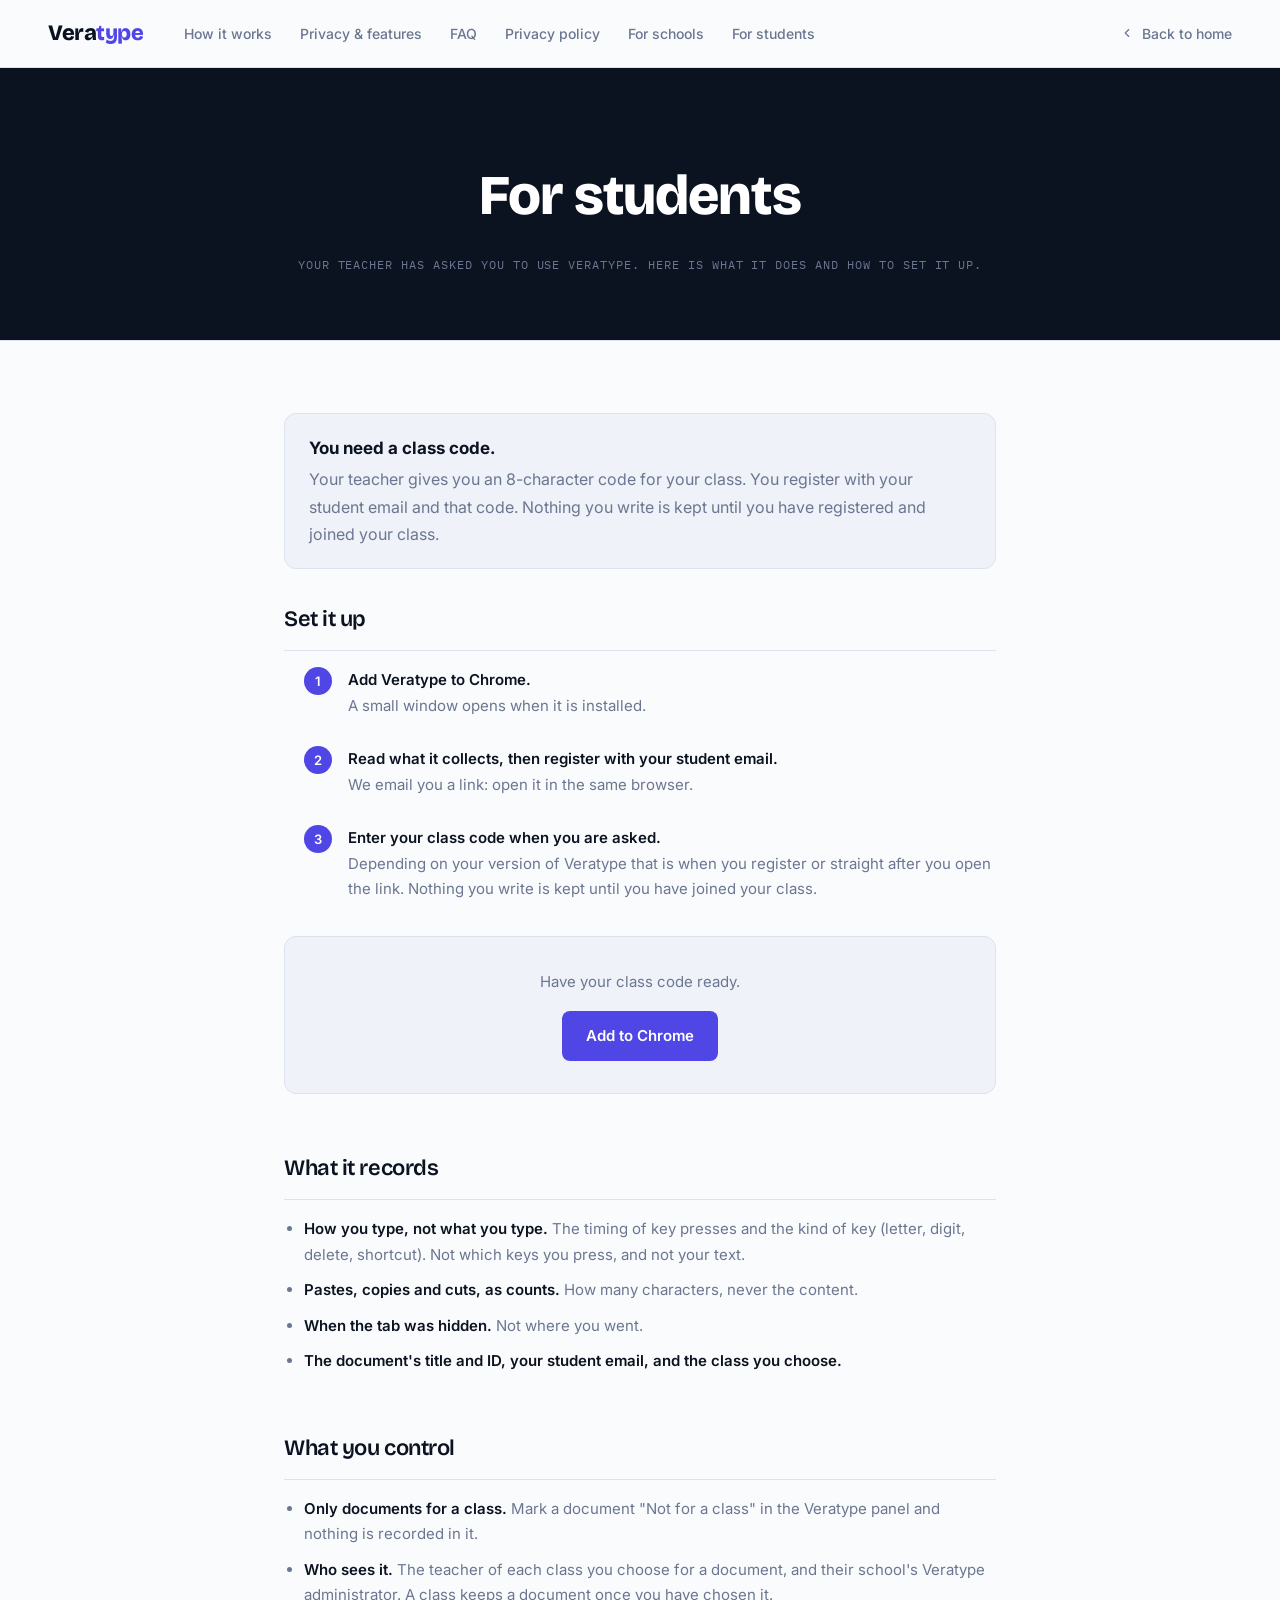
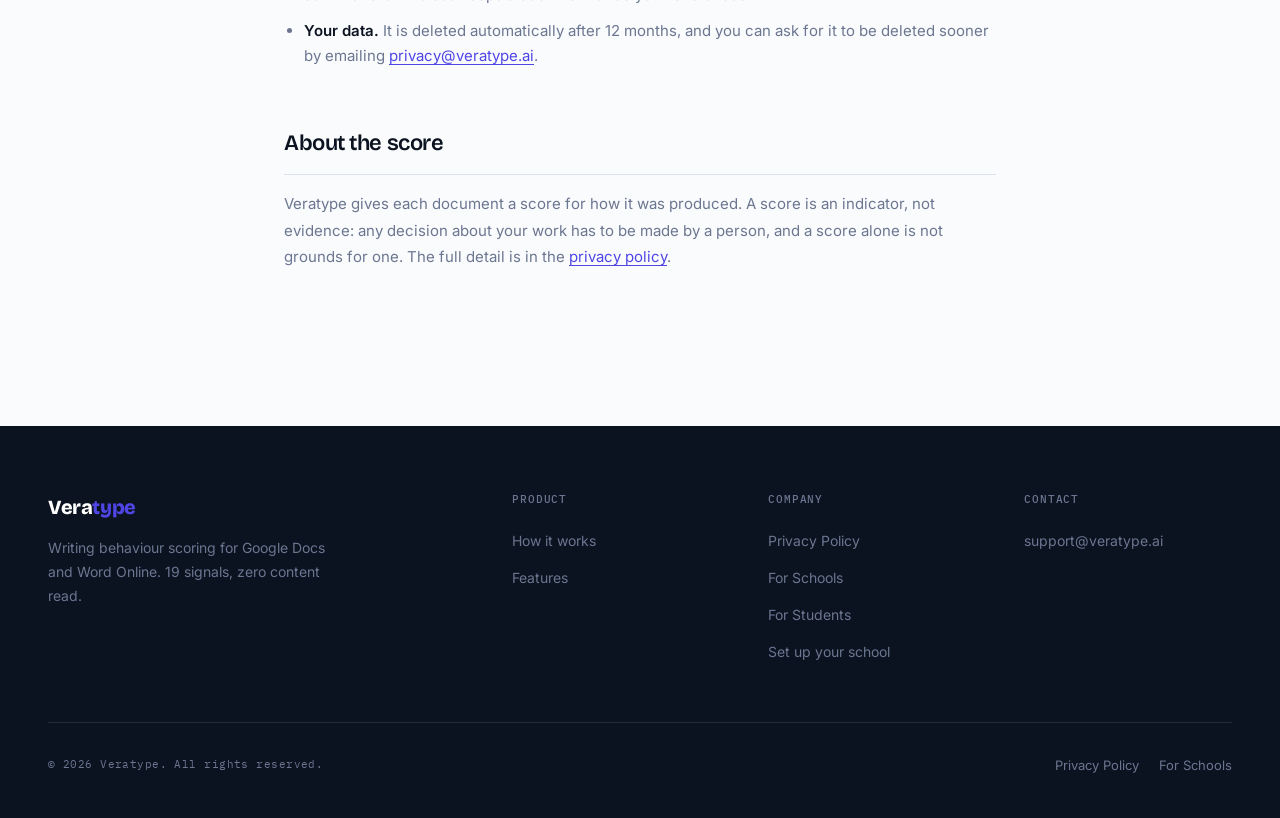
<file: students.html>
<!DOCTYPE html>
<html lang="en">
<head>
  <meta charset="UTF-8" />
  <meta name="viewport" content="width=device-width, initial-scale=1.0" />
  <title>For students | Veratype</title>
  <meta name="description" content="Your teacher has asked you to use Veratype. What it records, what it never does, and how to set it up with your class code." />
  <link rel="canonical" href="https://veratype.ai/students" />
  <meta property="og:title" content="For students | Veratype" />
  <meta property="og:description" content="Your teacher has asked you to use Veratype. What it records, what it never does, and how to set it up with your class code." />
  <meta property="og:type" content="website" />
  <meta property="og:url" content="https://veratype.ai/students" />
  <meta name="twitter:card" content="summary" />
  <meta name="twitter:title" content="For students | Veratype" />
  <meta name="twitter:description" content="Your teacher has asked you to use Veratype. What it records, what it never does, and how to set it up with your class code." />
  <meta name="theme-color" content="#0a1628" />
  <link rel="icon" type="image/png" sizes="32x32" href="favicon-32.png">
  <link rel="icon" type="image/png" sizes="16x16" href="favicon-16.png">
  <link rel="preconnect" href="https://fonts.googleapis.com" />
  <link rel="preconnect" href="https://fonts.gstatic.com" crossorigin />
  <link href="https://fonts.googleapis.com/css2?family=Bricolage+Grotesque:wght@600;800&family=Inter:wght@400;500;600&family=IBM+Plex+Mono:wght@400;500&display=swap" rel="stylesheet" />
  <link rel="stylesheet" href="site.css" />
  <style>

    :root {
      --ink:        #0B1220;
      --ink-soft:   #1C2A42;
      --paper:      #FAFBFD;
      --paper-dim:  #EFF2F8;
      --pulse:      #4F46E5;
      --pulse-deep: #4338CA;
      --line:       #DCE2EE;
      --line-dark:  rgba(255,255,255,0.10);
      --mono-dim:   #6B7690;
    }

    body {
      font-family: 'Inter', -apple-system, BlinkMacSystemFont, sans-serif;
      background: var(--paper);
      color: var(--ink);
      line-height: 1.7;
    }

    /* NAV */
    nav {
      position: sticky;
      top: 0;
      z-index: 100;
      display: flex;
      align-items: center;
      justify-content: space-between;
      padding: 0 48px;
      height: 68px;
      background: rgba(250,251,253,0.85);
      backdrop-filter: blur(8px);
      -webkit-backdrop-filter: blur(8px);
      border-bottom: 1px solid var(--line);
    }

    .nav-links a {
      color: var(--mono-dim);
      text-decoration: none;
      font-size: 14px;
      font-weight: 500;
      transition: color 0.15s;
    }

/* CONTENT */

    .policy-section h3 {
      font-size: 17px;
      font-weight: 600;
      color: var(--ink);
      margin: 28px 0 12px;
    }

    .policy-section table {
      width: 100%;
      border-collapse: collapse;
      margin-bottom: 16px;
      font-size: 14px;
    }

    .policy-section th, .policy-section td {
      text-align: left;
      padding: 12px 16px;
      border-bottom: 1px solid var(--line);
      color: var(--mono-dim);
    }

    .policy-section th {
      font-family: 'IBM Plex Mono', monospace;
      font-size: 11px;
      font-weight: 500;
      letter-spacing: 0.08em;
      text-transform: uppercase;
      color: var(--ink);
      background: var(--paper-dim);
    }

    .cta-box {
      background: var(--paper-dim);
      border: 1px solid var(--line);
      border-radius: 12px;
      padding: 32px;
      text-align: center;
    }

    .cta-box p {
      color: var(--mono-dim);
      margin-bottom: 16px;
    }

    .cta-box a {
      display: inline-block;
      padding: 12px 24px;
      background: var(--pulse);
      border-radius: 8px;
      color: #fff;
      font-size: 15px;
      font-weight: 600;
      text-decoration: none;
      transition: background 0.15s;
    }
    .cta-box a:hover { background: var(--pulse-deep); }

    .content p a, .content li a { color: var(--pulse); text-underline-offset: 3px; }

    /* FOOTER */
    footer {
      background: var(--ink);
      padding: 64px 48px 40px;
    }

    .footer-col a {
      color: var(--mono-dim);
      text-decoration: none;
      font-size: 14px;
      transition: color 0.15s;
    }

    .footer-bottom-links a {
      color: var(--mono-dim);
      text-decoration: none;
      font-size: 13px;
      transition: color 0.15s;
    }

    /* Six links and "Back to home" need about 1,040px. */
    @media (max-width: 1040px) { .nav-links { display: none; } }

    @media (max-width: 960px) {
      nav { padding: 0 24px; }
      .nav-links { display: none; }
      .footer-top { grid-template-columns: 1fr 1fr; }
      footer { padding: 48px 24px 32px; }
    }

    @media (max-width: 600px) {
      nav { padding: 0 20px; }
      footer { padding: 32px 20px; }
      .footer-top { grid-template-columns: 1fr; }
      .footer-bottom { flex-direction: column; align-items: flex-start; }
    }

    .lede { color: var(--mono-dim); font-size: 16px; margin-bottom: 28px; }
    .steps-list { counter-reset: step; list-style: none; padding: 0; margin: 0 0 8px; }
    .steps-list li { counter-increment: step; position: relative; padding: 0 0 18px 44px; color: var(--mono-dim); }
    .steps-list li::before {
      content: counter(step); position: absolute; left: 0; top: 0; width: 28px; height: 28px; border-radius: 50%;
      background: var(--pulse); color: #fff; font-size: 13px; font-weight: 600; display: flex; align-items: center; justify-content: center;
    }
    .steps-list li strong { color: var(--ink); display: block; }
    .code-note { background: var(--paper-dim); border: 1px solid var(--line); border-radius: 12px; padding: 20px 24px; margin-bottom: 32px; }
    .code-note strong { display: block; font-size: 17px; color: var(--ink); margin-bottom: 4px; }
    .code-note p { margin: 0; color: var(--mono-dim); }
  </style>
</head>
<body>

  <a href="#content" class="skip-link">Skip to content</a>

  <nav>
    <div class="nav-left">
      <a href="/" class="nav-logo">Vera<span>type</span></a>
      <ul class="nav-links">
        <li><a href="/#how-it-works">How it works</a></li>
        <li><a href="/#features">Privacy & features</a></li>
        <li><a href="/#faq">FAQ</a></li>
        <li><a href="/privacy">Privacy policy</a></li>
        <li><a href="/trust">For schools</a></li>
        <li><a href="/students">For students</a></li>
      </ul>
    </div>
    <a href="/" class="nav-back">
      <svg width="14" height="14" viewBox="0 0 24 24" fill="none" stroke="currentColor" stroke-width="2" stroke-linecap="round" stroke-linejoin="round"><polyline points="15 18 9 12 15 6"/></svg>
      Back to home
    </a>
  </nav>

  <div class="page-hero">
    <h1>For students</h1>
    <p>Your teacher has asked you to use Veratype. Here is what it does and how to set it up.</p>
  </div>

  <div class="content" id="content" role="main">

    <div class="code-note">
      <strong>You need a class code.</strong>
      <p>Your teacher gives you an 8-character code for your class. You register with your student email and that code. Nothing you write is kept until you have registered and joined your class.</p>
    </div>

    <div class="policy-section" id="set-up">
      <h2>Set it up</h2>
      <ol class="steps-list">
        <li><strong>Add Veratype to Chrome.</strong> A small window opens when it is installed.</li>
        <li><strong>Read what it collects, then register with your student email.</strong> We email you a link: open it in the same browser.</li>
        <li><strong>Enter your class code when you are asked.</strong> Depending on your version of Veratype that is when you register or straight after you open the link. Nothing you write is kept until you have joined your class.</li>
      </ol>
      <div class="cta-box">
        <p>Have your class code ready.</p>
        <a href="https://chromewebstore.google.com/detail/dfjbbmkhmiplmnpcpoeijcimiajknmea" target="_blank" rel="noopener">Add to Chrome</a>
      </div>
    </div>

    <div class="policy-section" id="what-it-records">
      <h2>What it records</h2>
      <ul>
        <li><strong>How you type, not what you type.</strong> The timing of key presses and the kind of key (letter, digit, delete, shortcut). Not which keys you press, and not your text.</li>
        <li><strong>Pastes, copies and cuts, as counts.</strong> How many characters, never the content.</li>
        <li><strong>When the tab was hidden.</strong> Not where you went.</li>
        <li><strong>The document's title and ID, your student email, and the class you choose.</strong></li>
      </ul>
    </div>

    <div class="policy-section" id="your-choices">
      <h2>What you control</h2>
      <ul>
        <li><strong>Only documents for a class.</strong> Mark a document "Not for a class" in the Veratype panel and nothing is recorded in it.</li>
        <li><strong>Who sees it.</strong> The teacher of each class you choose for a document, and their school's Veratype administrator. A class keeps a document once you have chosen it.</li>
        <li><strong>Your data.</strong> It is deleted automatically after 12 months, and you can ask for it to be deleted sooner by emailing <a href="mailto:privacy@veratype.ai">privacy@veratype.ai</a>.</li>
      </ul>
    </div>

    <div class="policy-section" id="the-score">
      <h2>About the score</h2>
      <p>Veratype gives each document a score for how it was produced. A score is an indicator, not evidence: any decision about your work has to be made by a person, and a score alone is not grounds for one. The full detail is in the <a href="/privacy">privacy policy</a>.</p>
    </div>

  </div>

  <footer>
    <div class="footer-top">
      <div class="footer-brand">
        <h3>Vera<span>type</span></h3>
        <p>Writing behaviour scoring for Google Docs and Word Online. 19 signals, zero content read.</p>
      </div>
      <div class="footer-col">
        <h4>Product</h4>
        <ul>
          <li><a href="/#how-it-works">How it works</a></li>
          <li><a href="/#features">Features</a></li>
        </ul>
      </div>
      <div class="footer-col">
        <h4>Company</h4>
        <ul>
          <li><a href="/privacy">Privacy Policy</a></li>
          <li><a href="/trust">For Schools</a></li>
          <li><a href="/students">For Students</a></li>
          <li><a href="/get-started">Set up your school</a></li>
        </ul>
      </div>
      <div class="footer-col">
        <h4>Contact</h4>
        <ul>
          <li><a href="mailto:support@veratype.ai">support@veratype.ai</a></li>
        </ul>
      </div>
    </div>
    <div class="footer-bottom">
      <p>&copy; 2026 Veratype. All rights reserved.</p>
      <ul class="footer-bottom-links">
        <li><a href="/privacy">Privacy Policy</a></li>
        <li><a href="/trust">For Schools</a></li>
      </ul>
    </div>
  </footer>


</body>
</html>
</file>
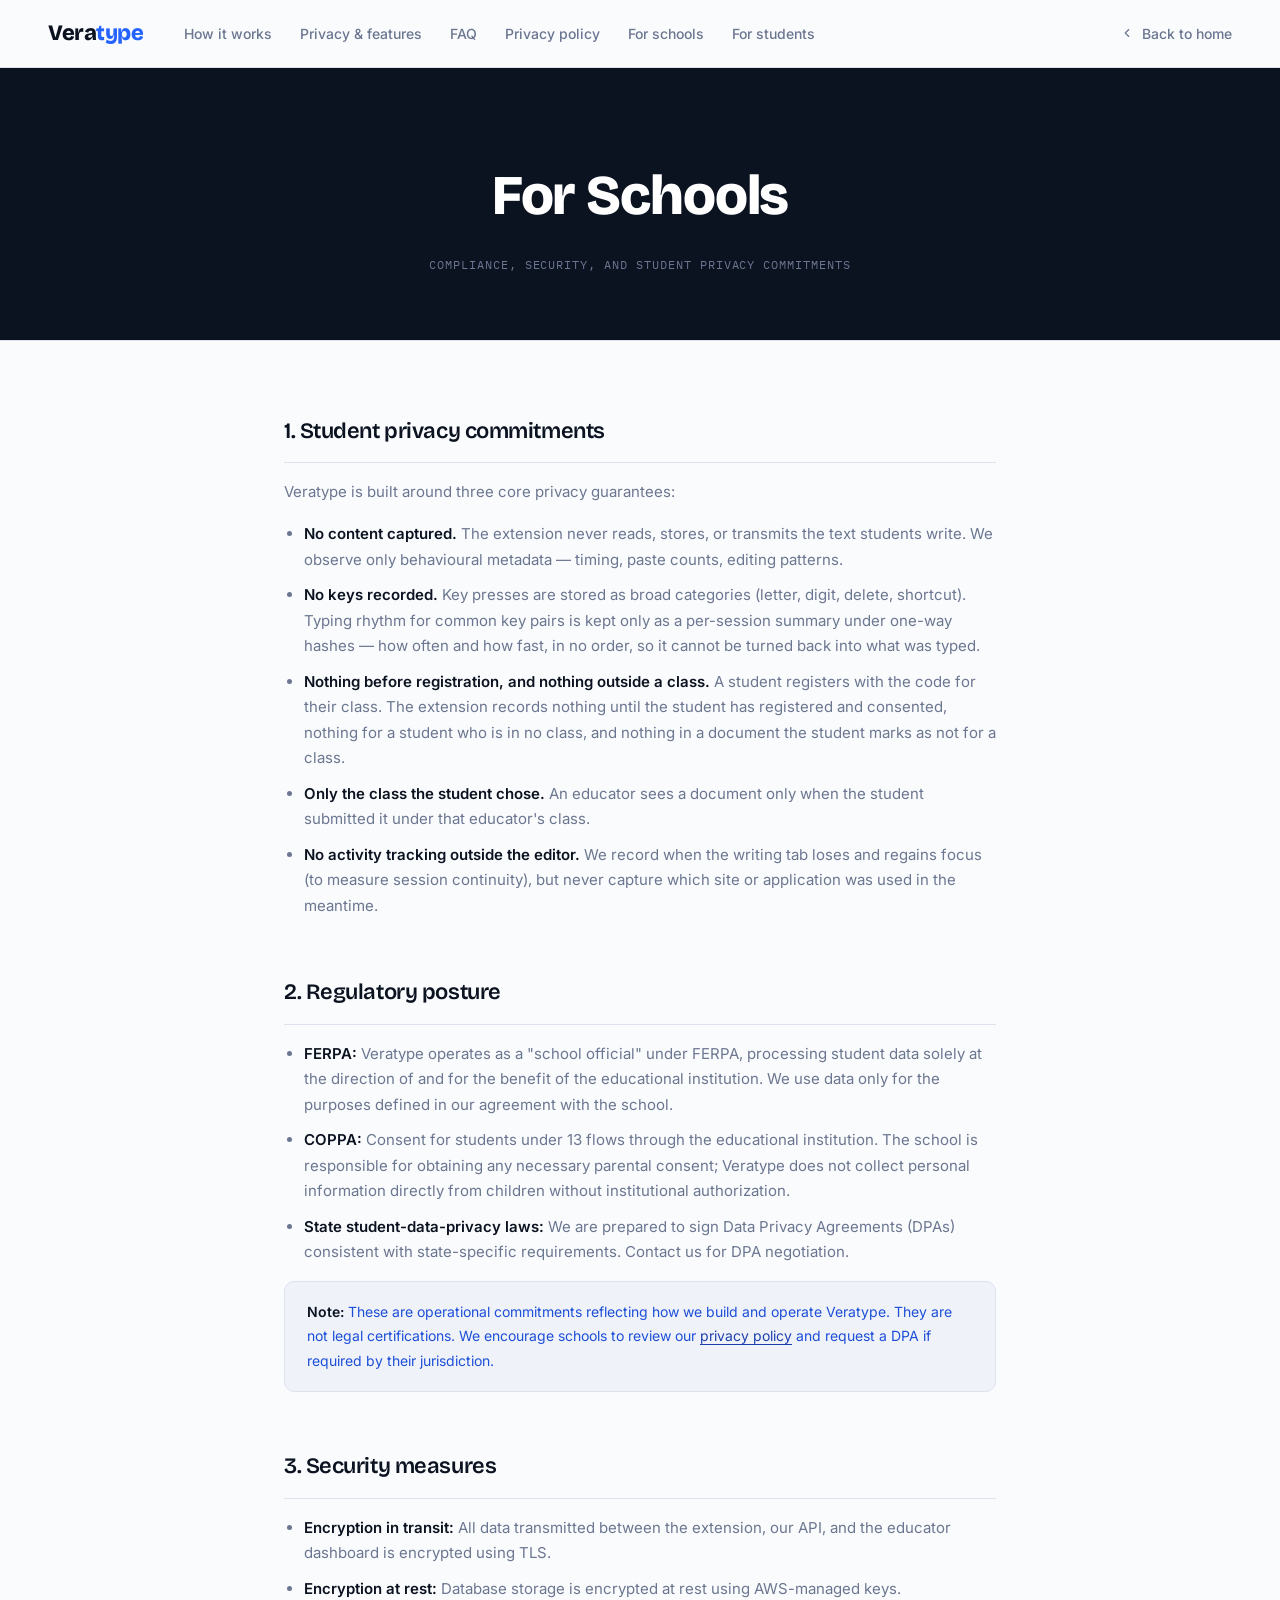
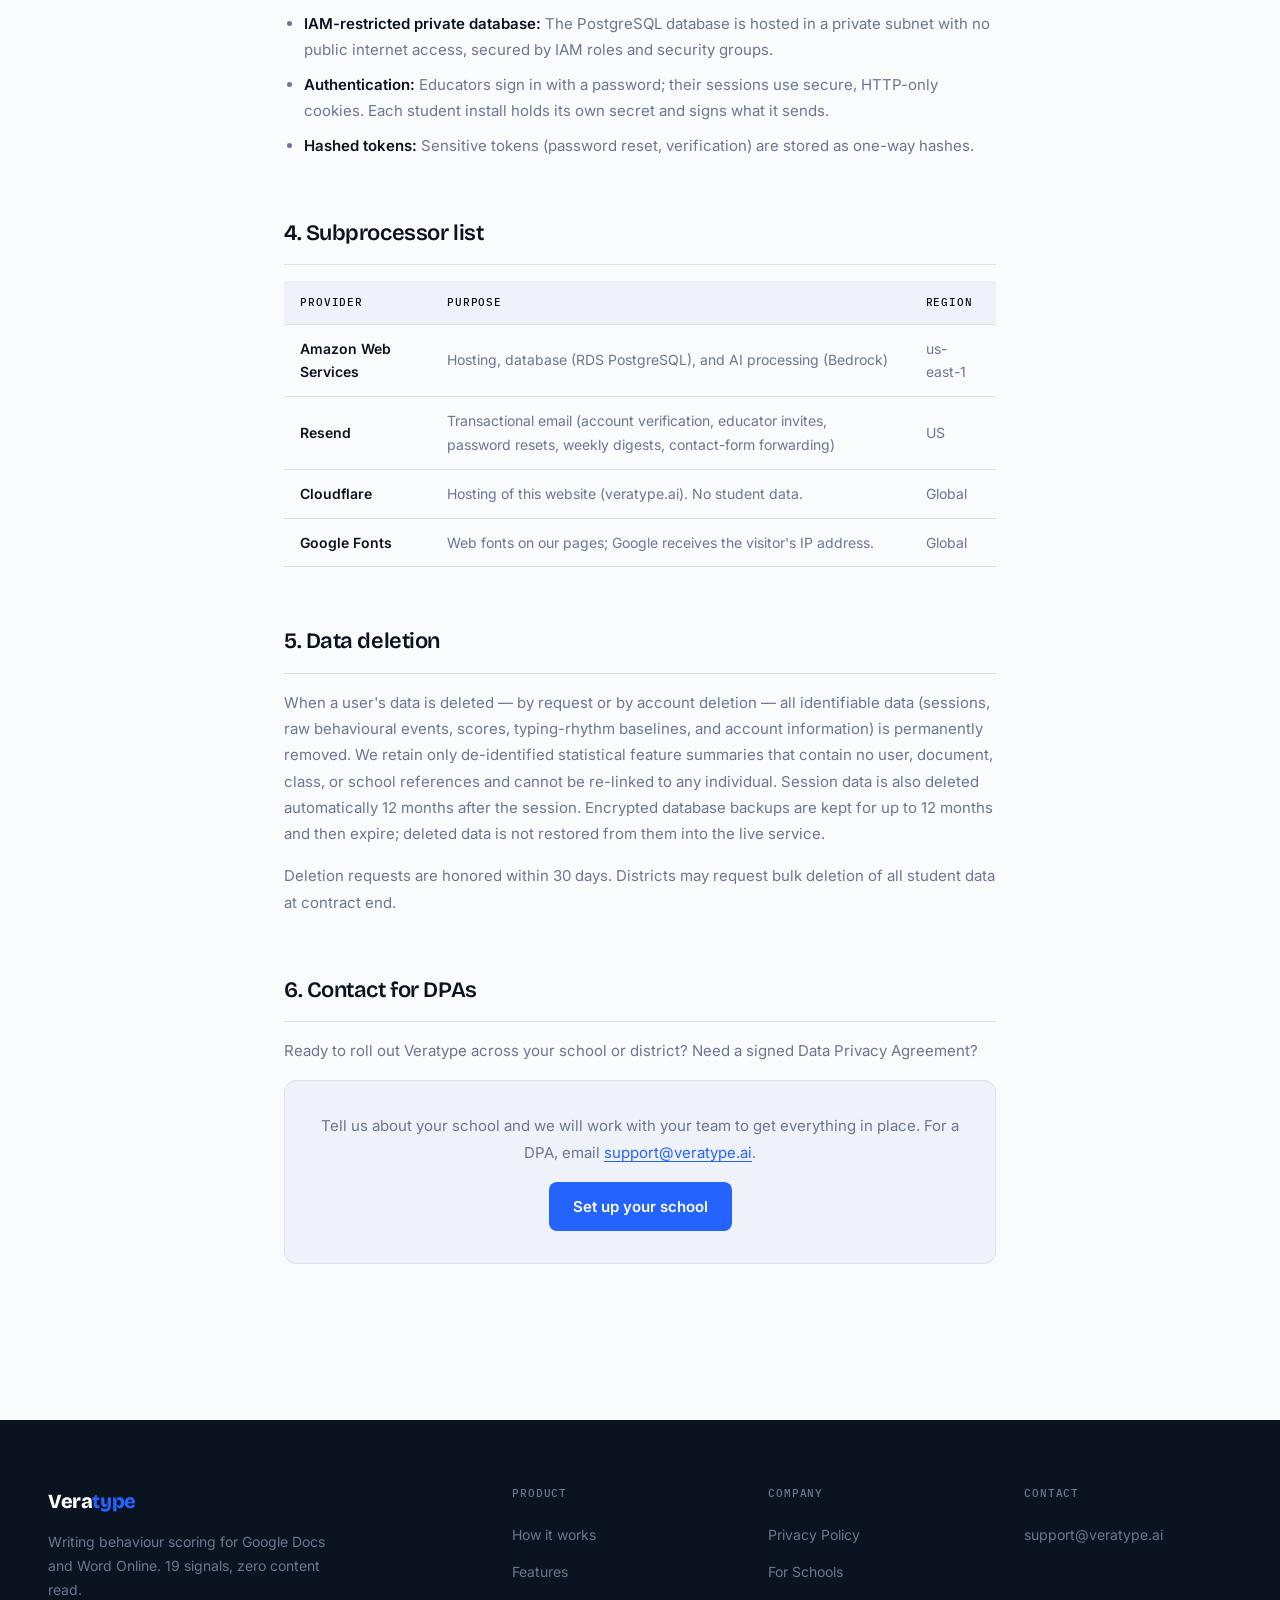
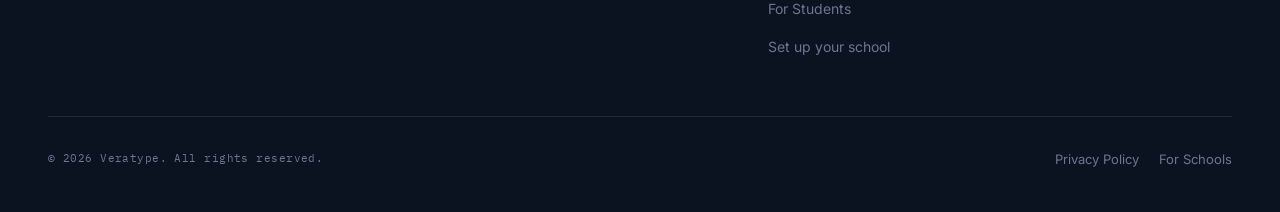
<file: trust.html>
<!DOCTYPE html>
<html lang="en">
<head>
  <meta charset="UTF-8" />
  <meta name="viewport" content="width=device-width, initial-scale=1.0" />
  <title>For Schools — Compliance & Security | Veratype</title>
  <meta name="description" content="Veratype's compliance posture, security measures, and student privacy commitments for schools and districts." />
  <link rel="canonical" href="https://veratype.ai/trust" />
  <meta property="og:title" content="For Schools — Compliance & Security | Veratype" />
  <meta property="og:description" content="Veratype's compliance posture, security measures, and student privacy commitments for schools and districts." />
  <meta property="og:type" content="website" />
  <meta property="og:url" content="https://veratype.ai/trust" />
  <meta name="twitter:card" content="summary" />
  <meta name="twitter:title" content="For Schools — Compliance & Security | Veratype" />
  <meta name="twitter:description" content="Veratype's compliance posture, security measures, and student privacy commitments for schools and districts." />
  <meta name="theme-color" content="#0a1628" />
  <link rel="icon" type="image/png" sizes="32x32" href="favicon-32.png">
  <link rel="icon" type="image/png" sizes="16x16" href="favicon-16.png">
  <link rel="preconnect" href="https://fonts.googleapis.com" />
  <link rel="preconnect" href="https://fonts.gstatic.com" crossorigin />
  <link href="https://fonts.googleapis.com/css2?family=Bricolage+Grotesque:wght@600;800&family=Inter:wght@400;500;600&family=IBM+Plex+Mono:wght@400;500&display=swap" rel="stylesheet" />
  <link rel="stylesheet" href="site.css" />
  <style>

    :root {
      --ink:        #0B1220;
      --ink-soft:   #1C2A42;
      --paper:      #FAFBFD;
      --paper-dim:  #EFF2F8;
      --pulse:      #2563FF;
      --pulse-deep: #1D4FD8;
      --line:       #DCE2EE;
      --line-dark:  rgba(255,255,255,0.10);
      --mono-dim:   #6B7690;
    }

    body {
      font-family: 'Inter', -apple-system, BlinkMacSystemFont, sans-serif;
      background: var(--paper);
      color: var(--ink);
      line-height: 1.7;
    }

    /* NAV */
    nav {
      position: sticky;
      top: 0;
      z-index: 100;
      display: flex;
      align-items: center;
      justify-content: space-between;
      padding: 0 48px;
      height: 68px;
      background: rgba(250,251,253,0.85);
      backdrop-filter: blur(8px);
      -webkit-backdrop-filter: blur(8px);
      border-bottom: 1px solid var(--line);
    }

    .nav-links a {
      color: var(--mono-dim);
      text-decoration: none;
      font-size: 14px;
      font-weight: 500;
      transition: color 0.15s;
    }

/* CONTENT */

    .policy-section h3 {
      font-size: 17px;
      font-weight: 600;
      color: var(--ink);
      margin: 28px 0 12px;
    }

    .policy-section table {
      width: 100%;
      border-collapse: collapse;
      margin-bottom: 16px;
      font-size: 14px;
    }

    .policy-section th, .policy-section td {
      text-align: left;
      padding: 12px 16px;
      border-bottom: 1px solid var(--line);
      color: var(--mono-dim);
    }

    .policy-section th {
      font-family: 'IBM Plex Mono', monospace;
      font-size: 11px;
      font-weight: 500;
      letter-spacing: 0.08em;
      text-transform: uppercase;
      color: var(--ink);
      background: var(--paper-dim);
    }

    .cta-box {
      background: var(--paper-dim);
      border: 1px solid var(--line);
      border-radius: 12px;
      padding: 32px;
      text-align: center;
    }

    .cta-box p {
      color: var(--mono-dim);
      margin-bottom: 16px;
    }

    .cta-box > a {
      display: inline-block;
      padding: 12px 24px;
      background: var(--pulse);
      border-radius: 8px;
      color: #fff;
      font-size: 15px;
      font-weight: 600;
      text-decoration: none;
      transition: background 0.15s;
    }
    .cta-box > a:hover { background: var(--pulse-deep); }

    .content p a, .content li a { color: var(--pulse); text-underline-offset: 3px; }

    /* FOOTER */
    footer {
      background: var(--ink);
      padding: 64px 48px 40px;
    }

    .footer-col a {
      color: var(--mono-dim);
      text-decoration: none;
      font-size: 14px;
      transition: color 0.15s;
    }

    .footer-bottom-links a {
      color: var(--mono-dim);
      text-decoration: none;
      font-size: 13px;
      transition: color 0.15s;
    }

    /* Six links and "Back to home" need about 1,040px. */
    @media (max-width: 1040px) { .nav-links { display: none; } }

    @media (max-width: 960px) {
      nav { padding: 0 24px; }
      .nav-links { display: none; }
      .footer-top { grid-template-columns: 1fr 1fr; }
      footer { padding: 48px 24px 32px; }
    }

    @media (max-width: 600px) {
      nav { padding: 0 20px; }
      footer { padding: 32px 20px; }
      .footer-top { grid-template-columns: 1fr; }
      .footer-bottom { flex-direction: column; align-items: flex-start; }
    }
  </style>
</head>
<body>

  <a href="#content" class="skip-link">Skip to content</a>

  <nav>
    <div class="nav-left">
      <a href="/" class="nav-logo">Vera<span>type</span></a>
      <ul class="nav-links">
        <li><a href="/#how-it-works">How it works</a></li>
        <li><a href="/#features">Privacy & features</a></li>
        <li><a href="/#faq">FAQ</a></li>
        <li><a href="/privacy">Privacy policy</a></li>
        <li><a href="/trust">For schools</a></li>
        <li><a href="/students">For students</a></li>
      </ul>
    </div>
    <a href="/" class="nav-back">
      <svg width="14" height="14" viewBox="0 0 24 24" fill="none" stroke="currentColor" stroke-width="2" stroke-linecap="round" stroke-linejoin="round"><polyline points="15 18 9 12 15 6"/></svg>
      Back to home
    </a>
  </nav>

  <div class="page-hero">
    <h1>For Schools</h1>
    <p>Compliance, security, and student privacy commitments</p>
  </div>

  <div class="content" id="content" role="main">

    <div class="policy-section" id="student-privacy">
      <h2>1. Student privacy commitments</h2>
      <p>Veratype is built around three core privacy guarantees:</p>
      <ul>
        <li><strong>No content captured.</strong> The extension never reads, stores, or transmits the text students write. We observe only behavioural metadata — timing, paste counts, editing patterns.</li>
        <li><strong>No keys recorded.</strong> Key presses are stored as broad categories (letter, digit, delete, shortcut). Typing rhythm for common key pairs is kept only as a per-session summary under one-way hashes — how often and how fast, in no order, so it cannot be turned back into what was typed.</li>
        <li><strong>Nothing before registration, and nothing outside a class.</strong> A student registers with the code for their class. The extension records nothing until the student has registered and consented, nothing for a student who is in no class, and nothing in a document the student marks as not for a class.</li>
        <li><strong>Only the class the student chose.</strong> An educator sees a document only when the student submitted it under that educator's class.</li>
        <li><strong>No activity tracking outside the editor.</strong> We record when the writing tab loses and regains focus (to measure session continuity), but never capture which site or application was used in the meantime.</li>
      </ul>
    </div>

    <div class="policy-section" id="regulatory">
      <h2>2. Regulatory posture</h2>
      <ul>
        <li><strong>FERPA:</strong> Veratype operates as a "school official" under FERPA, processing student data solely at the direction of and for the benefit of the educational institution. We use data only for the purposes defined in our agreement with the school.</li>
        <li><strong>COPPA:</strong> Consent for students under 13 flows through the educational institution. The school is responsible for obtaining any necessary parental consent; Veratype does not collect personal information directly from children without institutional authorization.</li>
        <li><strong>State student-data-privacy laws:</strong> We are prepared to sign Data Privacy Agreements (DPAs) consistent with state-specific requirements. Contact us for DPA negotiation.</li>
      </ul>
      <div class="highlight-box">
        <p><strong>Note:</strong> These are operational commitments reflecting how we build and operate Veratype. They are not legal certifications. We encourage schools to review our <a href="/privacy" style="color:#1e40af;">privacy policy</a> and request a DPA if required by their jurisdiction.</p>
      </div>
    </div>

    <div class="policy-section" id="security">
      <h2>3. Security measures</h2>
      <ul>
        <li><strong>Encryption in transit:</strong> All data transmitted between the extension, our API, and the educator dashboard is encrypted using TLS.</li>
        <li><strong>Encryption at rest:</strong> Database storage is encrypted at rest using AWS-managed keys.</li>
        <li><strong>IAM-restricted private database:</strong> The PostgreSQL database is hosted in a private subnet with no public internet access, secured by IAM roles and security groups.</li>
        <li><strong>Authentication:</strong> Educators sign in with a password; their sessions use secure, HTTP-only cookies. Each student install holds its own secret and signs what it sends.</li>
        <li><strong>Hashed tokens:</strong> Sensitive tokens (password reset, verification) are stored as one-way hashes.</li>
      </ul>
    </div>

    <div class="policy-section" id="subprocessors">
      <h2>4. Subprocessor list</h2>
      <table>
        <thead>
          <tr>
            <th>Provider</th>
            <th>Purpose</th>
            <th>Region</th>
          </tr>
        </thead>
        <tbody>
          <tr>
            <td><strong>Amazon Web Services</strong></td>
            <td>Hosting, database (RDS PostgreSQL), and AI processing (Bedrock)</td>
            <td>us-east-1</td>
          </tr>
          <tr>
            <td><strong>Resend</strong></td>
            <td>Transactional email (account verification, educator invites, password resets, weekly digests, contact-form forwarding)</td>
            <td>US</td>
          </tr>
          <tr>
            <td><strong>Cloudflare</strong></td>
            <td>Hosting of this website (veratype.ai). No student data.</td>
            <td>Global</td>
          </tr>
          <tr>
            <td><strong>Google Fonts</strong></td>
            <td>Web fonts on our pages; Google receives the visitor's IP address.</td>
            <td>Global</td>
          </tr>
        </tbody>
      </table>
    </div>

    <div class="policy-section" id="data-deletion">
      <h2>5. Data deletion</h2>
      <p>When a user's data is deleted — by request or by account deletion — all identifiable data (sessions, raw behavioural events, scores, typing-rhythm baselines, and account information) is permanently removed. We retain only de-identified statistical feature summaries that contain no user, document, class, or school references and cannot be re-linked to any individual. Session data is also deleted automatically 12 months after the session. Encrypted database backups are kept for up to 12 months and then expire; deleted data is not restored from them into the live service.</p>
      <p>Deletion requests are honored within 30 days. Districts may request bulk deletion of all student data at contract end.</p>
    </div>

    <div class="policy-section" id="contact-dpa">
      <h2>6. Contact for DPAs</h2>
      <p>Ready to roll out Veratype across your school or district? Need a signed Data Privacy Agreement?</p>
      <div class="cta-box">
        <p>Tell us about your school and we will work with your team to get everything in place. For a DPA, email <a href="mailto:support@veratype.ai">support@veratype.ai</a>.</p>
        <a href="/get-started">Set up your school</a>
      </div>
    </div>

  </div>

  <footer>
    <div class="footer-top">
      <div class="footer-brand">
        <h3>Vera<span>type</span></h3>
        <p>Writing behaviour scoring for Google Docs and Word Online. 19 signals, zero content read.</p>
      </div>
      <div class="footer-col">
        <h4>Product</h4>
        <ul>
          <li><a href="/#how-it-works">How it works</a></li>
          <li><a href="/#features">Features</a></li>
        </ul>
      </div>
      <div class="footer-col">
        <h4>Company</h4>
        <ul>
          <li><a href="/privacy">Privacy Policy</a></li>
          <li><a href="/trust">For Schools</a></li>
          <li><a href="/students">For Students</a></li>
          <li><a href="/get-started">Set up your school</a></li>
        </ul>
      </div>
      <div class="footer-col">
        <h4>Contact</h4>
        <ul>
          <li><a href="mailto:support@veratype.ai">support@veratype.ai</a></li>
        </ul>
      </div>
    </div>
    <div class="footer-bottom">
      <p>&copy; 2026 Veratype. All rights reserved.</p>
      <ul class="footer-bottom-links">
        <li><a href="/privacy">Privacy Policy</a></li>
        <li><a href="/trust">For Schools</a></li>
      </ul>
    </div>
  </footer>


</body>
</html>
</file>
<file: site.css>
/* Rules shared by the site's pages (index, privacy, trust). Each page loads this
   file first and then its own <style> block, which holds what only that page uses.
   A rule belongs here only if every page that needs it wants exactly the same thing. */

*, *::before, *::after { box-sizing: border-box; margin: 0; padding: 0; }

html { scroll-behavior: smooth; }

.skip-link {
  position: absolute;
  top: -100%;
  left: 16px;
  background: var(--pulse);
  color: #fff;
  padding: 8px 16px;
  border-radius: 0 0 6px 6px;
  font-size: 14px;
  font-weight: 600;
  z-index: 200;
  text-decoration: none;
}

.skip-link:focus { top: 0; }

:focus-visible {
  outline: 2px solid var(--pulse);
  outline-offset: 2px;
}

.nav-left {
  display: flex;
  align-items: center;
  gap: 40px;
}

.nav-logo {
  font-family: 'Bricolage Grotesque', sans-serif;
  font-size: 22px;
  font-weight: 800;
  color: var(--ink);
  text-decoration: none;
  letter-spacing: -0.02em;
}

.nav-logo span {
  color: var(--pulse);
}

.nav-links {
  display: flex;
  gap: 28px;
  list-style: none;
}

.nav-links a:hover { color: var(--ink); }

.footer-top {
  display: grid;
  grid-template-columns: 2fr 1fr 1fr 1fr;
  gap: 48px;
  margin-bottom: 56px;
}

.footer-brand h3 {
  font-family: 'Bricolage Grotesque', sans-serif;
  font-size: 20px;
  font-weight: 800;
  color: #fff;
  letter-spacing: -0.02em;
  margin-bottom: 12px;
}

.footer-brand h3 span { color: var(--pulse); }

.footer-brand p {
  font-size: 14px;
  color: var(--mono-dim);
  line-height: 1.7;
  max-width: 280px;
}

.footer-col h4 {
  font-family: 'IBM Plex Mono', monospace;
  font-size: 11px;
  font-weight: 500;
  letter-spacing: 0.08em;
  text-transform: uppercase;
  color: var(--mono-dim);
  margin-bottom: 18px;
}

.footer-col ul { list-style: none; display: flex; flex-direction: column; gap: 10px; }

.footer-col a:hover { color: #fff; }

.footer-bottom {
  border-top: 1px solid var(--line-dark);
  padding-top: 28px;
  display: flex;
  justify-content: space-between;
  align-items: center;
  flex-wrap: wrap;
  gap: 12px;
}

.footer-bottom p {
  font-family: 'IBM Plex Mono', monospace;
  font-size: 11px;
  letter-spacing: 0.04em;
  color: var(--mono-dim);
}

.footer-bottom-links {
  display: flex;
  gap: 20px;
  list-style: none;
}

.footer-bottom-links a:hover { color: #fff; }

.nav-back {
  display: inline-flex;
  align-items: center;
  gap: 8px;
  color: var(--mono-dim);
  text-decoration: none;
  font-size: 14px;
  font-weight: 500;
  transition: color 0.15s;
}

.nav-back:hover { color: var(--ink); }

.page-hero {
  padding: 80px 24px 64px;
  text-align: center;
  border-bottom: 1px solid var(--line);
  background: var(--ink);
}

.page-hero h1 {
  font-family: 'Bricolage Grotesque', sans-serif;
  font-size: clamp(32px, 5vw, 56px);
  font-weight: 800;
  letter-spacing: -0.02em;
  margin-bottom: 12px;
  color: #fff;
}

.page-hero p {
  font-family: 'IBM Plex Mono', monospace;
  font-size: 12px;
  letter-spacing: 0.08em;
  text-transform: uppercase;
  color: var(--mono-dim);
}

.content {
  max-width: 760px;
  margin: 0 auto;
  padding: 72px 24px 100px;
}

.policy-section {
  margin-bottom: 56px;
  scroll-margin-top: 100px;
}

.policy-section h2 {
  font-family: 'Bricolage Grotesque', sans-serif;
  font-size: 22px;
  font-weight: 600;
  letter-spacing: -0.02em;
  color: var(--ink);
  margin-bottom: 16px;
  padding-bottom: 12px;
  border-bottom: 1px solid var(--line);
}

.policy-section p {
  color: var(--mono-dim);
  font-size: 15px;
  margin-bottom: 16px;
  line-height: 1.75;
}

.policy-section ul, .policy-section ol {
  padding-left: 20px;
  margin-bottom: 16px;
}

.policy-section li {
  color: var(--mono-dim);
  font-size: 15px;
  margin-bottom: 10px;
  line-height: 1.7;
}

.policy-section strong {
  color: var(--ink);
  font-weight: 600;
}

.highlight-box {
  background: var(--paper-dim);
  border: 1px solid var(--line);
  border-radius: 10px;
  padding: 18px 22px;
  margin-bottom: 16px;
}

.highlight-box p {
  color: var(--pulse-deep);
  margin: 0;
  font-size: 14px;
}
</file>
